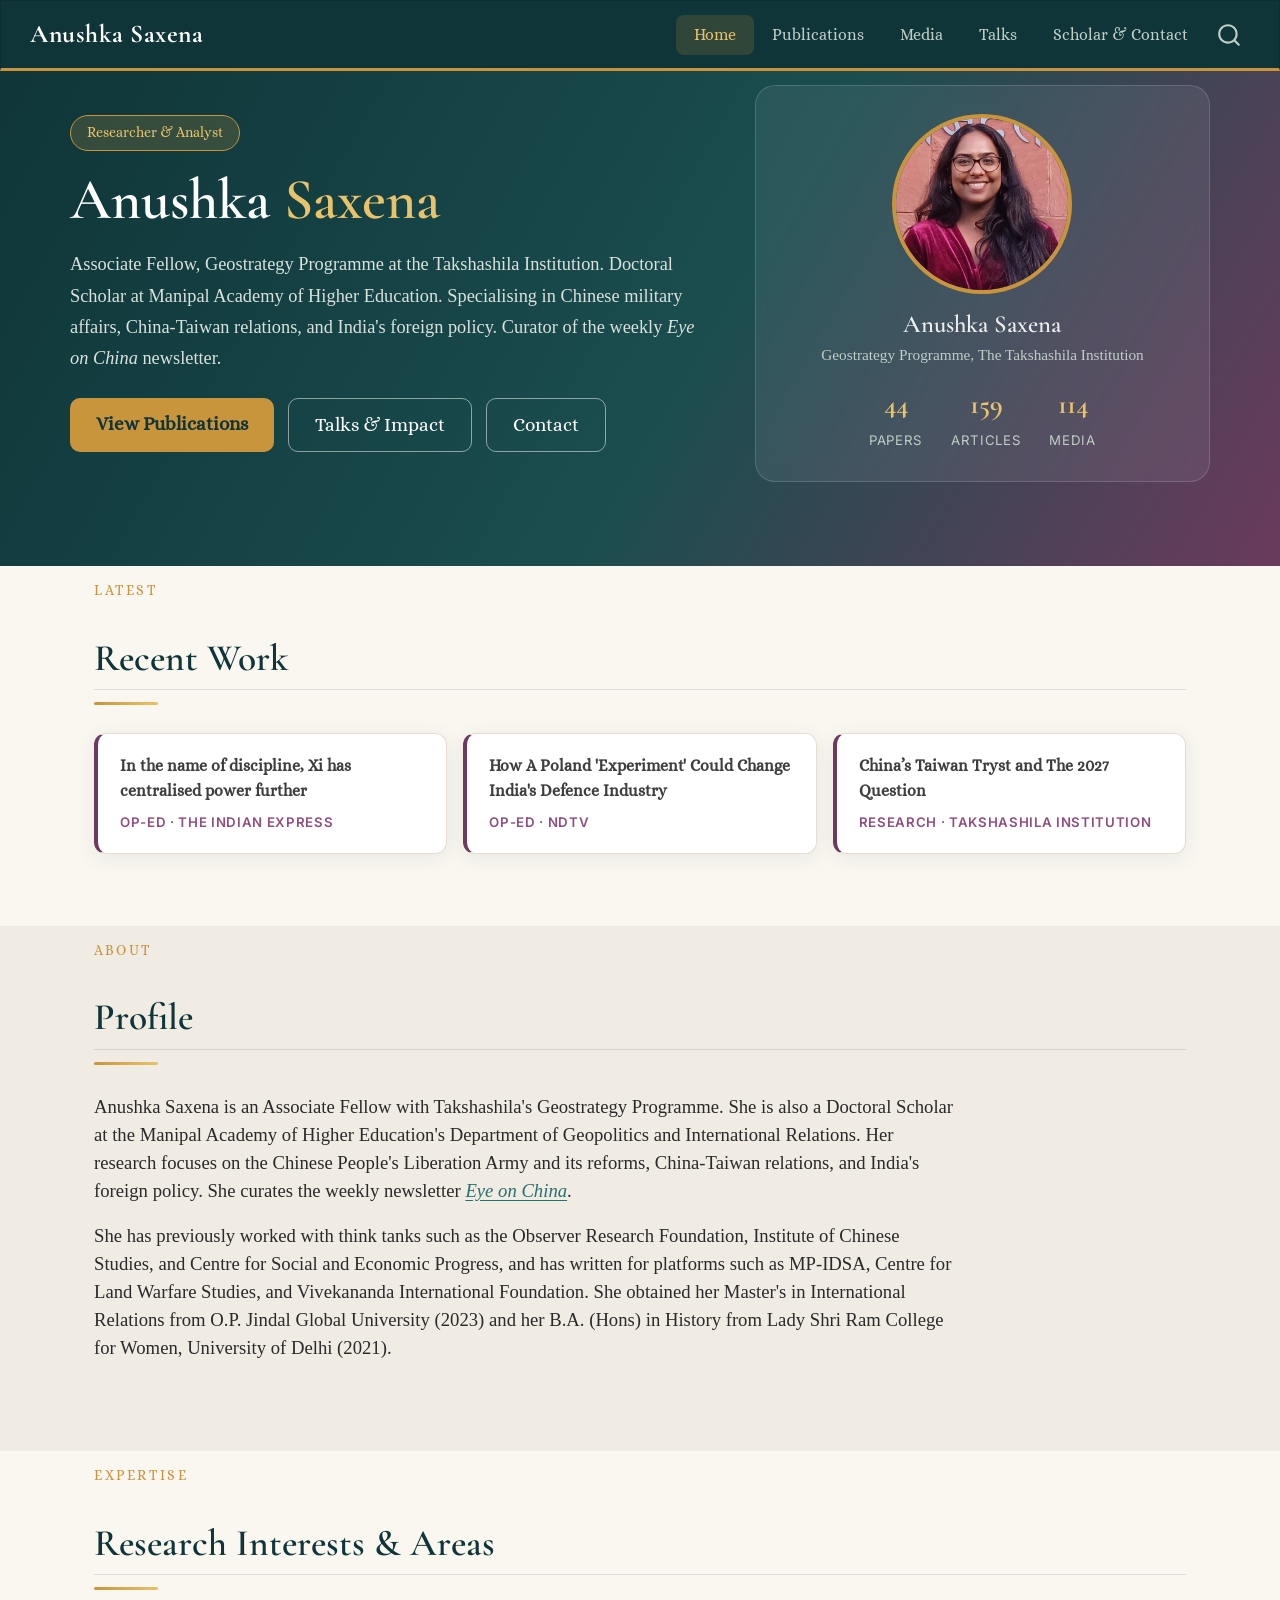
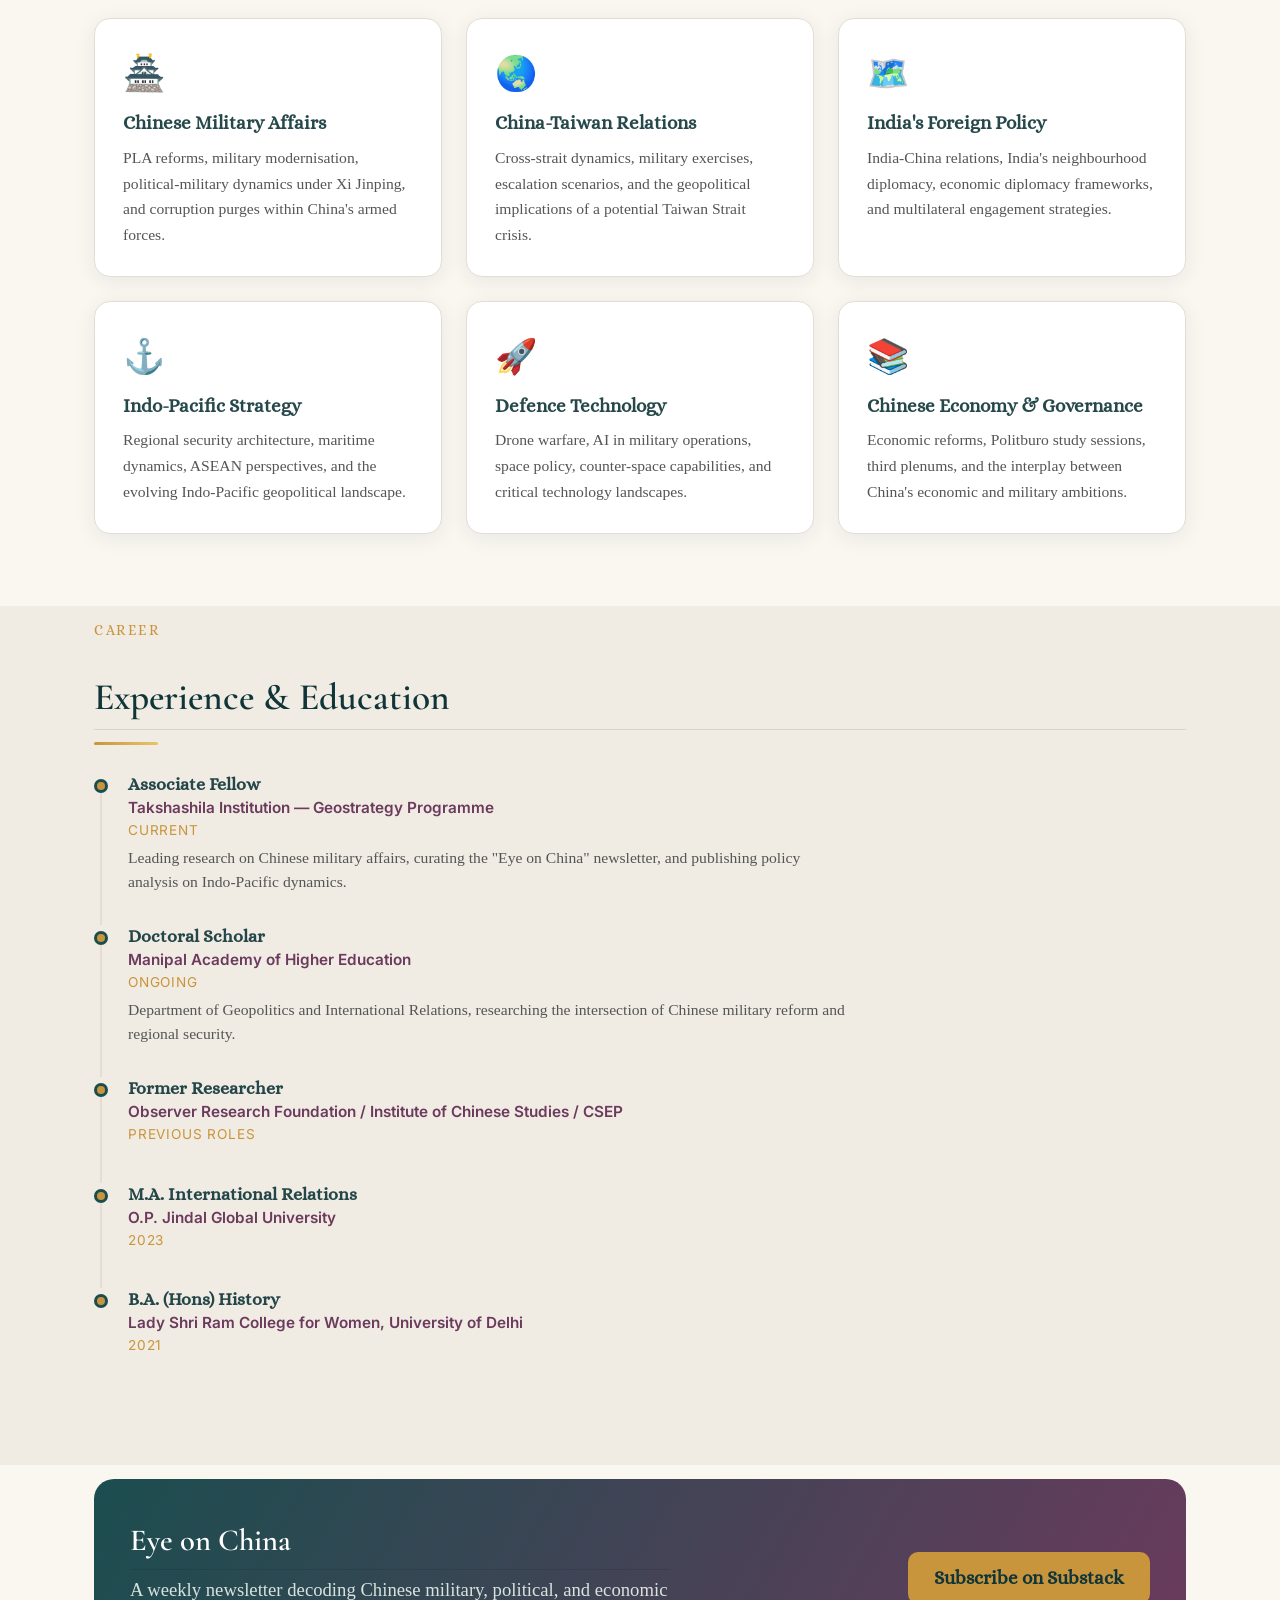
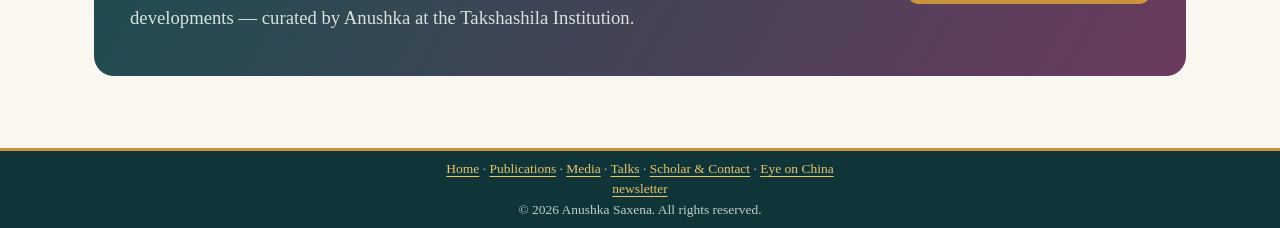
<file: index.html>
<!DOCTYPE html>
<html xmlns="http://www.w3.org/1999/xhtml" lang="en" xml:lang="en"><head>

<meta charset="utf-8">
<meta name="generator" content="quarto-1.11.9">

<meta name="viewport" content="width=device-width, initial-scale=1.0, user-scalable=yes">

<meta name="description" content="Associate Fellow at the Takshashila Institution specialising in Chinese military affairs, China-Taiwan relations, and India’s foreign policy.">

<title>Anushka Saxena | Researcher &amp; Analyst – Anushka Saxena</title>
<style>
/* Default styles provided by pandoc.
** See https://pandoc.org/MANUAL.html#variables-for-html for config info.
*/
span.smallcaps{font-variant: small-caps;}
div.columns{display: flex; gap: 1.5em;}
div.column{flex: auto;}
@media screen {
div.columns{gap: min(4vw, 1.5em);}
div.column{overflow-x: auto;}
}
div.hanging-indent{margin-left: 1.5em; text-indent: -1.5em;}
ul.task-list{list-style: none;}
ul.task-list li input[type="checkbox"] {
  width: 0.8em;
  margin: 0 0.8em 0.2em -1em; /* quarto-specific, see https://github.com/quarto-dev/quarto-cli/issues/4556 */ 
  vertical-align: middle;
}
</style>


<script src="site_libs/quarto-nav/quarto-nav.js"></script>
<script src="site_libs/quarto-nav/headroom.min.js"></script>
<script src="site_libs/clipboard/clipboard.min.js"></script>
<script src="site_libs/quarto-search/autocomplete.umd.js"></script>
<script src="site_libs/quarto-search/fuse.min.js"></script>
<script src="site_libs/quarto-search/quarto-search.js"></script>
<meta name="quarto:offset" content="./">
<link href="./assets/favicon.png" rel="icon" type="image/png">
<script src="site_libs/quarto-html/quarto.js" type="module"></script>
<script src="site_libs/quarto-html/tabsets/tabsets.js" type="module"></script>
<script src="site_libs/quarto-html/scrollable-regions/scrollable-regions.js" type="module"></script>
<script src="site_libs/quarto-html/popper.min.js"></script>
<script src="site_libs/quarto-html/tippy.umd.min.js"></script>
<script src="site_libs/quarto-html/anchor.min.js"></script>
<link href="site_libs/quarto-html/tippy.css" rel="stylesheet">
<link href="site_libs/quarto-html/quarto-syntax-highlighting-63b5708e65d6cd79cd7618c58d0c21e7.css" rel="stylesheet" id="quarto-text-highlighting-styles">
<script src="site_libs/bootstrap/bootstrap.min.js"></script>
<link href="site_libs/bootstrap/bootstrap-icons.css" rel="stylesheet">
<link href="site_libs/bootstrap/bootstrap-dee13b75c9d955c83fed9f02a4a6c469.min.css" rel="stylesheet" append-hash="true" id="quarto-bootstrap" data-mode="light">
<script id="quarto-search-options" type="application/json">{
  "location": "navbar",
  "copy-button": false,
  "collapse-after": 3,
  "panel-placement": "end",
  "type": "overlay",
  "limit": 50,
  "keyboard-shortcut": [
    "f",
    "/",
    "s"
  ],
  "show-item-context": false,
  "language": {
    "search-no-results-text": "No results",
    "search-matching-documents-text": "matching documents",
    "search-copy-link-title": "Copy link to search",
    "search-hide-matches-text": "Hide additional matches",
    "search-more-match-text": "more match in this document",
    "search-more-matches-text": "more matches in this document",
    "search-clear-button-title": "Clear",
    "search-text-placeholder": "",
    "search-detached-cancel-button-title": "Cancel",
    "search-submit-button-title": "Submit",
    "search-label": "Search"
  }
}</script>
<script type="application/ld+json">
{
  "@context": "https://schema.org",
  "@type": "Person",
  "name": "Anushka Saxena",
  "url": "https://anushkasaxena.com",
  "image": "https://anushkasaxena.com/assets/anushka-photo.jpg",
  "jobTitle": "Staff Research Analyst",
  "worksFor": {
    "@type": "Organization",
    "name": "The Takshashila Institution",
    "url": "https://takshashila.org.in"
  },
  "alumniOf": [
    { "@type": "CollegeOrUniversity", "name": "O.P. Jindal Global University" },
    { "@type": "CollegeOrUniversity", "name": "Lady Shri Ram College for Women, University of Delhi" }
  ],
  "knowsAbout": ["Chinese military affairs", "People's Liberation Army", "China-Taiwan relations", "India's foreign policy", "Indo-Pacific security"],
  "sameAs": [
    "https://x.com/SaxenaAnushka_",
    "https://www.linkedin.com/in/anushka-saxena-research-china/",
    "https://scholar.google.com/citations?user=vMQPQUsAAAAJ",
    "https://eyeonchina.substack.com",
    "https://takshashila.org.in/content/team/anushka-saxena.html"
  ]
}
</script>


<link rel="stylesheet" href="custom.css">
<meta property="og:title" content="Anushka Saxena | Researcher &amp; Analyst">
<meta property="og:description" content="Associate Fellow at the Takshashila Institution specialising in Chinese military affairs, China-Taiwan relations, and India’s foreign policy.">
<meta property="og:image" content="https://anushkasaxena.com/assets/anushka-photo.jpg">
<meta property="og:site_name" content="Anushka Saxena">
<meta property="og:image:height" content="566">
<meta property="og:image:width" content="566">
<meta name="twitter:title" content="Anushka Saxena | Researcher &amp; Analyst">
<meta name="twitter:description" content="Associate Fellow at the Takshashila Institution specialising in Chinese military affairs, China-Taiwan relations, and India’s foreign policy.">
<meta name="twitter:image" content="https://anushkasaxena.com/assets/anushka-photo.jpg">
<meta name="twitter:creator" content="@SaxenaAnushka_">
<meta name="twitter:card" content="summary_large_image">
</head>

<body class="nav-fixed fullcontent quarto-light"><a id="quarto-skip-link" class="visually-hidden-focusable" href="#quarto-content">Skip to main content</a>

<div id="quarto-search-results"></div>
  <header id="quarto-header" class="headroom fixed-top">
    <nav class="navbar navbar-expand-lg " data-bs-theme="dark" aria-label="Site">
      <div class="navbar-container container-fluid">
      <div class="navbar-brand-container mx-auto">
    <a class="navbar-brand" href="./index.html">
    <span class="navbar-title">Anushka Saxena</span>
    </a>
  </div>
          <button class="navbar-toggler" type="button" data-bs-toggle="collapse" data-bs-target="#navbarCollapse" aria-controls="navbarCollapse" aria-expanded="false" aria-label="Toggle navigation" onclick="if (window.quartoToggleHeadroom) { window.quartoToggleHeadroom(); }">
  <span class="navbar-toggler-icon"></span>
</button>
          <div class="collapse navbar-collapse" id="navbarCollapse">
            <ul class="navbar-nav navbar-nav-scroll ms-auto">
  <li class="nav-item">
    <a class="nav-link active" href="./index.html" aria-current="page"> 
<span class="menu-text">Home</span></a>
  </li>  
  <li class="nav-item">
    <a class="nav-link" href="./publications.html"> 
<span class="menu-text">Publications</span></a>
  </li>  
  <li class="nav-item">
    <a class="nav-link" href="./media.html"> 
<span class="menu-text">Media</span></a>
  </li>  
  <li class="nav-item">
    <a class="nav-link" href="./talks.html"> 
<span class="menu-text">Talks</span></a>
  </li>  
  <li class="nav-item">
    <a class="nav-link" href="./scholar.html"> 
<span class="menu-text">Scholar &amp; Contact</span></a>
  </li>  
</ul>
          </div> <!-- /navcollapse -->
            <div class="quarto-navbar-tools">
</div>
            <div id="quarto-search" class="" title="Search"></div>
      </div> <!-- /container-fluid -->
    </nav>
</header>
<!-- content -->
<div id="quarto-content" class="quarto-container page-layout-custom page-navbar" tabindex="-1">
<!-- sidebar -->
<!-- margin-sidebar -->
<!-- main -->




<section class="home-hero">
  <div class="home-hero-grid">
    <div>
      <div class="hero-badge">Researcher &amp; Analyst</div>
      <h1>Anushka <span class="highlight">Saxena</span></h1>
      <p class="hero-subtitle">
        Associate Fellow, Geostrategy Programme at the Takshashila Institution.
        Doctoral Scholar at Manipal Academy of Higher Education. Specialising in Chinese
        military affairs, China-Taiwan relations, and India's foreign policy. Curator of
        the weekly <em>Eye on China</em> newsletter.
      </p>
      <div class="hero-cta">
        <a class="btn-gold" href="publications.html">View Publications</a>
        <a class="btn-ghost" href="talks.html">Talks &amp; Impact</a>
        <a class="btn-ghost" href="scholar.html#contact">Contact</a>
      </div>
    </div>
    <div class="hero-photo-card">
      <img src="assets/anushka-photo.jpg" alt="Anushka Saxena">
      <h3>Anushka Saxena</h3>
      <p>Geostrategy Programme, The Takshashila Institution</p>
<div class="hero-stats"><div class="stat"><b>44</b><span>Papers</span></div><div class="stat"><b>159</b><span>Articles</span></div><div class="stat"><b>114</b><span>Media</span></div></div>
    </div>
  </div>
</section>

<section class="as-section">
  <div class="as-container">
    <div class="section-label">Latest</div>
    <h2 class="section-title">Recent Work</h2>
    <div class="gold-divider"></div>
<div class="quotes-grid">
<a class="quote-card" href="https://indianexpress.com/article/opinion/columns/in-the-name-of-discipline-xi-has-centralised-power-further-10943761" target="_blank" rel="noopener"><h3>In the name of discipline, Xi has centralised power further</h3><div class="source">Op-ed · The Indian Express</div></a>
<a class="quote-card" href="http://www.ndtv.com/opinion/how-a-poland-experiment-could-change-indias-defence-industry-12252592" target="_blank" rel="noopener"><h3>How A Poland 'Experiment' Could Change India's Defence Industry</h3><div class="source">Op-ed · NDTV</div></a>
<a class="quote-card" href="https://takshashila.org.in/content/publications/China-Taiwan-2027-20260903.html" target="_blank" rel="noopener"><h3>China’s Taiwan Tryst and The 2027 Question</h3><div class="source">Research · Takshashila Institution</div></a>
</div>
  </div>
</section>

<section class="as-section as-section-alt">
  <div class="as-container">
    <div class="section-label">About</div>
    <h2 class="section-title">Profile</h2>
    <div class="gold-divider"></div>
    <p style="max-width:860px;">Anushka Saxena is an Associate Fellow with Takshashila's Geostrategy Programme. She is also a Doctoral Scholar at the Manipal Academy of Higher Education's Department of Geopolitics and International Relations. Her research focuses on the Chinese People's Liberation Army and its reforms, China-Taiwan relations, and India's foreign policy. She curates the weekly newsletter <a href="https://eyeonchina.substack.com" target="_blank" rel="noopener"><em>Eye on China</em></a>.</p>
    <p style="max-width:860px;">She has previously worked with think tanks such as the Observer Research Foundation, Institute of Chinese Studies, and Centre for Social and Economic Progress, and has written for platforms such as MP-IDSA, Centre for Land Warfare Studies, and Vivekananda International Foundation. She obtained her Master's in International Relations from O.P. Jindal Global University (2023) and her B.A. (Hons) in History from Lady Shri Ram College for Women, University of Delhi (2021).</p>
  </div>
</section>

<section class="as-section">
  <div class="as-container">
    <div class="section-label">Expertise</div>
    <h2 class="section-title">Research Interests &amp; Areas</h2>
    <div class="gold-divider"></div>
    <div class="research-grid">
      <div class="research-card"><div class="research-icon">🏯</div><h3>Chinese Military Affairs</h3><p>PLA reforms, military modernisation, political-military dynamics under Xi Jinping, and corruption purges within China's armed forces.</p></div>
      <div class="research-card"><div class="research-icon">🌏</div><h3>China-Taiwan Relations</h3><p>Cross-strait dynamics, military exercises, escalation scenarios, and the geopolitical implications of a potential Taiwan Strait crisis.</p></div>
      <div class="research-card"><div class="research-icon">🗺️</div><h3>India's Foreign Policy</h3><p>India-China relations, India's neighbourhood diplomacy, economic diplomacy frameworks, and multilateral engagement strategies.</p></div>
      <div class="research-card"><div class="research-icon">⚓</div><h3>Indo-Pacific Strategy</h3><p>Regional security architecture, maritime dynamics, ASEAN perspectives, and the evolving Indo-Pacific geopolitical landscape.</p></div>
      <div class="research-card"><div class="research-icon">🚀</div><h3>Defence Technology</h3><p>Drone warfare, AI in military operations, space policy, counter-space capabilities, and critical technology landscapes.</p></div>
      <div class="research-card"><div class="research-icon">📚</div><h3>Chinese Economy &amp; Governance</h3><p>Economic reforms, Politburo study sessions, third plenums, and the interplay between China's economic and military ambitions.</p></div>
    </div>
  </div>
</section>

<section class="as-section as-section-alt">
  <div class="as-container">
    <div class="section-label">Career</div>
    <h2 class="section-title">Experience &amp; Education</h2>
    <div class="gold-divider"></div>
    <div class="timeline">
      <div class="timeline-item">
        <div class="timeline-marker"><div class="timeline-dot"></div><div class="timeline-line"></div></div>
        <div class="timeline-content">
          <h4>Associate Fellow</h4>
          <div class="org">Takshashila Institution — Geostrategy Programme</div>
          <div class="period">Current</div>
          <p>Leading research on Chinese military affairs, curating the "Eye on China" newsletter, and publishing policy analysis on Indo-Pacific dynamics.</p>
        </div>
      </div>
      <div class="timeline-item">
        <div class="timeline-marker"><div class="timeline-dot"></div><div class="timeline-line"></div></div>
        <div class="timeline-content">
          <h4>Doctoral Scholar</h4>
          <div class="org">Manipal Academy of Higher Education</div>
          <div class="period">Ongoing</div>
          <p>Department of Geopolitics and International Relations, researching the intersection of Chinese military reform and regional security.</p>
        </div>
      </div>
      <div class="timeline-item">
        <div class="timeline-marker"><div class="timeline-dot"></div><div class="timeline-line"></div></div>
        <div class="timeline-content">
          <h4>Former Researcher</h4>
          <div class="org">Observer Research Foundation / Institute of Chinese Studies / CSEP</div>
          <div class="period">Previous roles</div>
        </div>
      </div>
      <div class="timeline-item">
        <div class="timeline-marker"><div class="timeline-dot"></div><div class="timeline-line"></div></div>
        <div class="timeline-content">
          <h4>M.A. International Relations</h4>
          <div class="org">O.P. Jindal Global University</div>
          <div class="period">2023</div>
        </div>
      </div>
      <div class="timeline-item">
        <div class="timeline-marker"><div class="timeline-dot"></div></div>
        <div class="timeline-content">
          <h4>B.A. (Hons) History</h4>
          <div class="org">Lady Shri Ram College for Women, University of Delhi</div>
          <div class="period">2021</div>
        </div>
      </div>
    </div>
  </div>
</section>

<section class="as-section">
  <div class="as-container">
    <div class="cta-band">
      <div>
        <h2>Eye on China</h2>
        <p>A weekly newsletter decoding Chinese military, political, and economic developments — curated by Anushka at the Takshashila Institution.</p>
      </div>
      <a class="btn-gold" href="https://eyeonchina.substack.com" target="_blank" rel="noopener">Subscribe on Substack</a>
    </div>
  </div>
</section>




<script id="quarto-html-after-body" type="application/javascript">
  window.document.addEventListener("DOMContentLoaded", function (event) {
    const icon = "";
    const anchorJS = new window.AnchorJS();
    anchorJS.options = {
      placement: 'right',
      icon: icon
    };
    anchorJS.add('.anchored');
    const isCodeAnnotation = (el) => {
      for (const clz of el.classList) {
        if (clz.startsWith('code-annotation-')) {                     
          return true;
        }
      }
      return false;
    }
    const onCopySuccess = function(e) {
      // button target
      const button = e.trigger;
      // don't keep focus
      button.blur();
      // flash "checked"
      button.classList.add('code-copy-button-checked');
      var currentTitle = button.getAttribute("title");
      button.setAttribute("title", "Copied!");
      let tooltip;
      if (window.bootstrap) {
        button.setAttribute("data-bs-toggle", "tooltip");
        button.setAttribute("data-bs-placement", "left");
        button.setAttribute("data-bs-title", "Copied!");
        tooltip = new bootstrap.Tooltip(button, 
          { trigger: "manual", 
            customClass: "code-copy-button-tooltip",
            offset: [0, -8]});
        tooltip.show();    
      }
      setTimeout(function() {
        if (tooltip) {
          tooltip.hide();
          button.removeAttribute("data-bs-title");
          button.removeAttribute("data-bs-toggle");
          button.removeAttribute("data-bs-placement");
        }
        button.setAttribute("title", currentTitle);
        button.classList.remove('code-copy-button-checked');
      }, 1000);
      // clear code selection
      e.clearSelection();
    }
    const getTextToCopy = function(trigger) {
      const outerScaffold = trigger.parentElement.cloneNode(true);
      const codeEl = outerScaffold.querySelector('code');
      for (const childEl of codeEl.children) {
        if (isCodeAnnotation(childEl)) {
          childEl.remove();
        }
      }
      return codeEl.innerText;
    }
    const clipboard = new window.ClipboardJS('.code-copy-button:not([data-in-quarto-modal])', {
      text: getTextToCopy
    });
    clipboard.on('success', onCopySuccess);
    if (window.document.getElementById('quarto-embedded-source-code-modal')) {
      const clipboardModal = new window.ClipboardJS('.code-copy-button[data-in-quarto-modal]', {
        text: getTextToCopy,
        container: window.document.getElementById('quarto-embedded-source-code-modal')
      });
      clipboardModal.on('success', onCopySuccess);
    }
      var localhostRegex = new RegExp(/^(?:http|https):\/\/localhost\:?[0-9]*\//);
      var mailtoRegex = new RegExp(/^mailto:/);
        var filterRegex = new RegExp("https:\/\/anushkasaxena\.com");
      const newWindowLabel = "(opens in a new tab)";
      const newWindowNoteId = "quarto-ext-newwindow-label";
      // Links reference one hidden label through aria-describedby, so the
      // announcement never changes their accessible name.
      var describeNewWindow = (link) => {
        if (!window.document.getElementById(newWindowNoteId)) {
          var newWindowNote = window.document.createElement("span");
          newWindowNote.id = newWindowNoteId;
          newWindowNote.hidden = true;
          newWindowNote.textContent = newWindowLabel;
          window.document.body.appendChild(newWindowNote);
        }
        var describedBy = (link.getAttribute("aria-describedby") || "").split(/\s+/).filter(Boolean);
        if (!describedBy.includes(newWindowNoteId)) {
          describedBy.push(newWindowNoteId);
          link.setAttribute("aria-describedby", describedBy.join(" "));
        }
      }
      var isInternal = (href) => {
          return filterRegex.test(href) || localhostRegex.test(href) || mailtoRegex.test(href);
      }
      // Inspect non-navigation links and adorn them if external
      window.quartoDecorateExternalLinks = function (root) {
     var links = (root || window.document).querySelectorAll('a[href]:not(.nav-link):not(.navbar-brand):not(.toc-action):not(.sidebar-link):not(.sidebar-item-toggle):not(.pagination-link):not(.no-external):not([aria-hidden]):not(.dropdown-item):not(.quarto-navigation-tool):not(.about-link)');
      for (var i=0; i<links.length; i++) {
        const link = links[i];
        if (!isInternal(link.href)) {
          // undo the damage that might have been done by quarto-nav.js in the case of
          // links that we want to consider external
          if (link.dataset.originalHref !== undefined) {
            link.href = link.dataset.originalHref;
          }
            // target, if specified
            link.setAttribute("target", "_blank");
            if (link.getAttribute("rel") === null) {
              link.setAttribute("rel", "noopener");
            }
            describeNewWindow(link);
          if (!link.classList.contains('no-external-icon')) {
          }
        }
      }
      };
      window.quartoDecorateExternalLinks(window.document);
    // Esc closes the popup (WCAG 1.4.13) and focus leaving both trigger and
    // popup closes it (WCAG 2.4.11); tippy handles neither for interactive popups.
    const hideOnEscAndFocusOut = {
      name: 'hideOnEscAndFocusOut',
      defaultValue: true,
      fn(instance) {
        const dismiss = () => {
          // A show scheduled by the trigger delay would otherwise reopen it
          instance.clearDelayTimeouts();
          instance.hide();
        };
        const onKeyDown = (event) => {
          if (event.key !== 'Escape') {
            return;
          }
          // Keep Esc from also reaching page handlers (e.g. reveal.js overview),
          // except an open reveal.js slide menu, which Esc should close too.
          // The menu handles keys only when its keyboard option is on.
          const menuHandlesEsc = window.Reveal?.getPlugin?.('menu')?.isOpen() &&
            window.Reveal.getConfig().menu?.keyboard !== false;
          if (!menuHandlesEsc) {
            event.stopPropagation();
          }
          if (instance.popper.contains(window.document.activeElement)) {
            // Disabled while refocusing so the focus trigger does not reopen it
            instance.disable();
            instance.reference.focus();
            instance.enable();
          }
          dismiss();
        };
        const onFocusOut = (event) => {
          const target = event.relatedTarget;
          if (target && !instance.reference.contains(target) &&
              !instance.popper.contains(target)) {
            dismiss();
          }
        };
        // On the trigger too: a click trigger (code-annotations: select) has no
        // blur handling. Attached for the instance's lifetime so leaving the
        // trigger also cancels a show still pending on the trigger delay.
        instance.reference.addEventListener('focusout', onFocusOut);
        return {
          onShow() {
            window.document.addEventListener('keydown', onKeyDown, true);
            instance.popper.addEventListener('focusout', onFocusOut);
          },
          onHide() {
            window.document.removeEventListener('keydown', onKeyDown, true);
            instance.popper.removeEventListener('focusout', onFocusOut);
          },
          onDestroy() {
            instance.reference.removeEventListener('focusout', onFocusOut);
          },
        };
      },
    };
    function tippyHover(el, contentFn, onTriggerFn, onUntriggerFn) {
      const config = {
        allowHTML: true,
        maxWidth: 500,
        delay: 100,
        arrow: false,
        appendTo: function(el) {
            return el.parentElement;
        },
        interactive: true,
        interactiveBorder: 10,
        theme: 'quarto',
        placement: 'bottom-start',
        plugins: [hideOnEscAndFocusOut],
      };
      if (contentFn) {
        config.content = contentFn;
      }
      if (onTriggerFn) {
        config.onTrigger = onTriggerFn;
      }
      if (onUntriggerFn) {
        config.onUntrigger = onUntriggerFn;
      }
      window.tippy(el, config); 
    }
    const noterefs = window.document.querySelectorAll('a[role="doc-noteref"]');
    for (var i=0; i<noterefs.length; i++) {
      const ref = noterefs[i];
      tippyHover(ref, function() {
        // use id or data attribute instead here
        let href = ref.getAttribute('data-footnote-href') || ref.getAttribute('href');
        try { href = new URL(href).hash; } catch {}
        const id = href.replace(/^#\/?/, "");
        const note = window.document.getElementById(id);
        if (note) {
          return note.innerHTML;
        } else {
          return "";
        }
      });
    }
    const xrefs = window.document.querySelectorAll('a.quarto-xref');
    const processXRef = (id, note) => {
      // Strip column container classes
      const stripColumnClz = (el) => {
        el.classList.remove("page-full", "page-columns");
        if (el.children) {
          for (const child of el.children) {
            stripColumnClz(child);
          }
        }
      }
      stripColumnClz(note)
      if (id === null || id.startsWith('sec-')) {
        // Special case sections, only their first couple elements
        const container = document.createElement("div");
        if (note.children && note.children.length > 2) {
          container.appendChild(note.children[0].cloneNode(true));
          for (let i = 1; i < note.children.length; i++) {
            const child = note.children[i];
            if (child.tagName === "P" && child.innerText === "") {
              continue;
            } else {
              container.appendChild(child.cloneNode(true));
              break;
            }
          }
          if (window.Quarto?.typesetMath) {
            window.Quarto.typesetMath(container);
          }
          return container.innerHTML
        } else {
          if (window.Quarto?.typesetMath) {
            window.Quarto.typesetMath(note);
          }
          return note.innerHTML;
        }
      } else {
        // Remove any anchor links if they are present
        const anchorLink = note.querySelector('a.anchorjs-link');
        if (anchorLink) {
          anchorLink.remove();
        }
        if (window.Quarto?.typesetMath) {
          window.Quarto.typesetMath(note);
        }
        if (note.classList.contains("callout")) {
          return note.outerHTML;
        } else {
          return note.innerHTML;
        }
      }
    }
    for (var i=0; i<xrefs.length; i++) {
      const xref = xrefs[i];
      tippyHover(xref, undefined, function(instance) {
        instance.disable();
        let url = xref.getAttribute('href');
        let hash = undefined; 
        if (url.startsWith('#')) {
          hash = url;
        } else {
          try { hash = new URL(url).hash; } catch {}
        }
        if (hash) {
          const id = hash.replace(/^#\/?/, "");
          const note = window.document.getElementById(id);
          if (note !== null) {
            try {
              const html = processXRef(id, note.cloneNode(true));
              instance.setContent(html);
            } finally {
              instance.enable();
              instance.show();
            }
          } else {
            // See if we can fetch this
            fetch(url.split('#')[0])
            .then(res => res.text())
            .then(html => {
              const parser = new DOMParser();
              const htmlDoc = parser.parseFromString(html, "text/html");
              const note = htmlDoc.getElementById(id);
              if (note !== null) {
                const html = processXRef(id, note);
                instance.setContent(html);
              } 
            }).finally(() => {
              instance.enable();
              instance.show();
            });
          }
        } else {
          // See if we can fetch a full url (with no hash to target)
          // This is a special case and we should probably do some content thinning / targeting
          fetch(url)
          .then(res => res.text())
          .then(html => {
            const parser = new DOMParser();
            const htmlDoc = parser.parseFromString(html, "text/html");
            const note = htmlDoc.querySelector('main.content');
            if (note !== null) {
              // This should only happen for chapter cross references
              // (since there is no id in the URL)
              // remove the first header
              if (note.children.length > 0 && note.children[0].tagName === "HEADER") {
                note.children[0].remove();
              }
              const html = processXRef(null, note);
              instance.setContent(html);
            } 
          }).finally(() => {
            instance.enable();
            instance.show();
          });
        }
      }, function(instance) {
      });
    }
        let selectedAnnoteEl;
        const selectorForAnnotation = ( cell, annotation) => {
          let cellAttr = 'data-code-cell="' + cell + '"';
          let lineAttr = 'data-code-annotation="' +  annotation + '"';
          const selector = 'span[' + cellAttr + '][' + lineAttr + ']';
          return selector;
        }
        const selectCodeLines = (annoteEl) => {
          const doc = window.document;
          const targetCell = annoteEl.getAttribute("data-target-cell");
          const targetAnnotation = annoteEl.getAttribute("data-target-annotation");
          const annoteSpan = window.document.querySelector(selectorForAnnotation(targetCell, targetAnnotation));
          const lines = annoteSpan.getAttribute("data-code-lines").split(",");
          const lineIds = lines.map((line) => {
            return targetCell + "-" + line;
          })
          // Each band is positioned against its own containing block, which is
          // not the offsetParent of the lines, so place it from client rects.
          const placeBand = (band, firstEl, lastEl, codeBlock) => {
            const container = band.offsetParent;
            if (container === null) {
              return;
            }
            const containerRect = container.getBoundingClientRect();
            // Reveal.js scales slides with a transform, so convert client
            // pixels back to the CSS pixels of the container.
            const scale = containerRect.height / container.offsetHeight || 1;
            const firstRect = firstEl.getBoundingClientRect();
            const lastRect = lastEl.getBoundingClientRect();
            const top = (firstRect.top - containerRect.top) / scale - container.clientTop + container.scrollTop;
            const height = (lastRect.bottom - firstRect.top) / scale;
            band.style.top = top - 2 + "px";
            band.style.height = height + 4 + "px";
            if (codeBlock) {
              // Without the copy button wrapper, the containing block is wider
              // than the code block, so span the code block explicitly.
              const blockRect = codeBlock.getBoundingClientRect();
              band.style.left = (blockRect.left - containerRect.left) / scale - container.clientLeft + container.scrollLeft + "px";
              band.style.width = blockRect.width / scale + "px";
            }
          };
          if (lineIds.length > 0) {
            const el = window.document.getElementById(lineIds[0]);
            const lastEl = window.document.getElementById(lineIds[lineIds.length - 1]);
            const parent = el.parentElement.parentElement;
            // cook up a div (if necessary) and position it
            let div = window.document.getElementById("code-annotation-line-highlight");
            if (div === null) {
              div = window.document.createElement("div");
              div.setAttribute("id", "code-annotation-line-highlight");
              div.style.position = 'absolute';
              parent.appendChild(div);
            }
            placeBand(div, el, lastEl, parent.closest("div.sourceCode") || parent);
            let gutterDiv = window.document.getElementById("code-annotation-line-highlight-gutter");
            if (gutterDiv === null) {
              gutterDiv = window.document.createElement("div");
              gutterDiv.setAttribute("id", "code-annotation-line-highlight-gutter");
              gutterDiv.style.position = 'absolute';
              const codeCell = window.document.getElementById(targetCell);
              const gutter = codeCell.querySelector('.code-annotation-gutter');
              gutter.appendChild(gutterDiv);
            }
            placeBand(gutterDiv, el, lastEl);
            selectedAnnoteEl = annoteEl;
          }
        };
        const unselectCodeLines = () => {
          const elementsIds = ["code-annotation-line-highlight", "code-annotation-line-highlight-gutter"];
          elementsIds.forEach((elId) => {
            const div = window.document.getElementById(elId);
            if (div) {
              div.remove();
            }
          });
          selectedAnnoteEl = undefined;
        };
          // Handle positioning of the toggle
      window.addEventListener(
        "resize",
        throttle(() => {
          elRect = undefined;
          if (selectedAnnoteEl) {
            selectCodeLines(selectedAnnoteEl);
          }
        }, 10)
      );
      function throttle(fn, ms) {
      let throttle = false;
      let timer;
        return (...args) => {
          if(!throttle) { // first call gets through
              fn.apply(this, args);
              throttle = true;
          } else { // all the others get throttled
              if(timer) clearTimeout(timer); // cancel #2
              timer = setTimeout(() => {
                fn.apply(this, args);
                timer = throttle = false;
              }, ms);
          }
        };
      }
        // Attach click handler to the DT
        const annoteDls = window.document.querySelectorAll('dt[data-target-cell]');
        for (const annoteDlNode of annoteDls) {
          annoteDlNode.addEventListener('click', (event) => {
            const clickedEl = event.target;
            if (clickedEl !== selectedAnnoteEl) {
              unselectCodeLines();
              const activeEl = window.document.querySelector('dt[data-target-cell].code-annotation-active');
              if (activeEl) {
                activeEl.classList.remove('code-annotation-active');
              }
              selectCodeLines(clickedEl);
              clickedEl.classList.add('code-annotation-active');
            } else {
              // Unselect the line
              unselectCodeLines();
              clickedEl.classList.remove('code-annotation-active');
            }
          });
        }
    const findCites = (el) => {
      const parentEl = el.parentElement;
      if (parentEl) {
        const cites = parentEl.dataset.cites;
        if (cites) {
          return {
            el,
            cites: cites.split(' ')
          };
        } else {
          return findCites(el.parentElement)
        }
      } else {
        return undefined;
      }
    };
    var bibliorefs = window.document.querySelectorAll('a[role="doc-biblioref"]');
    for (var i=0; i<bibliorefs.length; i++) {
      const ref = bibliorefs[i];
      const citeInfo = findCites(ref);
      if (citeInfo) {
        tippyHover(citeInfo.el, function() {
          var popup = window.document.createElement('div');
          citeInfo.cites.forEach(function(cite) {
            var citeDiv = window.document.createElement('div');
            citeDiv.classList.add('hanging-indent');
            citeDiv.classList.add('csl-entry');
            var biblioDiv = window.document.getElementById('ref-' + cite);
            if (biblioDiv) {
              citeDiv.innerHTML = biblioDiv.innerHTML;
            }
            popup.appendChild(citeDiv);
          });
          return popup.innerHTML;
        });
      }
    }
  });
  </script>
  <script type="application/javascript">
  window.quartoScrollableRegionsLabels = {"code":"Scrollable code","output":"Scrollable output"};
  </script>
</div> <!-- /content -->
<footer class="footer">
  <div class="nav-footer">
    <div class="nav-footer-left">
      &nbsp;
    </div>   
    <div class="nav-footer-center">
<p><a href="index.html">Home</a> · <a href="publications.html">Publications</a> · <a href="media.html">Media</a> · <a href="talks.html">Talks</a> · <a href="scholar.html">Scholar &amp; Contact</a> · <a href="https://eyeonchina.substack.com">Eye on China newsletter</a><br> © 2026 Anushka Saxena. All rights reserved.</p>
</div>
    <div class="nav-footer-right">
      &nbsp;
    </div>
  </div>
</footer>




</body></html>
</file>
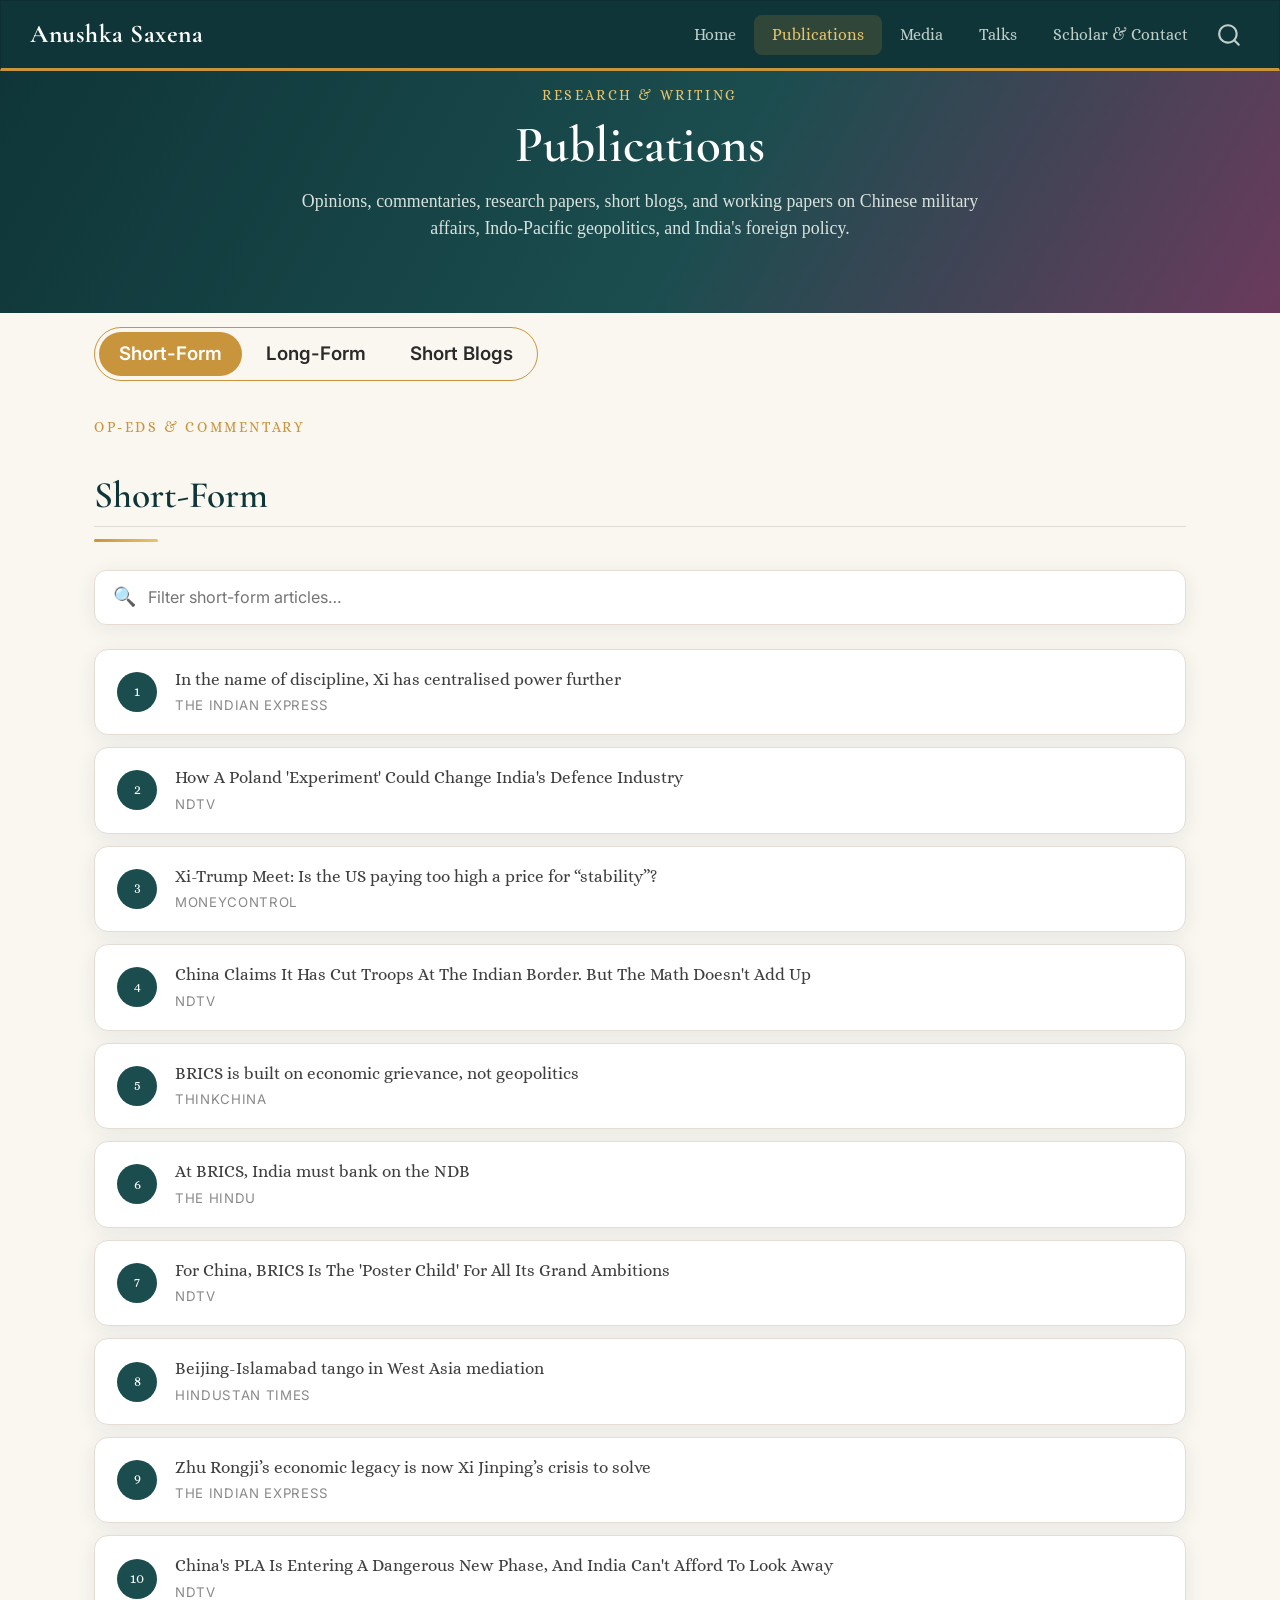
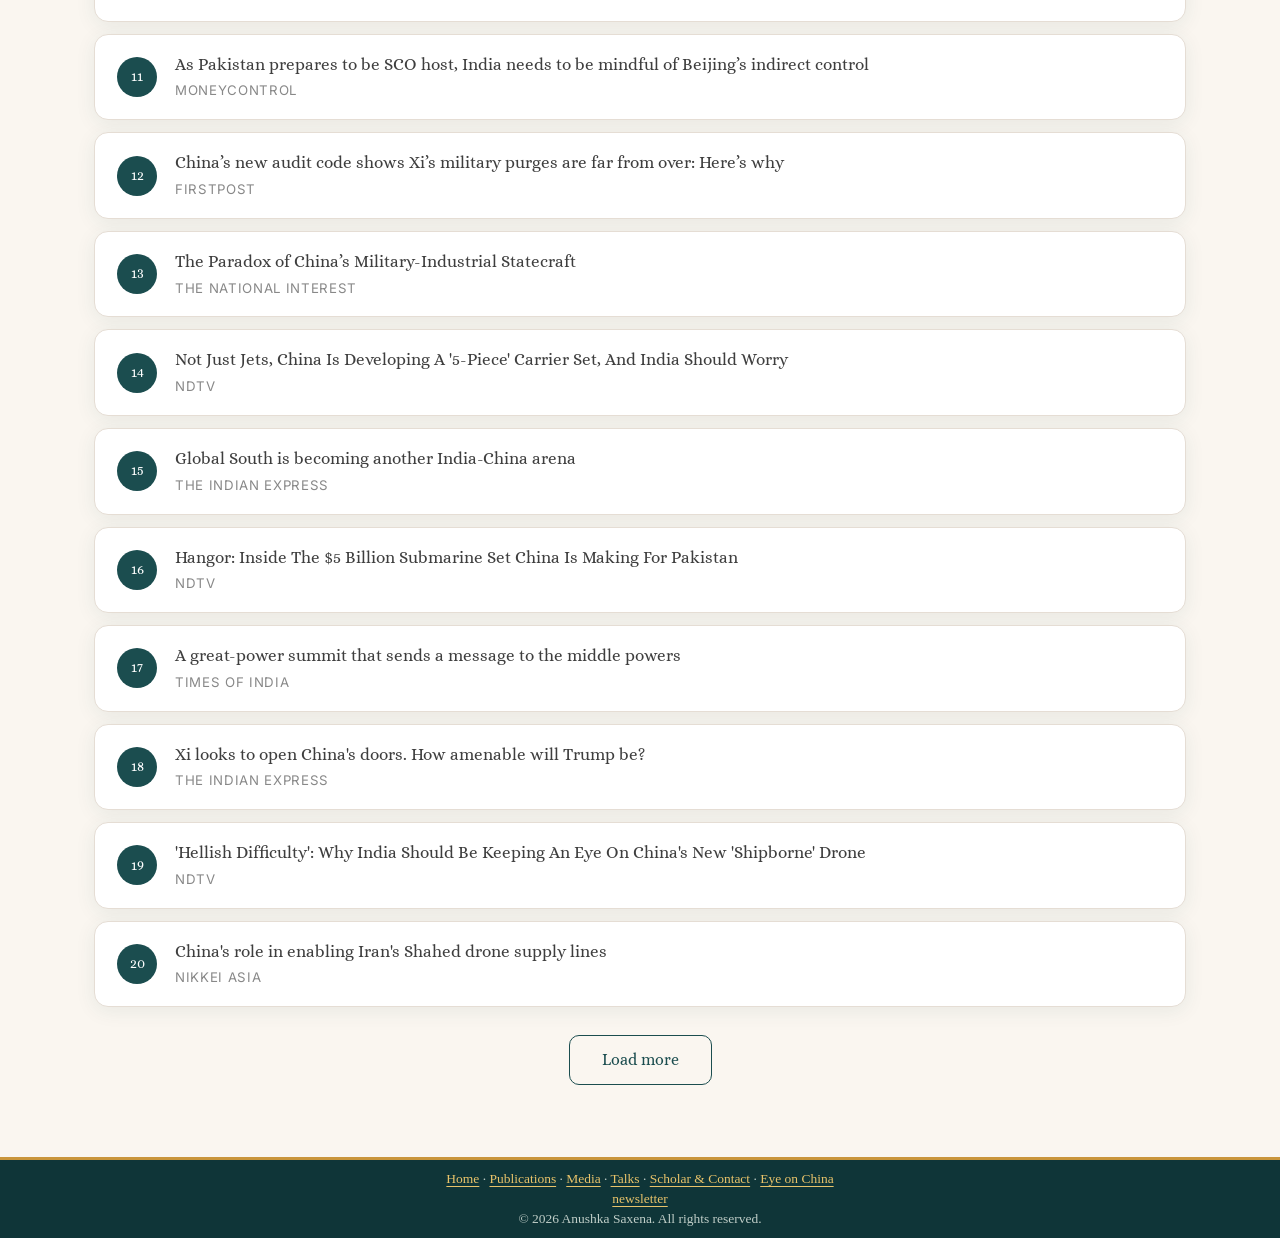
<file: publications.html>
<!DOCTYPE html>
<html xmlns="http://www.w3.org/1999/xhtml" lang="en" xml:lang="en"><head>

<meta charset="utf-8">
<meta name="generator" content="quarto-1.11.9">

<meta name="viewport" content="width=device-width, initial-scale=1.0, user-scalable=yes">

<meta name="description" content="Op-eds, commentaries, research papers, short blogs, and working papers by Anushka Saxena on Chinese military affairs, Indo-Pacific geopolitics, and India’s foreign policy.">

<title>Publications – Anushka Saxena</title>
<style>
/* Default styles provided by pandoc.
** See https://pandoc.org/MANUAL.html#variables-for-html for config info.
*/
span.smallcaps{font-variant: small-caps;}
div.columns{display: flex; gap: 1.5em;}
div.column{flex: auto;}
@media screen {
div.columns{gap: min(4vw, 1.5em);}
div.column{overflow-x: auto;}
}
div.hanging-indent{margin-left: 1.5em; text-indent: -1.5em;}
ul.task-list{list-style: none;}
ul.task-list li input[type="checkbox"] {
  width: 0.8em;
  margin: 0 0.8em 0.2em -1em; /* quarto-specific, see https://github.com/quarto-dev/quarto-cli/issues/4556 */ 
  vertical-align: middle;
}
</style>


<script src="site_libs/quarto-nav/quarto-nav.js"></script>
<script src="site_libs/quarto-nav/headroom.min.js"></script>
<script src="site_libs/clipboard/clipboard.min.js"></script>
<script src="site_libs/quarto-search/autocomplete.umd.js"></script>
<script src="site_libs/quarto-search/fuse.min.js"></script>
<script src="site_libs/quarto-search/quarto-search.js"></script>
<meta name="quarto:offset" content="./">
<link href="./assets/favicon.png" rel="icon" type="image/png">
<script src="site_libs/quarto-html/quarto.js" type="module"></script>
<script src="site_libs/quarto-html/tabsets/tabsets.js" type="module"></script>
<script src="site_libs/quarto-html/scrollable-regions/scrollable-regions.js" type="module"></script>
<script src="site_libs/quarto-html/popper.min.js"></script>
<script src="site_libs/quarto-html/tippy.umd.min.js"></script>
<script src="site_libs/quarto-html/anchor.min.js"></script>
<link href="site_libs/quarto-html/tippy.css" rel="stylesheet">
<link href="site_libs/quarto-html/quarto-syntax-highlighting-63b5708e65d6cd79cd7618c58d0c21e7.css" rel="stylesheet" id="quarto-text-highlighting-styles">
<script src="site_libs/bootstrap/bootstrap.min.js"></script>
<link href="site_libs/bootstrap/bootstrap-icons.css" rel="stylesheet">
<link href="site_libs/bootstrap/bootstrap-dee13b75c9d955c83fed9f02a4a6c469.min.css" rel="stylesheet" append-hash="true" id="quarto-bootstrap" data-mode="light">
<script id="quarto-search-options" type="application/json">{
  "location": "navbar",
  "copy-button": false,
  "collapse-after": 3,
  "panel-placement": "end",
  "type": "overlay",
  "limit": 50,
  "keyboard-shortcut": [
    "f",
    "/",
    "s"
  ],
  "show-item-context": false,
  "language": {
    "search-no-results-text": "No results",
    "search-matching-documents-text": "matching documents",
    "search-copy-link-title": "Copy link to search",
    "search-hide-matches-text": "Hide additional matches",
    "search-more-match-text": "more match in this document",
    "search-more-matches-text": "more matches in this document",
    "search-clear-button-title": "Clear",
    "search-text-placeholder": "",
    "search-detached-cancel-button-title": "Cancel",
    "search-submit-button-title": "Submit",
    "search-label": "Search"
  }
}</script>
<script type="application/ld+json">
{
  "@context": "https://schema.org",
  "@type": "Person",
  "name": "Anushka Saxena",
  "url": "https://anushkasaxena.com",
  "image": "https://anushkasaxena.com/assets/anushka-photo.jpg",
  "jobTitle": "Staff Research Analyst",
  "worksFor": {
    "@type": "Organization",
    "name": "The Takshashila Institution",
    "url": "https://takshashila.org.in"
  },
  "alumniOf": [
    { "@type": "CollegeOrUniversity", "name": "O.P. Jindal Global University" },
    { "@type": "CollegeOrUniversity", "name": "Lady Shri Ram College for Women, University of Delhi" }
  ],
  "knowsAbout": ["Chinese military affairs", "People's Liberation Army", "China-Taiwan relations", "India's foreign policy", "Indo-Pacific security"],
  "sameAs": [
    "https://x.com/SaxenaAnushka_",
    "https://www.linkedin.com/in/anushka-saxena-research-china/",
    "https://scholar.google.com/citations?user=vMQPQUsAAAAJ",
    "https://eyeonchina.substack.com",
    "https://takshashila.org.in/content/team/anushka-saxena.html"
  ]
}
</script>


<link rel="stylesheet" href="custom.css">
<meta property="og:title" content="Publications">
<meta property="og:description" content="Op-eds, commentaries, research papers, short blogs, and working papers by Anushka Saxena on Chinese military affairs, Indo-Pacific geopolitics, and India’s foreign policy.">
<meta property="og:image" content="https://anushkasaxena.com/assets/anushka-photo.jpg">
<meta property="og:site_name" content="Anushka Saxena">
<meta property="og:image:height" content="566">
<meta property="og:image:width" content="566">
<meta name="twitter:title" content="Publications">
<meta name="twitter:description" content="Op-eds, commentaries, research papers, short blogs, and working papers by Anushka Saxena on Chinese military affairs, Indo-Pacific geopolitics, and India’s foreign policy.">
<meta name="twitter:image" content="https://anushkasaxena.com/assets/anushka-photo.jpg">
<meta name="twitter:creator" content="@SaxenaAnushka_">
<meta name="twitter:card" content="summary_large_image">
</head>

<body class="nav-fixed fullcontent quarto-light"><a id="quarto-skip-link" class="visually-hidden-focusable" href="#quarto-content">Skip to main content</a>

<div id="quarto-search-results"></div>
  <header id="quarto-header" class="headroom fixed-top">
    <nav class="navbar navbar-expand-lg " data-bs-theme="dark" aria-label="Site">
      <div class="navbar-container container-fluid">
      <div class="navbar-brand-container mx-auto">
    <a class="navbar-brand" href="./index.html">
    <span class="navbar-title">Anushka Saxena</span>
    </a>
  </div>
          <button class="navbar-toggler" type="button" data-bs-toggle="collapse" data-bs-target="#navbarCollapse" aria-controls="navbarCollapse" aria-expanded="false" aria-label="Toggle navigation" onclick="if (window.quartoToggleHeadroom) { window.quartoToggleHeadroom(); }">
  <span class="navbar-toggler-icon"></span>
</button>
          <div class="collapse navbar-collapse" id="navbarCollapse">
            <ul class="navbar-nav navbar-nav-scroll ms-auto">
  <li class="nav-item">
    <a class="nav-link" href="./index.html"> 
<span class="menu-text">Home</span></a>
  </li>  
  <li class="nav-item">
    <a class="nav-link active" href="./publications.html" aria-current="page"> 
<span class="menu-text">Publications</span></a>
  </li>  
  <li class="nav-item">
    <a class="nav-link" href="./media.html"> 
<span class="menu-text">Media</span></a>
  </li>  
  <li class="nav-item">
    <a class="nav-link" href="./talks.html"> 
<span class="menu-text">Talks</span></a>
  </li>  
  <li class="nav-item">
    <a class="nav-link" href="./scholar.html"> 
<span class="menu-text">Scholar &amp; Contact</span></a>
  </li>  
</ul>
          </div> <!-- /navcollapse -->
            <div class="quarto-navbar-tools">
</div>
            <div id="quarto-search" class="" title="Search"></div>
      </div> <!-- /container-fluid -->
    </nav>
</header>
<!-- content -->
<div id="quarto-content" class="quarto-container page-layout-custom page-navbar" tabindex="-1">
<!-- sidebar -->
<!-- margin-sidebar -->
<!-- main -->




<header class="page-hero">
  <div class="section-label">Research &amp; Writing</div>
  <h1>Publications</h1>
  <p>Opinions, commentaries, research papers, short blogs, and working papers on Chinese military affairs, Indo-Pacific geopolitics, and India's foreign policy.</p>
</header>

<section class="as-section">
  <div class="as-container">
    <div class="pub-toggle" role="tablist" aria-label="Publication type">
      <button type="button" role="tab" class="active" data-panel="panel-short" aria-selected="true">Short-Form</button>
      <button type="button" role="tab" data-panel="panel-long" aria-selected="false">Long-Form</button>
      <button type="button" role="tab" data-panel="panel-blogs" aria-selected="false">Short Blogs</button>
    </div>

    <div class="pub-panel" id="panel-short">
    <div class="section-label">Op-eds &amp; Commentary</div>
    <h2 class="section-title">Short-Form</h2>
    <div class="gold-divider"></div>
    <div class="as-filter">
      <span>🔍</span>
      <input type="text" data-filter="short-form-list" placeholder="Filter short-form articles…">
    </div>
<div class="pub-list" id="short-form-list">
<div class="pub-card"><div class="pub-number">1</div><div class="pub-info"><h3><a href="https://indianexpress.com/article/opinion/columns/in-the-name-of-discipline-xi-has-centralised-power-further-10943761" target="_blank" rel="noopener">In the name of discipline, Xi has centralised power further</a></h3><div class="pub-meta">The Indian Express</div></div></div>
<div class="pub-card"><div class="pub-number">2</div><div class="pub-info"><h3><a href="http://www.ndtv.com/opinion/how-a-poland-experiment-could-change-indias-defence-industry-12252592" target="_blank" rel="noopener">How A Poland 'Experiment' Could Change India's Defence Industry</a></h3><div class="pub-meta">NDTV</div></div></div>
<div class="pub-card"><div class="pub-number">3</div><div class="pub-info"><h3><a href="https://www.moneycontrol.com/news/opinion/xi-trump-meet-is-the-us-paying-too-high-a-price-for-stability-14039387.html" target="_blank" rel="noopener">Xi-Trump Meet: Is the US paying too high a price for “stability”?</a></h3><div class="pub-meta">Moneycontrol</div></div></div>
<div class="pub-card"><div class="pub-number">4</div><div class="pub-info"><h3><a href="https://www.ndtv.com/opinion/china-claims-it-has-cut-troops-at-the-border-but-the-reality-is-more-complex-12086557" target="_blank" rel="noopener">China Claims It Has Cut Troops At The Indian Border. But The Math Doesn't Add Up</a></h3><div class="pub-meta">NDTV</div></div></div>
<div class="pub-card"><div class="pub-number">5</div><div class="pub-info"><h3><a href="https://www.thinkchina.sg/politics/brics-built-economic-grievance-not-geopolitics" target="_blank" rel="noopener">BRICS is built on economic grievance, not geopolitics</a></h3><div class="pub-meta">ThinkChina</div></div></div>
<div class="pub-card"><div class="pub-number">6</div><div class="pub-info"><h3><a href="https://www.thehindu.com/news/national/at-brics-india-must-bank-on-the-ndb/article71451692.ece" target="_blank" rel="noopener">At BRICS, India must bank on the NDB</a></h3><div class="pub-meta">The Hindu</div></div></div>
<div class="pub-card"><div class="pub-number">7</div><div class="pub-info"><h3><a href="https://www.ndtv.com/opinion/for-china-brics-is-the-poster-boy-for-all-its-dreams-12043694" target="_blank" rel="noopener">For China, BRICS Is The 'Poster Child' For All Its Grand Ambitions</a></h3><div class="pub-meta">NDTV</div></div></div>
<div class="pub-card"><div class="pub-number">8</div><div class="pub-info"><h3><a href="https://www.hindustantimes.com/opinion/beijing-islamabad-tango-in-west-asia-mediation-china-pakistan-us-iran-war-donald-trump-xi-jinping-101787675403408.html" target="_blank" rel="noopener">Beijing-Islamabad tango in West Asia mediation</a></h3><div class="pub-meta">Hindustan Times</div></div></div>
<div class="pub-card"><div class="pub-number">9</div><div class="pub-info"><h3><a href="https://indianexpress.com/article/opinion/columns/china-zhu-rongji-economic-legacy-xi-jinping-crisis-to-solve-10832945" target="_blank" rel="noopener">Zhu Rongji’s economic legacy is now Xi Jinping’s crisis to solve</a></h3><div class="pub-meta">The Indian Express</div></div></div>
<div class="pub-card"><div class="pub-number">10</div><div class="pub-info"><h3><a href="https://www.ndtv.com/opinion/chinas-pla-is-entering-a-dangerous-new-phase-and-india-cant-afford-to-look-away-11904635" target="_blank" rel="noopener">China's PLA Is Entering A Dangerous New Phase, And India Can't Afford To Look Away</a></h3><div class="pub-meta">NDTV</div></div></div>
<div class="pub-card"><div class="pub-number">11</div><div class="pub-info"><h3><a href="https://www.moneycontrol.com/news/opinion/as-pakistan-prepares-to-be-sco-host-india-needs-to-be-mindful-of-beijing-s-indirect-control-13989510.html" target="_blank" rel="noopener">As Pakistan prepares to be SCO host, India needs to be mindful of Beijing’s indirect control</a></h3><div class="pub-meta">Moneycontrol</div></div></div>
<div class="pub-card"><div class="pub-number">12</div><div class="pub-info"><h3><a href="https://www.firstpost.com/explainers/chinas-new-audit-code-shows-xis-military-purges-are-far-from-over-heres-why-14033432.html" target="_blank" rel="noopener">China’s new audit code shows Xi’s military purges are far from over: Here’s why</a></h3><div class="pub-meta">Firstpost</div></div></div>
<div class="pub-card"><div class="pub-number">13</div><div class="pub-info"><h3><a href="https://nationalinterest.org/feature/the-paradox-of-chinas-military-industrial-statecraft" target="_blank" rel="noopener">The Paradox of China’s Military-Industrial Statecraft</a></h3><div class="pub-meta">The National Interest</div></div></div>
<div class="pub-card"><div class="pub-number">14</div><div class="pub-info"><h3><a href="https://www.ndtv.com/opinion/the-5-piece-set-chinas-naval-air-power-is-growing-faster-than-india-can-ignore-11796056" target="_blank" rel="noopener">Not Just Jets, China Is Developing A '5-Piece' Carrier Set, And India Should Worry</a></h3><div class="pub-meta">NDTV</div></div></div>
<div class="pub-card"><div class="pub-number">15</div><div class="pub-info"><h3><a href="https://indianexpress.com/article/opinion/columns/global-south-is-becoming-another-india-china-arena-10757821" target="_blank" rel="noopener">Global South is becoming another India-China arena</a></h3><div class="pub-meta">The Indian Express</div></div></div>
<div class="pub-card"><div class="pub-number">16</div><div class="pub-info"><h3><a href="https://www.ndtv.com/opinion/hangor-inside-the-5-billion-submarine-set-china-is-making-for-pakistan-11511860" target="_blank" rel="noopener">Hangor: Inside The $5 Billion Submarine Set China Is Making For Pakistan</a></h3><div class="pub-meta">NDTV</div></div></div>
<div class="pub-card"><div class="pub-number">17</div><div class="pub-info"><h3><a href="https://timesofindia.indiatimes.com/blogs/toi-edit-page/a-great-power-summit-that-sends-a-message-to-the-middle-powers" target="_blank" rel="noopener">A great-power summit that sends a message to the middle powers</a></h3><div class="pub-meta">Times of India</div></div></div>
<div class="pub-card"><div class="pub-number">18</div><div class="pub-info"><h3><a href="https://indianexpress.com/article/opinion/columns/xi-trump-beijing-us-china-summit-tech-ai-ceo-taiwan-iran-tariffs-trade-10692511" target="_blank" rel="noopener">Xi looks to open China's doors. How amenable will Trump be?</a></h3><div class="pub-meta">The Indian Express</div></div></div>
<div class="pub-card"><div class="pub-number">19</div><div class="pub-info"><h3><a href="https://www.ndtv.com/opinion/why-india-should-be-watching-chinas-new-shipborne-drone-closely-11479352" target="_blank" rel="noopener">'Hellish Difficulty': Why India Should Be Keeping An Eye On China's New 'Shipborne' Drone</a></h3><div class="pub-meta">NDTV</div></div></div>
<div class="pub-card"><div class="pub-number">20</div><div class="pub-info"><h3><a href="https://asia.nikkei.com/opinion/china-s-role-in-enabling-iran-s-shahed-drone-supply-lines" target="_blank" rel="noopener">China's role in enabling Iran's Shahed drone supply lines</a></h3><div class="pub-meta">Nikkei Asia</div></div></div>
<div class="pub-card hidden"><div class="pub-number">21</div><div class="pub-info"><h3><a href="https://indiasworld.in/cyber-statesmanship-and-the-governance-vacuum-that-india-must-fill" target="_blank" rel="noopener">Cyber-Statesmanship and The Governance Vacuum That India Must Fill</a></h3><div class="pub-meta">India's World</div></div></div>
<div class="pub-card hidden"><div class="pub-number">22</div><div class="pub-info"><h3><a href="https://www.moneycontrol.com/news/opinion/indian-defence-firms-have-a-big-opportunity-in-europe-s-rearmament-drive-13871157.html" target="_blank" rel="noopener">Indian defence firms have a big opportunity in Europe’s rearmament drive</a></h3><div class="pub-meta">Moneycontrol</div></div></div>
<div class="pub-card hidden"><div class="pub-number">23</div><div class="pub-info"><h3><a href="https://timesofindia.indiatimes.com/blogs/toi-edit-page/chinese-checkers-trumps-iran-war" target="_blank" rel="noopener">Chinese Checkers &amp; Trump’s Iran War</a></h3><div class="pub-meta">Times of India</div></div></div>
<div class="pub-card hidden"><div class="pub-number">24</div><div class="pub-info"><h3><a href="https://www.moneycontrol.com/news/opinion/china-signals-slowing-economic-growth-will-not-hold-back-military-modernisation-13856013.html" target="_blank" rel="noopener">China signals slowing economic growth will not hold back military modernisation</a></h3><div class="pub-meta">Moneycontrol</div></div></div>
<div class="pub-card hidden"><div class="pub-number">25</div><div class="pub-info"><h3><a href="https://www.ndtv.com/opinion/iran-israel-war-inside-chinas-little-known-defence-stakes-in-tehran-11181725" target="_blank" rel="noopener">China's Quiet Military Aid To Iran - And Why Beijing Won't Admit It</a></h3><div class="pub-meta">NDTV</div></div></div>
<div class="pub-card hidden"><div class="pub-number">26</div><div class="pub-info"><h3><a href="https://www.ndtv.com/opinion/the-jf-17-hype-how-pak-may-be-pushing-a-jet-thats-more-noise-than-substance-10993394" target="_blank" rel="noopener">The JF-17 'Hype': How Pak May Be Pushing A Jet That's More Noise Than Substance</a></h3><div class="pub-meta">NDTV</div></div></div>
<div class="pub-card hidden"><div class="pub-number">27</div><div class="pub-info"><h3><a href="https://www.thehindu.com/business/budget/why-the-government-has-increased-capital-spending-for-the-defence-sector/article70587496.ece" target="_blank" rel="noopener">Why the government has increased capital spending for the defence sector</a></h3><div class="pub-meta">The Hindu</div></div></div>
<div class="pub-card hidden"><div class="pub-number">28</div><div class="pub-info"><h3><a href="https://nationalinterest.org/feature/whats-going-on-with-chinas-pla" target="_blank" rel="noopener">What’s Going on with China’s PLA?</a></h3><div class="pub-meta">The National Interest</div></div></div>
<div class="pub-card hidden"><div class="pub-number">29</div><div class="pub-info"><h3><a href="https://indianexpress.com/article/opinion/columns/beijing-purge-shows-risk-of-being-last-man-standing-10496090" target="_blank" rel="noopener">Beijing purge shows risk of being last man standing</a></h3><div class="pub-meta">The Indian Express</div></div></div>
<div class="pub-card hidden"><div class="pub-number">30</div><div class="pub-info"><h3><a href="https://www.ndtv.com/opinion/how-venezuelas-chinese-weapons-failed-to-keep-the-us-away-10335761" target="_blank" rel="noopener">How Venezuela's Chinese Weapons Failed To Keep The US Away</a></h3><div class="pub-meta">NDTV</div></div></div>
<div class="pub-card hidden"><div class="pub-number">31</div><div class="pub-info"><h3><a href="https://economictimes.indiatimes.com/opinion/et-commentary/us-moves-on-venezuela-is-china-next-on-taiwan/articleshow/126337941.cms" target="_blank" rel="noopener">US moves on Venezuela, is China next on Taiwan? - The Economic Times</a></h3><div class="pub-meta">The Economic Times</div></div></div>
<div class="pub-card hidden"><div class="pub-number">32</div><div class="pub-info"><h3><a href="https://nationalinterest.org/feature/the-chinese-militarys-rotten-core" target="_blank" rel="noopener">The Chinese Military’s Rotten Core</a></h3><div class="pub-meta">The National Interest</div></div></div>
<div class="pub-card hidden"><div class="pub-number">33</div><div class="pub-info"><h3><a href="https://www.moneycontrol.com/news/opinion/why-developments-in-east-asia-should-matter-to-india-13721704.html" target="_blank" rel="noopener">Why developments in East Asia should matter to India</a></h3><div class="pub-meta">Moneycontrol</div></div></div>
<div class="pub-card hidden"><div class="pub-number">34</div><div class="pub-info"><h3><a href="https://indianexpress.com/article/opinion/columns/xi-donald-trump-us-china-relations-us-china-trade-10387454" target="_blank" rel="noopener">Xi has made it clear to Trump: The red line is Taiwan</a></h3><div class="pub-meta">The Indian Express</div></div></div>
<div class="pub-card hidden"><div class="pub-number">35</div><div class="pub-info"><h3><a href="https://timesofindia.indiatimes.com/blogs/toi-edit-page/trump-xi-have-pressed-pause-but-great-power-rivalry-is-here-to-stay" target="_blank" rel="noopener">Trump, Xi have pressed pause but great-power rivalry is here to stay</a></h3><div class="pub-meta">Times of India</div></div></div>
<div class="pub-card hidden"><div class="pub-number">36</div><div class="pub-info"><h3><a href="https://indianexpress.com/article/opinion/columns/trump-and-xi-have-talked-but-that-doesnt-mean-all-is-resolved-10336098" target="_blank" rel="noopener">Trump and Xi have talked. But that doesn’t mean all is resolved</a></h3><div class="pub-meta">The Indian Express</div></div></div>
<div class="pub-card hidden"><div class="pub-number">37</div><div class="pub-info"><h3><a href="https://www.thehindu.com/news/international/why-are-chinas-officials-being-expelled-explained/article70209805.ece" target="_blank" rel="noopener">Why are China’s officials being expelled?</a></h3><div class="pub-meta">The Hindu</div></div></div>
<div class="pub-card hidden"><div class="pub-number">38</div><div class="pub-info"><h3><a href="https://www.lifeofsoldiers.com/3d-flip-book/october-2025" target="_blank" rel="noopener">Reckoning with the PLA Air and Rocket Forces (p. 26)</a></h3><div class="pub-meta">Life of Soldiers<span class="year">2025</span></div></div></div>
<div class="pub-card hidden"><div class="pub-number">39</div><div class="pub-info"><h3><a href="https://www.thinkchina.sg/politics/one-china-policy-india-never-wrote-down" target="_blank" rel="noopener">The ‘one China’ policy India never wrote down</a></h3><div class="pub-meta">ThinkChina</div></div></div>
<div class="pub-card hidden"><div class="pub-number">40</div><div class="pub-info"><h3><a href="https://indianexpress.com/article/opinion/columns/sco-india-china-modi-xi-new-delhi-multipolar-asia-beijing-10226220" target="_blank" rel="noopener">New Delhi desires a multipolar Asia — Beijing does not</a></h3><div class="pub-meta">The Indian Express</div></div></div>
<div class="pub-card hidden"><div class="pub-number">41</div><div class="pub-info"><h3><a href="https://indianexpress.com/article/opinion/columns/wang-yi-in-delhi-india-and-china-have-contrasting-approaches-10202587" target="_blank" rel="noopener">Wang Yi in Delhi: India and China have contrasting approaches to resolving tensions</a></h3><div class="pub-meta">The Indian Express</div></div></div>
<div class="pub-card hidden"><div class="pub-number">42</div><div class="pub-info"><h3><a href="https://www.ndtv.com/opinion/why-is-trump-attacking-india-but-growing-soft-towards-china-9061673" target="_blank" rel="noopener">3 Reasons Trump Is Growing Soft Towards China - While He Attacks India</a></h3><div class="pub-meta">NDTV</div></div></div>
<div class="pub-card hidden"><div class="pub-number">43</div><div class="pub-info"><h3><a href="https://www.thehindu.com/news/international/how-is-china-extending-its-policing-network-overseas-explained/article69898737.ece" target="_blank" rel="noopener">How is China extending its policing network overseas?</a></h3><div class="pub-meta">The Hindu</div></div></div>
<div class="pub-card hidden"><div class="pub-number">44</div><div class="pub-info"><h3><a href="https://timesofindia.indiatimes.com/blogs/toi-edit-page/us-china-and-russia-navigating-the-superpower-trilemma/" target="_blank" rel="noopener">US, China and Russia: Navigating the superpower trilemma</a></h3><div class="pub-meta">Times of India</div></div></div>
<div class="pub-card hidden"><div class="pub-number">45</div><div class="pub-info"><h3><a href="https://www.moneycontrol.com/news/opinion/india-shouldn-t-be-unduly-worried-about-a-china-driven-axis-in-south-asia-13246283.html" target="_blank" rel="noopener">India shouldn’t be unduly worried about a China-driven axis in South Asia</a></h3><div class="pub-meta">Moneycontrol</div></div></div>
<div class="pub-card hidden"><div class="pub-number">46</div><div class="pub-info"><h3><a href="https://timesofindia.indiatimes.com/blogs/toi-edit-page/indias-tibet-test/" target="_blank" rel="noopener">India’s Tibet test</a></h3><div class="pub-meta">Times of India</div></div></div>
<div class="pub-card hidden"><div class="pub-number">47</div><div class="pub-info"><h3><a href="https://asia.nikkei.com/Opinion/Why-TSMC-was-never-going-to-build-a-fab-in-India" target="_blank" rel="noopener">Why TSMC was never going to build a fab in India</a></h3><div class="pub-meta">Nikkei Asia</div></div></div>
<div class="pub-card hidden"><div class="pub-number">48</div><div class="pub-info"><h3><a href="https://indianexpress.com/article/opinion/columns/why-china-is-treading-lightly-around-the-israel-iran-conflict-10089574/" target="_blank" rel="noopener">Why China is treading lightly around the Israel-Iran conflict</a></h3><div class="pub-meta">The Indian Express</div></div></div>
<div class="pub-card hidden"><div class="pub-number">49</div><div class="pub-info"><h3><a href="https://www.ndtv.com/opinion/inside-chinas-low-cost-arms-exports-industry-serving-everyone-from-pak-to-west-africa-8687911" target="_blank" rel="noopener">Inside China's 'Low-Cost' Arms Exports, Serving Everyone From Pak To West Africa</a></h3><div class="pub-meta">NDTV</div></div></div>
<div class="pub-card hidden"><div class="pub-number">50</div><div class="pub-info"><h3><a href="https://www.moneycontrol.com/news/opinion/invisibilising-taiwan-13086472.html" target="_blank" rel="noopener">Invisibilising Taiwan</a></h3><div class="pub-meta">Moneycontrol</div></div></div>
<div class="pub-card hidden"><div class="pub-number">51</div><div class="pub-info"><h3><a href="https://www.thehindu.com/news/international/the-political-deadlock-in-taiwan/article69653994.ece" target="_blank" rel="noopener">The political deadlock in Taiwan</a></h3><div class="pub-meta">The Hindu</div></div></div>
<div class="pub-card hidden"><div class="pub-number">52</div><div class="pub-info"><h3><a href="https://indianexpress.com/article/opinion/columns/bris-debt-trap-and-chinas-expanding-footprint-10038978/" target="_blank" rel="noopener">BRI’s debt trap and China’s expanding footprint</a></h3><div class="pub-meta">The Indian Express</div></div></div>
<div class="pub-card hidden"><div class="pub-number">53</div><div class="pub-info"><h3><a href="https://asia.fes.de/news/india-geopolitics-2025.html" target="_blank" rel="noopener">India in the Evolving Geopolitics of Asia: Four Scenarios and Strategic Options</a></h3><div class="pub-meta">Friedrich Ebert Stiftung<span class="year">2025</span></div></div></div>
<div class="pub-card hidden"><div class="pub-number">54</div><div class="pub-info"><h3><a href="https://nationalinterest.org/blog/silk-road-rivalries/indias-two-front-dilemma" target="_blank" rel="noopener">India’s Two-Front Dilemma</a></h3><div class="pub-meta">The National Interest</div></div></div>
<div class="pub-card hidden"><div class="pub-number">55</div><div class="pub-info"><h3><a href="https://www.ndtv.com/opinion/three-reasons-experts-in-china-are-siding-with-pakistan-over-india-8311997" target="_blank" rel="noopener">'Indian Threat', '1962 War': How Chinese 'Experts' Are Batting For Pak Over India</a></h3><div class="pub-meta">NDTV</div></div></div>
<div class="pub-card hidden"><div class="pub-number">56</div><div class="pub-info"><h3><a href="https://www.thinkchina.sg/politics/xis-purge-can-divided-army-fight?ref=top-hero" target="_blank" rel="noopener">Xi’s purge: Can a divided army fight?</a></h3><div class="pub-meta">ThinkChina</div></div></div>
<div class="pub-card hidden"><div class="pub-number">57</div><div class="pub-info"><h3><a href="https://indianexpress.com/article/opinion/columns/china-is-turning-the-heat-on-taiwan-9960848/" target="_blank" rel="noopener">China is turning the heat on Taiwan</a></h3><div class="pub-meta">The Indian Express</div></div></div>
<div class="pub-card hidden"><div class="pub-number">58</div><div class="pub-info"><h3><a href="https://indianexpress.com/article/opinion/columns/black-sea-deal-is-it-the-beginning-of-the-end-for-the-russia-ukraine-war-9908792/" target="_blank" rel="noopener">Black Sea Deal: Is it the beginning of the end for the Russia-Ukraine War?</a></h3><div class="pub-meta">The Indian Express</div></div></div>
<div class="pub-card hidden"><div class="pub-number">59</div><div class="pub-info"><h3><a href="https://www.firstpost.com/opinion/what-trump-2-0-means-for-taiwan-and-its-future-13868023.html" target="_blank" rel="noopener">What Trump 2.0 means for Taiwan and its future</a></h3><div class="pub-meta">Firstpost</div></div></div>
<div class="pub-card hidden"><div class="pub-number">60</div><div class="pub-info"><h3><a href="https://thediplomat.com/2025/02/china-revises-pla-regulations-to-focus-on-conscious-discipline/" target="_blank" rel="noopener">China Revises PLA Regulations to Focus on ‘Conscious Discipline’</a></h3><div class="pub-meta">The Diplomat<span class="year">2025</span></div></div></div>
<div class="pub-card hidden"><div class="pub-number">61</div><div class="pub-info"><h3><a href="https://takshashila.org.in/blogs/its-your-everyday-defence-budget" target="_blank" rel="noopener">It’s Your Everyday Defence Budget</a></h3><div class="pub-meta">Takshashila Institution</div></div></div>
<div class="pub-card hidden"><div class="pub-number">62</div><div class="pub-info"><h3><a href="https://www.moneycontrol.com/news/opinion/a-proposed-dam-on-the-tibetan-plateau-shouldn-t-unleash-panic-in-india-12911096.html" target="_blank" rel="noopener">A proposed dam on the Tibetan plateau shouldn’t unleash panic in India</a></h3><div class="pub-meta">Moneycontrol</div></div></div>
<div class="pub-card hidden"><div class="pub-number">63</div><div class="pub-info"><h3><a href="https://www.lifeofsoldiers.com/2024/12/23/anti-submarine-warfare-doctrine-and-capabilities-of-the-pla-navy/" target="_blank" rel="noopener">Anti-Submarine Warfare: Doctrine and Capabilities of the PLA Navy</a></h3><div class="pub-meta">Life of Soldiers<span class="year">2024</span></div></div></div>
<div class="pub-card hidden"><div class="pub-number">64</div><div class="pub-info"><h3><a href="https://www.hindustantimes.com/opinion/power-shifts-in-china-s-defence-establishment-101734622867549.html" target="_blank" rel="noopener">Power shifts in China’s defence establishment</a></h3><div class="pub-meta">Hindustan Times</div></div></div>
<div class="pub-card hidden"><div class="pub-number">65</div><div class="pub-info"><h3><a href="https://takshashila.org.in/blogs/what-india-should-make-of-chinas-pitch-at-the-rio-g20-summit" target="_blank" rel="noopener">What India Should Make of China’s Pitch at the G20</a></h3><div class="pub-meta">Takshashila Institution</div></div></div>
<div class="pub-card hidden"><div class="pub-number">66</div><div class="pub-info"><h3><a href="https://timesofindia.indiatimes.com/blogs/toi-edit-page/one-story-two-endings-two-countries/" target="_blank" rel="noopener">One story, two endings, two countries</a></h3><div class="pub-meta">Times of India</div></div></div>
<div class="pub-card hidden"><div class="pub-number">67</div><div class="pub-info"><h3><a href="https://www.lifeofsoldiers.com/2024/10/31/integration-in-the-pla-western-theater-command-practices-and-patterns/" target="_blank" rel="noopener">‘Integration’ in the PLA Western Theater Command: Practices and Patterns</a></h3><div class="pub-meta">Life of Soldiers<span class="year">2024</span></div></div></div>
<div class="pub-card hidden"><div class="pub-number">68</div><div class="pub-info"><h3><a href="https://takshashila.org.in/blogs/european-parliament-legislation-un-resolution-2758-taiwan-china" target="_blank" rel="noopener">Creating Diplomatic Space for a Democratic Island</a></h3><div class="pub-meta">Takshashila Institution</div></div></div>
<div class="pub-card hidden"><div class="pub-number">69</div><div class="pub-info"><h3><a href="https://www.thequint.com/opinion/tecc-taiwan-economic-and-culture-centre-india-china-ties#read-more" target="_blank" rel="noopener">A Partner in Taiwan</a></h3><div class="pub-meta">The Quint</div></div></div>
<div class="pub-card hidden"><div class="pub-number">70</div><div class="pub-info"><h3><a href="https://www.moneycontrol.com/news/opinion/china-taiwan-tensions-a-shift-in-cross-strait-policy-language-12847679.html" target="_blank" rel="noopener">China-Taiwan Tensions: A shift in cross-Strait policy language</a></h3><div class="pub-meta">Moneycontrol</div></div></div>
<div class="pub-card hidden"><div class="pub-number">71</div><div class="pub-info"><h3><a href="https://www.aspistrategist.org.au/what-we-can-tell-from-chinas-icbm-test/" target="_blank" rel="noopener">What we can tell from China’s ICBM test</a></h3><div class="pub-meta">ASPI Strategist</div></div></div>
<div class="pub-card hidden"><div class="pub-number">72</div><div class="pub-info"><h3><a href="https://www.thequint.com/opinion/one-year-on-should-india-revisit-its-drone-components-ban#read-more" target="_blank" rel="noopener">One Year On, Should India Revisit its Drone Components Ban?</a></h3><div class="pub-meta">The Quint</div></div></div>
<div class="pub-card hidden"><div class="pub-number">73</div><div class="pub-info"><h3><a href="http://takshashila.org.in/blogs/chinese-military-aircraft-violates-japanese-airspace-potential-explanations" target="_blank" rel="noopener">Chinese Military Aircraft Violates Japanese Airspace: Potential Explanations</a></h3><div class="pub-meta">Takshashila Institution</div></div></div>
<div class="pub-card hidden"><div class="pub-number">74</div><div class="pub-info"><h3><a href="https://www.deccanherald.com/opinion/why-a-china-us-thaw-may-not-be-in-india-s-economic-interests-3177372" target="_blank" rel="noopener">Why a China-US thaw may not be in India’s economic interests</a></h3><div class="pub-meta">Deccan Herald</div></div></div>
<div class="pub-card hidden"><div class="pub-number">75</div><div class="pub-info"><h3><a href="https://www.thehindu.com/opinion/op-ed/the-continuing-churn-in-the-chinese-military/article68573930.ece" target="_blank" rel="noopener">The continuing churn in the Chinese military</a></h3><div class="pub-meta">The Hindu</div></div></div>
<div class="pub-card hidden"><div class="pub-number">76</div><div class="pub-info"><h3><a href="https://www.firstpost.com/opinion/south-china-sea-how-growing-chinese-assertiveness-finds-strong-philippine-response-13806334.html" target="_blank" rel="noopener">South China Sea: How growing Chinese assertiveness finds strong Philippine response</a></h3><div class="pub-meta">Firstpost</div></div></div>
<div class="pub-card hidden"><div class="pub-number">77</div><div class="pub-info"><h3><a href="https://thediplomat.com/2024/08/new-regulations-seek-to-address-chinese-military-veterans-concerns/" target="_blank" rel="noopener">New Regulations Seek to Address Chinese Military Veterans’ Concerns</a></h3><div class="pub-meta">The Diplomat<span class="year">2024</span></div></div></div>
<div class="pub-card hidden"><div class="pub-number">78</div><div class="pub-info"><h3><a href="https://thediplomat.com/2024/07/chinas-show-of-force-with-belarus-amid-nato-concerns/" target="_blank" rel="noopener">China’s Show of Force With Belarus Amid NATO Concerns</a></h3><div class="pub-meta">The Diplomat<span class="year">2024</span></div></div></div>
<div class="pub-card hidden"><div class="pub-number">79</div><div class="pub-info"><h3><a href="https://takshashila.org.in/blogs/why-a-russia-north-korea-treaty-is-not-in-indias-interest" target="_blank" rel="noopener">Why the Russia-North Korea Treaty may not be in India’s Interests</a></h3><div class="pub-meta">Takshashila Institution</div></div></div>
<div class="pub-card hidden"><div class="pub-number">80</div><div class="pub-info"><h3><a href="https://www.aspistrategist.org.au/chinese-soldiers-gear-up-for-winter-warfare/" target="_blank" rel="noopener">Chinese soldiers gear up for winter warfare</a></h3><div class="pub-meta">ASPI Strategist</div></div></div>
<div class="pub-card hidden"><div class="pub-number">81</div><div class="pub-info"><h3><a href="https://www.thehindu.com/news/international/chinas-grey-zone-warfare-tactics-against-taiwan-explained/article68286636.ece/amp/" target="_blank" rel="noopener">China’s ‘grey-zone’ warfare tactics against Taiwan</a></h3><div class="pub-meta">The Hindu</div></div></div>
<div class="pub-card hidden"><div class="pub-number">82</div><div class="pub-info"><h3><a href="https://indianexpress.com/article/opinion/columns/chinese-armed-forces-have-been-upgrading-india-must-keep-up-9386658/" target="_blank" rel="noopener">Chinese armed forces have been upgrading. India must keep up</a></h3><div class="pub-meta">The Indian Express</div></div></div>
<div class="pub-card hidden"><div class="pub-number">83</div><div class="pub-info"><h3><a href="https://takshashila.org.in/blogs/chinas-vision-for-global-security-shangri-la-dialogue-2024" target="_blank" rel="noopener">China’s Vision for Global Security: Sentiments from Shangri-La Dialogue 2024</a></h3><div class="pub-meta">Takshashila Institution<span class="year">2024</span></div></div></div>
<div class="pub-card hidden"><div class="pub-number">84</div><div class="pub-info"><h3><a href="https://www.isdp.eu/75-years-of-china-russia-relations-indeed-a-no-limits-partnership/" target="_blank" rel="noopener">75 Years of China-Russia Relations: Indeed a 'No Limits' Partnership</a></h3><div class="pub-meta">ISDP</div></div></div>
<div class="pub-card hidden"><div class="pub-number">85</div><div class="pub-info"><h3><a href="https://timesofindia.indiatimes.com/blogs/toi-edit-page/in-the-hot-seat-under-beijings-glare/" target="_blank" rel="noopener">In the hot seat, under Beijing’s glare</a></h3><div class="pub-meta">Times of India</div></div></div>
<div class="pub-card hidden"><div class="pub-number">86</div><div class="pub-info"><h3><a href="https://www.firstpost.com/opinion/with-taiwanese-president-lai-ching-te-set-to-assume-office-chinas-woes-will-only-exacerbate-13767589.html" target="_blank" rel="noopener">With Taiwanese President Lai Ching-te set to assume office, China's woes will only exacerbate</a></h3><div class="pub-meta">Firstpost</div></div></div>
<div class="pub-card hidden"><div class="pub-number">87</div><div class="pub-info"><h3><a href="https://asia.nikkei.com/Opinion/Xi-Jinping-s-vision-of-war-seen-in-creation-of-Information-Force" target="_blank" rel="noopener">Xi Jinping's vision of war seen in creation of 'Information Force'</a></h3><div class="pub-meta">Nikkei Asia</div></div></div>
<div class="pub-card hidden"><div class="pub-number">88</div><div class="pub-info"><h3><a href="https://thediplomat.com/2024/04/blinkens-china-visit-has-rapprochement-run-its-course/" target="_blank" rel="noopener">Blinken’s China Visit: Has Rapprochement Run Its Course?</a></h3><div class="pub-meta">The Diplomat<span class="year">2024</span></div></div></div>
<div class="pub-card hidden"><div class="pub-number">89</div><div class="pub-info"><h3><a href="https://www.thequint.com/opinion/xi-jinping-meets-ma-ying-jeou-for-second-time-china-taiwan-ties-kmt-beijing-cross-strait-ties#read-more" target="_blank" rel="noopener">How Ma-Xi's Meeting Serves the Chinese Supremo More Than the Cross-Straits Ties</a></h3><div class="pub-meta">The Quint</div></div></div>
<div class="pub-card hidden"><div class="pub-number">90</div><div class="pub-info"><h3><a href="https://www.ndtv.com/opinion/iran-israel-faceoff-why-india-may-find-it-hard-to-navigate-emerging-russia-china-iran-axis-5494559" target="_blank" rel="noopener">A Shaky World Order: Can India Navigate A Russia-China-Iran Axis?</a></h3><div class="pub-meta">NDTV</div></div></div>
<div class="pub-card hidden"><div class="pub-number">91</div><div class="pub-info"><h3><a href="https://southasianvoices.org/geo-f-in-n-india-taiwan-partnership-04-02-2024/" target="_blank" rel="noopener">Contemporary Dynamics of an India-Taiwan Partnership</a></h3><div class="pub-meta">South Asian Voices<span class="year">2024</span></div></div></div>
<div class="pub-card hidden"><div class="pub-number">92</div><div class="pub-info"><h3><a href="https://moderndiplomacy.eu/2024/03/13/cross-straits-relations-have-become-more-dynamic-and-volatile-here-are-four-reasons-why/" target="_blank" rel="noopener">Cross-Straits Relations have become more Dynamic and Volatile – Here are Four Reasons Why</a></h3><div class="pub-meta">Modern Diplomacy<span class="year">2024</span></div></div></div>
<div class="pub-card hidden"><div class="pub-number">93</div><div class="pub-info"><h3><a href="https://www.moneycontrol.com/news/opinion/thinking-through-a-taiwan-conflict-how-can-countries-like-india-respond-12411171.html" target="_blank" rel="noopener">Thinking through a Taiwan conflict – How can countries like India respond?</a></h3><div class="pub-meta">Moneycontrol</div></div></div>
<div class="pub-card hidden"><div class="pub-number">94</div><div class="pub-info"><h3><a href="https://www.firstpost.com/opinion/implications-of-chinese-fishing-boats-in-taiwans-prohibited-waters-13743307.html" target="_blank" rel="noopener">Implications of Chinese fishing boats in Taiwan’s ‘prohibited’ waters</a></h3><div class="pub-meta">Firstpost</div></div></div>
<div class="pub-card hidden"><div class="pub-number">95</div><div class="pub-info"><h3><a href="https://www.thequint.com/opinion/taiwan-polls-2024-china-challenge-tensions-with-us-impact-on-cross-straits-relations-foreign-policy-geopolitics#read-more" target="_blank" rel="noopener">Taiwan Polls 2024: Amid Cross-Strait Jigsaw, the Impact of US-China Tensions</a></h3><div class="pub-meta">The Quint<span class="year">2024</span></div></div></div>
<div class="pub-card hidden"><div class="pub-number">96</div><div class="pub-info"><h3><a href="https://www.thehindu.com/business/Economy/what-does-chinas-2024-economic-policy-look-like/article67676471.ece" target="_blank" rel="noopener">What does China’s 2024 economic policy look like?</a></h3><div class="pub-meta">The Hindu<span class="year">2024</span></div></div></div>
<div class="pub-card hidden"><div class="pub-number">97</div><div class="pub-info"><h3><a href="https://bharatshakti.in/drones-unleashed-chinas-pla-masters-swarming-techniques-for-military-dominance/" target="_blank" rel="noopener">Drones Unleashed: China’s PLA Masters Swarming Techniques For Military Dominance</a></h3><div class="pub-meta">Bharat Shakti</div></div></div>
<div class="pub-card hidden"><div class="pub-number">98</div><div class="pub-info"><h3><a href="https://thediplomat.com/2023/11/whats-in-the-new-amendments-to-chinas-state-secrets-law/" target="_blank" rel="noopener">What’s in the New Amendments to China’s State Secrets Law?</a></h3><div class="pub-meta">The Diplomat<span class="year">2023</span></div></div></div>
<div class="pub-card hidden"><div class="pub-number">99</div><div class="pub-info"><h3><a href="https://www.moneycontrol.com/news/opinion/chinas-expanding-military-drone-ecosystem-is-a-menace-for-the-likes-of-taiwan-and-india-11544611.html" target="_blank" rel="noopener">China’s expanding military drone ecosystem is a menace for the likes of Taiwan and India</a></h3><div class="pub-meta">Moneycontrol</div></div></div>
<div class="pub-card hidden"><div class="pub-number">100</div><div class="pub-info"><h3><a href="https://www.moneycontrol.com/news/opinion/what-chinas-missing-officials-tell-us-about-its-politics-11473511.html" target="_blank" rel="noopener">What China’s missing officials tell us about its politics</a></h3><div class="pub-meta">Moneycontrol</div></div></div>
<div class="pub-card hidden"><div class="pub-number">101</div><div class="pub-info"><h3><a href="https://thediplomat.com/2023/09/restricting-foreign-state-immunity-chinas-new-law-and-what-it-means/" target="_blank" rel="noopener">Restricting Foreign State Immunity: China’s New Law and What It Means</a></h3><div class="pub-meta">The Diplomat<span class="year">2023</span></div></div></div>
<div class="pub-card hidden"><div class="pub-number">102</div><div class="pub-info"><h3><a href="https://www.deccanherald.com/opinion/why-are-nations-interested-in-joining-brics-2657422" target="_blank" rel="noopener">Why are nations interested in joining BRICS?</a></h3><div class="pub-meta">Deccan Herald</div></div></div>
<div class="pub-card hidden"><div class="pub-number">103</div><div class="pub-info"><h3><a href="https://thediplomat.com/2023/08/chinas-draft-criminal-law-amendment-eyes-corruption-in-private-firms/" target="_blank" rel="noopener">China’s Draft Criminal Law Amendment Eyes Corruption in Private Firms</a></h3><div class="pub-meta">The Diplomat<span class="year">2023</span></div></div></div>
<div class="pub-card hidden"><div class="pub-number">104</div><div class="pub-info"><h3><a href="https://stratnewsglobal.com/articles/limelight-on-nobody-qin-gangs-removal/" target="_blank" rel="noopener">Limelight On Nobody: Qin Gang’s Removal</a></h3><div class="pub-meta">StratNews Global</div></div></div>
<div class="pub-card hidden"><div class="pub-number">105</div><div class="pub-info"><h3><a href="https://ippr.in/index.php/ippr/article/view/229" target="_blank" rel="noopener">Book Review: The Quest for Supremacy and Sagacity in AI</a></h3><div class="pub-meta">Indian Public Policy Review</div></div></div>
<div class="pub-card hidden"><div class="pub-number">106</div><div class="pub-info"><h3><a href="https://www.wionews.com/opinions-blogs/the-aseans-tryst-with-us-china-contestation-620384" target="_blank" rel="noopener">The ASEAN's tryst with US-China contestation</a></h3><div class="pub-meta">WION</div></div></div>
<div class="pub-card hidden"><div class="pub-number">107</div><div class="pub-info"><h3><a href="https://takshashila.org.in/blogs/assessing-chinese-narratives-at-the-2023-shangri-la-dialogue-how-did-countries-respond" target="_blank" rel="noopener">Assessing Chinese Narratives at the 2023 Shangri-La Dialogue: How did countries respond?</a></h3><div class="pub-meta">Takshashila Institution<span class="year">2023</span></div></div></div>
<div class="pub-card hidden"><div class="pub-number">108</div><div class="pub-info"><h3><a href="https://www.wionews.com/opinions-blogs/china-challenge-comparative-capabilities-of-the-pla-western-theatre-command-604346" target="_blank" rel="noopener">Remembering Galwan and the China Challenge: Capabilities of the PLA Western Theatre Command</a></h3><div class="pub-meta">WION</div></div></div>
<div class="pub-card hidden"><div class="pub-number">109</div><div class="pub-info"><h3><a href="https://www.thehindu.com/opinion/op-ed/explained-chinas-military-diplomacy-in-southeast-asia/article66915433.ece" target="_blank" rel="noopener">Explained: China's military diplomacy in Southeast Asia</a></h3><div class="pub-meta">The Hindu</div></div></div>
<div class="pub-card hidden"><div class="pub-number">110</div><div class="pub-info"><h3><a href="https://www.news18.com/opinion/opinion-china-taiwan-saga-recent-developments-and-the-use-of-force-7990903.html" target="_blank" rel="noopener">China-Taiwan Saga: Recent Developments and the Use of Force</a></h3><div class="pub-meta">News18</div></div></div>
<div class="pub-card hidden"><div class="pub-number">111</div><div class="pub-info"><h3><a href="https://www.firstpost.com/opinion/analysing-chinas-threat-perception-of-india-united-states-relations-12427052.html" target="_blank" rel="noopener">Analysing China’s threat perception of India-United States relations</a></h3><div class="pub-meta">Firstpost</div></div></div>
<div class="pub-card hidden"><div class="pub-number">112</div><div class="pub-info"><h3><a href="https://www.orfonline.org/expert-speak/cpcs-tryst-with-private-regulatory-interventionism/" target="_blank" rel="noopener">CPC’s tryst with private regulatory interventionism</a></h3><div class="pub-meta">ORF</div></div></div>
<div class="pub-card hidden"><div class="pub-number">113</div><div class="pub-info"><h3><a href="https://www.thequint.com/voices/opinion/china-is-eager-to-change-its-diplomatic-tone-to-launch-a-charm-offensive#read-more" target="_blank" rel="noopener">China Is Eager To Change Its Diplomatic Tone To Launch A Charm Offensive</a></h3><div class="pub-meta">The Quint</div></div></div>
<div class="pub-card hidden"><div class="pub-number">114</div><div class="pub-info"><h3><a href="https://www.firstpost.com/opinion/taiwan-strait-are-us-china-gambling-or-guardrailing-12061212.html" target="_blank" rel="noopener">Taiwan Strait: Are US-China gambling or guardrailing?</a></h3><div class="pub-meta">Firstpost</div></div></div>
<div class="pub-card hidden"><div class="pub-number">115</div><div class="pub-info"><h3><a href="https://www.idsa.in/idsacomments/A-Decade-of-US-Pivot-to-Asia-asaxena-271022" target="_blank" rel="noopener">A Decade of US ‘Pivot to Asia’</a></h3><div class="pub-meta">IDSA</div></div></div>
<div class="pub-card hidden"><div class="pub-number">116</div><div class="pub-info"><h3><a href="https://www.vifindia.org/article/2022/october/21/The-Changing-Nature-of-Collective-Leadership-in-Xi-s-China-Part-II" target="_blank" rel="noopener">The Changing Nature of ‘Collective Leadership’ in Xi’s China : Part II</a></h3><div class="pub-meta">VIF India<span class="year">2022</span></div></div></div>
<div class="pub-card hidden"><div class="pub-number">117</div><div class="pub-info"><h3><a href="https://www.vifindia.org/article/2022/october/19/the-changing-nature-of-collective-leadership-in-xi-s-china" target="_blank" rel="noopener">The Changing Nature of ‘Collective Leadership’ in Xi’s China : Part I</a></h3><div class="pub-meta">VIF India<span class="year">2022</span></div></div></div>
<div class="pub-card hidden"><div class="pub-number">118</div><div class="pub-info"><h3><a href="https://csep.org/blog/fresh-perspectives-on-border-studies-a-regional-account/" target="_blank" rel="noopener">Fresh Perspectives on Border Studies: A Regional Account</a></h3><div class="pub-meta">CSEP</div></div></div>
<div class="pub-card hidden"><div class="pub-number">119</div><div class="pub-info"><h3><a href="https://www.vifindia.org/2022/august/09/how-china-s-past-actively-shapes-its-foreign-policy" target="_blank" rel="noopener">How China's Past Actively Shapes its Foreign Policy</a></h3><div class="pub-meta">VIF India<span class="year">2022</span></div></div></div>
<div class="pub-card hidden"><div class="pub-number">120</div><div class="pub-info"><h3><a href="https://orcasia.org/2022/08/01/can-china-emulate-russian-aggression-in-taiwan/" target="_blank" rel="noopener">Can China Emulate Russian Aggression in Taiwan?</a></h3><div class="pub-meta">Organisation for Research on China and Asia<span class="year">2022</span></div></div></div>
<div class="pub-card hidden"><div class="pub-number">121</div><div class="pub-info"><h3><a href="https://www.claws.in/assessing-potential-india-taiwan-security-partnership-in-the-indo-pacific/" target="_blank" rel="noopener">Assessing Potential India-Taiwan Security Partnership in the Indo-Pacific</a></h3><div class="pub-meta">CLAWS</div></div></div>
<div class="pub-card hidden"><div class="pub-number">122</div><div class="pub-info"><h3><a href="https://www.orfonline.org/expert-speak/technological-perspectives-on-a-third-aircraft-carrier-for-india/" target="_blank" rel="noopener">Technological perspectives on a third aircraft carrier for India</a></h3><div class="pub-meta">ORF</div></div></div>
<div class="pub-card hidden"><div class="pub-number">123</div><div class="pub-info"><h3><a href="https://www.claws.in/book-review-strait-talk-united-states-taiwan-relations-and-the-crisis-with-china/" target="_blank" rel="noopener">Book Review : "Strait Talk: United States-Taiwan Relations and the Crisis with China" by Nancy Bernkopf Tucker</a></h3><div class="pub-meta">CLAWS</div></div></div>
<div class="pub-card hidden"><div class="pub-number">124</div><div class="pub-info"><h3><a href="https://www.claws.in/book-review-taiwan-and-china-fitful-embrace/" target="_blank" rel="noopener">Book Review : "Taiwan and China: Fitful Embrace" by Lowell Dittmer (ed.)</a></h3><div class="pub-meta">CLAWS</div></div></div>
<div class="pub-card hidden"><div class="pub-number">125</div><div class="pub-info"><h3><a href="https://globalsouthseries.in/book-review-inside-terrorism/" target="_blank" rel="noopener">Book Review : “Inside Terrorism” by Bruce Hoffman</a></h3><div class="pub-meta">Global South Series</div></div></div>
<div class="pub-card hidden"><div class="pub-number">126</div><div class="pub-info"><h3><a href="https://www.orfonline.org/expert-speak/the-near-future-of-international-law-in-cyberspace-contentions-and-realities/" target="_blank" rel="noopener">The near future of international law in cyberspace: Contentions and realities</a></h3><div class="pub-meta">ORF</div></div></div>
<div class="pub-card hidden"><div class="pub-number">127</div><div class="pub-info"><h3><a href="https://www.vifindia.org/article/2021/november/25/maritime-security-in-the-ior-counterpiracy-and-the-india-australia-maritime-cooperation" target="_blank" rel="noopener">Maritime Security in the IOR : Counterpiracy and the India-Australia Maritime Cooperation</a></h3><div class="pub-meta">VIF India<span class="year">2021</span></div></div></div>
<div class="pub-card hidden"><div class="pub-number">128</div><div class="pub-info"><h3><a href="https://globalsouthseries.in/2021/09/09/access-to-justice-and-the-rohingyas-from-a-court-case-to-a-coup-crisis/" target="_blank" rel="noopener">Access to Justice and the Rohingyas: From a Court Case to a Coup Crisis</a></h3><div class="pub-meta">Global South Series<span class="year">2021</span></div></div></div>
<div class="pub-card hidden"><div class="pub-number">129</div><div class="pub-info"><h3><a href="https://moderndiplomacy.eu/2021/09/02/competing-for-resource-india-china-rivalry-in-central-asia/" target="_blank" rel="noopener">Competing for Resource : India-China Rivalry in Central Asia</a></h3><div class="pub-meta">Modern Diplomacy<span class="year">2021</span></div></div></div>
<div class="pub-card hidden"><div class="pub-number">130</div><div class="pub-info"><h3><a href="https://www.thejsiabulletin.com/post/red-tourism-and-ccp-centennial-what-they-show-and-what-we-see" target="_blank" rel="noopener">Red Tourism and CCP : What they show and What we see</a></h3><div class="pub-meta">JSIA Bulletin</div></div></div>
<div class="pub-card hidden"><div class="pub-number">131</div><div class="pub-info"><h3><a href="https://issuu.com/indiannewsqueensland/docs/ready_to_publish/s/13097233" target="_blank" rel="noopener">Sri Lanka's Bid for a BIMSTEC Summit</a></h3><div class="pub-meta">Issuu</div></div></div>
<div class="pub-card hidden"><div class="pub-number">132</div><div class="pub-info"><h3><a href="https://issuu.com/indiannewsqueensland/docs/in_aug_1-15_2021/s/12987367" target="_blank" rel="noopener">New Quad, new stakes: The US-Pak-Uzbek-Afghan era</a></h3><div class="pub-meta">Issuu<span class="year">2021</span></div></div></div>
<div class="pub-card hidden"><div class="pub-number">133</div><div class="pub-info"><h3><a href="https://issuu.com/indiannewsqueensland/docs/in_july_16-30_2021_1_/s/12860759" target="_blank" rel="noopener">India-Australia on Israel-Palestine and the Two-State Solution</a></h3><div class="pub-meta">Issuu<span class="year">2021</span></div></div></div>
<div class="pub-card hidden"><div class="pub-number">134</div><div class="pub-info"><h3><a href="https://issuu.com/indiannewsqueensland/docs/india_news/s/12742109" target="_blank" rel="noopener">India-Australia JWG on CyberSecurity</a></h3><div class="pub-meta">Issuu</div></div></div>
<div class="pub-card hidden"><div class="pub-number">135</div><div class="pub-info"><h3><a href="https://www.idsa.in/idsacomments/chernobyl-disaster-asaxena-100621" target="_blank" rel="noopener">History through a Fissionable Lens: 35 Years of the Chernobyl Disaster</a></h3><div class="pub-meta">IDSA</div></div></div>
<div class="pub-card hidden"><div class="pub-number">136</div><div class="pub-info"><h3><a href="https://www.southasiamonitor.org/open-forum/indias-rural-self-government-institutions-issues-funds-federalism-and-functionalities" target="_blank" rel="noopener">India's rural self-government institutions : Issues of funds, federalism and functionalities</a></h3><div class="pub-meta">South Asia Monitor</div></div></div>
<div class="pub-card hidden"><div class="pub-number">137</div><div class="pub-info"><h3><a href="https://www.younginflux.com/sustainable-development-shortcomings-and-solutions/" target="_blank" rel="noopener">Sustainable Development : Shortcomings and Solutions</a></h3><div class="pub-meta">Young Influx</div></div></div>
<div class="pub-card hidden"><div class="pub-number">138</div><div class="pub-info"><h3><a href="http://www.kiips.in/research/legalities-and-technicalities-of-unmanned-marine-systems/" target="_blank" rel="noopener">Legalities and Technicalities of Unmanned Marine Systems</a></h3><div class="pub-meta">KIIPS</div></div></div>
<div class="pub-card hidden"><div class="pub-number">139</div><div class="pub-info"><h3><a href="https://diplomatist.com/2020/12/04/biden-presidency-and-southeast-asia-policy/" target="_blank" rel="noopener">Biden Presidency and Southeast Asia Policy</a></h3><div class="pub-meta">Diplomatist<span class="year">2020</span></div></div></div>
<div class="pub-card hidden"><div class="pub-number">140</div><div class="pub-info"><h3><a href="https://lsrhistory.wordpress.com/2021/02/13/print-write-paint-revolutionising-18th-century-france/" target="_blank" rel="noopener">Print, Write, Paint : Revolutionising the 18th-Century France</a></h3><div class="pub-meta">Lsrhistory<span class="year">2021</span></div></div></div>
<div class="pub-card hidden"><div class="pub-number">141</div><div class="pub-info"><h3><a href="https://www.youthkiawaaz.com/2020/12/un75-empowering-women-in-conflict-zones/" target="_blank" rel="noopener">UN@75 : Empowering Women in Conflict Zones</a></h3><div class="pub-meta">Youth Ki Awaaz<span class="year">2020</span></div></div></div>
<div class="pub-card hidden"><div class="pub-number">142</div><div class="pub-info"><h3><a href="https://niice.org.np/archives/6037" target="_blank" rel="noopener">UN@75 : Reviewing the Biological Weapons Convention</a></h3><div class="pub-meta">NIICE</div></div></div>
<div class="pub-card hidden"><div class="pub-number">143</div><div class="pub-info"><h3><a href="https://therise.co.in/4665/understanding-libyan-humanitarian-situation/" target="_blank" rel="noopener">UN@75: Libya’s Humanitarian Situation and UN Support</a></h3><div class="pub-meta">The Rise</div></div></div>
<div class="pub-card hidden"><div class="pub-number">144</div><div class="pub-info"><h3><a href="https://diplomatist.com/2020/09/16/brexit-deal-and-trade-talks-with-the-european-union/" target="_blank" rel="noopener">Brexit Deal and Trade Talks with the European Union</a></h3><div class="pub-meta">Diplomatist<span class="year">2020</span></div></div></div>
<div class="pub-card hidden"><div class="pub-number">145</div><div class="pub-info"><h3><a href="https://diplomatist.com/2020/05/26/escalating-u-s-china-tensions-amidst-covid-19-decoding-the-china-sanctions-bill/" target="_blank" rel="noopener">Escalating U.S-China Tensions amidst COVID-19: Decoding the China Sanctions Bill</a></h3><div class="pub-meta">Diplomatist<span class="year">2020</span></div></div></div>
<div class="pub-card hidden"><div class="pub-number">146</div><div class="pub-info"><h3><a href="https://diplomatist.com/2020/05/13/chinas-nationalist-propaganda-a-tool-to-strengthen-mass-support/" target="_blank" rel="noopener">China’s Nationalist Propaganda: A Tool to Strengthen Mass Support</a></h3><div class="pub-meta">Diplomatist<span class="year">2020</span></div></div></div>
<div class="pub-card hidden"><div class="pub-number">147</div><div class="pub-info"><h3><a href="https://diplomatist.com/2020/04/27/the-scope-for-instc-in-the-evolving-india-baltic-relations/" target="_blank" rel="noopener">The Scope for INSTC in the Evolving India-Baltic Relations</a></h3><div class="pub-meta">Diplomatist<span class="year">2020</span></div></div></div>
<div class="pub-card hidden"><div class="pub-number">148</div><div class="pub-info"><h3><a href="https://diplomatist.com/2020/04/22/covid-19-repercussions-for-bri-and-china/" target="_blank" rel="noopener">COVID-19: Repercussions for BRI and China</a></h3><div class="pub-meta">Diplomatist<span class="year">2020</span></div></div></div>
<div class="pub-card hidden"><div class="pub-number">149</div><div class="pub-info"><h3><a href="https://khushvardhandembla.wixsite.com/website-2/post/make-in-india-an-overview" target="_blank" rel="noopener">Make in India : An Overview</a></h3><div class="pub-meta">Khushvardhandembla</div></div></div>
<div class="pub-card hidden"><div class="pub-number">150</div><div class="pub-info"><h3><a href="https://niice.org.np/archives/4471" target="_blank" rel="noopener">ASEAN Outlook on the Indo-Pacific Narrative: Prospects for Regional Hegemony</a></h3><div class="pub-meta">NIICE</div></div></div>
<div class="pub-card hidden"><div class="pub-number">151</div><div class="pub-info"><h3><a href="http://www.kiips.in/research/india-australia-partnership-game-changer-for-regional-security/" target="_blank" rel="noopener">India-Australia Partnership: Game-Changer for Regional Security?</a></h3><div class="pub-meta">KIIPS</div></div></div>
<div class="pub-card hidden"><div class="pub-number">152</div><div class="pub-info"><h3><a href="http://www.kiips.in/research/looking-far-east-prospects-for-india-fiji-pacific-partnership/" target="_blank" rel="noopener">Looking Far East: Prospects for India-Fiji Pacific Partnership</a></h3><div class="pub-meta">KIIPS</div></div></div>
<div class="pub-card hidden"><div class="pub-number">153</div><div class="pub-info"><h3><a href="https://thekootneeti.in/2020/05/14/role-bri-shaping-chinese-foreign-policy/" target="_blank" rel="noopener">The Role of the Belt and Road Initiative in Shaping Chinese Foreign Policy</a></h3><div class="pub-meta">The Kootneeti<span class="year">2020</span></div></div></div>
<div class="pub-card hidden"><div class="pub-number">154</div><div class="pub-info"><h3><a href="https://www.youthkiawaaz.com/2019/11/analysing-the-us-china-trade-war/" target="_blank" rel="noopener">The US-China Trade War: A Financial Adversity Of The 21st Century</a></h3><div class="pub-meta">Youth Ki Awaaz<span class="year">2019</span></div></div></div>
<div class="pub-card hidden"><div class="pub-number">155</div><div class="pub-info"><h3><a href="https://www.statecraft.co.in/article/mapping-india-s-pan-africa-e-network-project-pae-np" target="_blank" rel="noopener">Mapping India's Pan Africa e-Network Project (PAe-NP)</a></h3><div class="pub-meta">Statecraft</div></div></div>
<div class="pub-card hidden"><div class="pub-number">156</div><div class="pub-info"><h3><a href="https://www.statecraft.co.in/article/revitalizing-africa-s-healthcare-industry-an-analysis-of-india-africa-relations" target="_blank" rel="noopener">Revitalizing Africa's Healthcare Industry : An Analysis of India-Africa Relations</a></h3><div class="pub-meta">Statecraft</div></div></div>
<div class="pub-card hidden"><div class="pub-number">157</div><div class="pub-info"><h3><a href="https://myvoice.opindia.com/2019/02/looking-beyond-the-document-the-sdgs/" target="_blank" rel="noopener">Vision 2030 : The Sustainable Development Goals</a></h3><div class="pub-meta">OpIndia<span class="year">2019</span></div></div></div>
<div class="pub-card hidden"><div class="pub-number">158</div><div class="pub-info"><h3><a href="https://myvoice.opindia.com/2019/07/changing-geo-strategic-imperatives-in-the-indian-ocean-region/" target="_blank" rel="noopener">Changing geo-strategic imperatives in the Indian Ocean region</a></h3><div class="pub-meta">OpIndia<span class="year">2019</span></div></div></div>
<div class="pub-card hidden"><div class="pub-number">159</div><div class="pub-info"><h3><a href="https://myvoice.opindia.com/2019/03/freedom-of-the-press/" target="_blank" rel="noopener">“Freedom" of the Press?</a></h3><div class="pub-meta">OpIndia<span class="year">2019</span></div></div></div>
</div>
<div class="load-more-wrap"><button class="load-more" type="button">Load more</button></div>
    </div>

    <div class="pub-panel" id="panel-long" hidden="">
    <div class="section-label">Papers &amp; Chapters</div>
    <h2 class="section-title">Long-Form</h2>
    <div class="gold-divider"></div>
    <div class="as-filter">
      <span>🔍</span>
      <input type="text" data-filter="long-form-list" placeholder="Filter research papers…">
    </div>
<div class="pub-list" id="long-form-list">
<div class="pub-card"><div class="pub-number">1</div><div class="pub-info"><h3><a href="https://takshashila.org.in/content/publications/China-Taiwan-2027-20260903.html" target="_blank" rel="noopener">China’s Taiwan Tryst and The 2027 Question</a></h3><div class="pub-meta">Takshashila Institution<span class="year">2026</span></div></div></div>
<div class="pub-card"><div class="pub-number">2</div><div class="pub-info"><h3><a href="https://takshashila.org.in/content/publications/ChinaArms-20062026.html" target="_blank" rel="noopener">Weapons 'Made in China': Foolproof or in Muddy Waters?</a></h3><div class="pub-meta">Takshashila Institution<span class="year">2026</span></div></div></div>
<div class="pub-card"><div class="pub-number">3</div><div class="pub-info"><h3><a href="https://takshashila.org.in/content/publications/Shahed-Iran-Drone-Strategy-14042026.html" target="_blank" rel="noopener">The Shahed Drone: Life Cycle, Supply Chain, and Lessons</a></h3><div class="pub-meta">Takshashila Institution<span class="year">2026</span></div></div></div>
<div class="pub-card"><div class="pub-number">4</div><div class="pub-info"><h3><a href="https://www.orfonline.org/public/uploads/upload/20260326100414.pdf" target="_blank" rel="noopener">Operation Sindoor: Military Performance and Effectiveness</a></h3><div class="pub-meta">ORF<span class="year">2026</span></div></div></div>
<div class="pub-card"><div class="pub-number">5</div><div class="pub-info"><h3><a href="https://www.tandfonline.com/doi/full/10.1080/03068374.2026.2638434" target="_blank" rel="noopener">China's Quest for Military Supremacy; The PLA's Long March toward a World-Class Military: Progress, Obstacles, and Ambitions; Modernising the People's Liberation Army</a></h3><div class="pub-meta">Strategic Analysis Journal</div></div></div>
<div class="pub-card"><div class="pub-number">6</div><div class="pub-info"><h3><a href="https://takshashila.org.in/content/publications/EU-Rearm-India-09032026.html" target="_blank" rel="noopener">European Rearmament: Precursors, Policies, and Possibilities for India</a></h3><div class="pub-meta">Takshashila Institution<span class="year">2026</span></div></div></div>
<div class="pub-card"><div class="pub-number">7</div><div class="pub-info"><h3><a href="https://www.amazon.in/dp/9376463676?ref=ppx_yo2ov_dt_b_fed_asin_title" target="_blank" rel="noopener">Taming The Dragon: A Manifesto for a New Modus Vivendi with China</a></h3><div class="pub-meta">Amazon</div></div></div>
<div class="pub-card"><div class="pub-number">8</div><div class="pub-info"><h3><a href="https://takshashila.org.in/content/publications/20260105-China-Military-Exercises.html" target="_blank" rel="noopener">Sounding the Bugle: An Account of China’s Military Exercises Against Taiwan</a></h3><div class="pub-meta">Takshashila Institution<span class="year">2026</span></div></div></div>
<div class="pub-card"><div class="pub-number">9</div><div class="pub-info"><h3><a href="https://takshashila.org.in/content/publications/20251223-China-Views-K-Visa.html" target="_blank" rel="noopener">The Talent Pill, Red or Blue?</a></h3><div class="pub-meta">Takshashila Institution<span class="year">2025</span></div></div></div>
<div class="pub-card"><div class="pub-number">10</div><div class="pub-info"><h3><a href="https://takshashila.org.in/content/publications/assets/20251219-Taiwan-Workshop-Report.pdf" target="_blank" rel="noopener">Faultlines &amp; Fallouts: Impacts of a Taiwan Strait Crisis on the Indian Economy</a></h3><div class="pub-meta">Takshashila Institution<span class="year">2025</span></div></div></div>
<div class="pub-card"><div class="pub-number">11</div><div class="pub-info"><h3><a href="https://www.amazon.in/Reconstructing-Indias-Worldview-Strategic-Realignment/dp/B0G44D61KL" target="_blank" rel="noopener">Book Chapter: India's Strategic Thought on 'Responsible State Behaviour' in Cyberspace</a></h3><div class="pub-meta">Amazon</div></div></div>
<div class="pub-card"><div class="pub-number">12</div><div class="pub-info"><h3><a href="https://takshashila.org.in/content/publications/20251028-china-new-military-forces.html" target="_blank" rel="noopener">New Frontiers in China’s Military Organisation</a></h3><div class="pub-meta">Takshashila Institution<span class="year">2025</span></div></div></div>
<div class="pub-card"><div class="pub-number">13</div><div class="pub-info"><h3><a href="https://takshashila.org.in/research/dalai-lama-turn-90-succession-scenarios" target="_blank" rel="noopener">The Dalai Lama Turns 90: Scenarios-Based Thinking on the Succession Issue</a></h3><div class="pub-meta">Takshashila Institution</div></div></div>
<div class="pub-card"><div class="pub-number">14</div><div class="pub-info"><h3><a href="https://takshashila.org.in/research/a-framework-to-assess-indias-economic-diplomacy-in-its-neighbourhood" target="_blank" rel="noopener">A Framework to Assess India’s Economic Diplomacy in its Neighbourhood</a></h3><div class="pub-meta">Takshashila Institution</div></div></div>
<div class="pub-card"><div class="pub-number">15</div><div class="pub-info"><h3><a href="https://takshashila.org.in/research/mediation-and-interference-assessing-chinese-views-on-the-latest-india-pakistan-tensions" target="_blank" rel="noopener">Mediation and Interference: Assessing Chinese Views &amp; Analyses on the Latest India-Pakistan Tensions</a></h3><div class="pub-meta">Takshashila Institution</div></div></div>
<div class="pub-card"><div class="pub-number">16</div><div class="pub-info"><h3><a href="https://ad-aspi.s3.ap-southeast-2.amazonaws.com/2025-01/Responsible%20cyber%20behaviour%20in%20the%20Indo-Pacific_0_0.pdf?VersionId=5Noxr7J2VEUgL84qEW.Xx4pXa2CR7HPF" target="_blank" rel="noopener">Responsible cyber behaviour in the Indo-Pacific</a></h3><div class="pub-meta">ASPI</div></div></div>
<div class="pub-card"><div class="pub-number">17</div><div class="pub-info"><h3><a href="https://takshashila.org.in/research/decoding-chinas-approach-to-escalation-de-escalation-in-the-south-china-sea" target="_blank" rel="noopener">Decoding China’s Approach to Escalation &amp; De-Escalation in the South China Sea</a></h3><div class="pub-meta">Takshashila Institution</div></div></div>
<div class="pub-card"><div class="pub-number">18</div><div class="pub-info"><h3><a href="https://takshashila.org.in/research/state-of-india-china-relations-takshashila-survey-report-2024" target="_blank" rel="noopener">India's China Challenge – Takshashila Survey Report 2024</a></h3><div class="pub-meta">Takshashila Institution<span class="year">2024</span></div></div></div>
<div class="pub-card"><div class="pub-number">19</div><div class="pub-info"><h3><a href="https://puneinternationalcentre.org/publications/three-political-reforms-of-the-chinese-peoples-liberation-army-under-xi-jinping-an-explanation/" target="_blank" rel="noopener">Three Political Reforms of the Chinese People’s Liberation Army under Xi Jinping: An Explanation</a></h3><div class="pub-meta">Pune International Centre</div></div></div>
<div class="pub-card"><div class="pub-number">20</div><div class="pub-info"><h3><a href="https://takshashila.org.in/research/indias-island-neighbours-assessing-relations-with-maldives-and-sri-lanka-working-paper" target="_blank" rel="noopener">India’s Island Neighbours: Assessing Ties with Maldives and Sri Lanka</a></h3><div class="pub-meta">Takshashila Institution</div></div></div>
<div class="pub-card hidden"><div class="pub-number">21</div><div class="pub-info"><h3><a href="https://takshashila.org.in/research/drones-in-modern-warfare-takshashila-working-paper" target="_blank" rel="noopener">Traffic in the Air: Drones in Modern Warfare (Takshashila Working Paper)</a></h3><div class="pub-meta">Takshashila Institution</div></div></div>
<div class="pub-card hidden"><div class="pub-number">22</div><div class="pub-info"><h3><a href="https://takshashila.org.in/research/what-chinese-analysts-think-of-indias-global-south-leadership" target="_blank" rel="noopener">Cooperate or Compete?: What Chinese Analysts Think of India’s ‘Global South’ Leadership</a></h3><div class="pub-meta">Takshashila Institution</div></div></div>
<div class="pub-card hidden"><div class="pub-number">23</div><div class="pub-info"><h3><a href="https://takshashila.org.in/research/what-do-chinese-analysts-think-of-india-taiwan-relations" target="_blank" rel="noopener">What do Chinese Analysts think of India-Taiwan Relations?</a></h3><div class="pub-meta">Takshashila Institution</div></div></div>
<div class="pub-card hidden"><div class="pub-number">24</div><div class="pub-info"><h3><a href="https://www.orfonline.org/public/uploads/posts/pdf/20240714162241.pdf" target="_blank" rel="noopener">A Decade of Defence Reforms Under Modi (Chapter 4)</a></h3><div class="pub-meta">ORF<span class="year">2024</span></div></div></div>
<div class="pub-card hidden"><div class="pub-number">25</div><div class="pub-info"><h3><a href="https://takshashila.org.in/research/third-plenum-chinese-economy-2024" target="_blank" rel="noopener">Looking Ahead to China's 2024 Third Plenum</a></h3><div class="pub-meta">Takshashila Institution<span class="year">2024</span></div></div></div>
<div class="pub-card hidden"><div class="pub-number">26</div><div class="pub-info"><h3><a href="https://takshashila.org.in/research/operations-jointness-pla-wtc-anushka-saxena" target="_blank" rel="noopener">Assessing Operations and ‘Jointness’ in the PLA Western Theater Command</a></h3><div class="pub-meta">Takshashila Institution</div></div></div>
<div class="pub-card hidden"><div class="pub-number">27</div><div class="pub-info"><h3><a href="https://takshashila.org.in/research/a-politico-legal-toolkit-to-respond-to-a-taiwan-straits-conflict-under-a-un-framework" target="_blank" rel="noopener">A Politico-Legal Toolkit to Respond to a Taiwan Straits Conflict under a UN Framework</a></h3><div class="pub-meta">Takshashila Institution</div></div></div>
<div class="pub-card hidden"><div class="pub-number">28</div><div class="pub-info"><h3><a href="https://takshashila.org.in/research/assessing-the-global-and-local-landscape-of-critical-technologies" target="_blank" rel="noopener">Assessing the Global and Local Landscape of ‘Critical Technologies’</a></h3><div class="pub-meta">Takshashila Institution</div></div></div>
<div class="pub-card hidden"><div class="pub-number">29</div><div class="pub-info"><h3><a href="https://takshashila.org.in/research/takshashila-discussion-document-assessing-the-latest-developments-in-the-chinese-economy" target="_blank" rel="noopener">Assessing the Latest Developments in the Chinese Economy</a></h3><div class="pub-meta">Takshashila Institution</div></div></div>
<div class="pub-card hidden"><div class="pub-number">30</div><div class="pub-info"><h3><a href="https://takshashila.org.in/research/think20-policy-brief-reducing-data-asymmetry-to-strengthen-supply-chains" target="_blank" rel="noopener">Think20 Policy Brief - Reducing Data Asymmetry to Strengthen Supply Chains</a></h3><div class="pub-meta">Takshashila Institution</div></div></div>
<div class="pub-card hidden"><div class="pub-number">31</div><div class="pub-info"><h3><a href="https://takshashila.org.in/research/takshashila-position-paper-the-china-taiwan-saga" target="_blank" rel="noopener">The China-Taiwan Saga</a></h3><div class="pub-meta">Takshashila Institution</div></div></div>
<div class="pub-card hidden"><div class="pub-number">32</div><div class="pub-info"><h3><a href="https://takshashila.org.in/research/takshashila-position-paper-chinas-economy-a-birds-eye-view" target="_blank" rel="noopener">Chinese Economy: A Bird’s Eye View</a></h3><div class="pub-meta">Takshashila Institution</div></div></div>
<div class="pub-card hidden"><div class="pub-number">33</div><div class="pub-info"><h3><a href="https://takshashila.org.in/research/takshashila-position-paper-india-china-border-tactics-talks-and-transgressions" target="_blank" rel="noopener">India-China Border: Tactics, Talks and Transgressions</a></h3><div class="pub-meta">Takshashila Institution</div></div></div>
<div class="pub-card hidden"><div class="pub-number">34</div><div class="pub-info"><h3><a href="https://www.tandfonline.com/doi/full/10.1080/09700161.2023.2191238" target="_blank" rel="noopener">India’s Space Policy and Counter-Space Capabilities</a></h3><div class="pub-meta">Strategic Analysis Journal</div></div></div>
<div class="pub-card hidden"><div class="pub-number">35</div><div class="pub-info"><h3><a href="https://www.icsin.org/publications/nancy-pelosis-visit-to-taipei-implications-for-the-us-china-taiwan-equation" target="_blank" rel="noopener">Nancy Pelosi's visit to Taipei: Implications for the US-China-Taiwan Equation</a></h3><div class="pub-meta">Institute of Chinese Studies</div></div></div>
<div class="pub-card hidden"><div class="pub-number">36</div><div class="pub-info"><h3><a href="https://amzn.in/d/20HF47N" target="_blank" rel="noopener">ASEAN Outlook on the Indo-Pacific Narrative: Prospects for Regional Hegemony</a></h3><div class="pub-meta">Amazon</div></div></div>
<div class="pub-card hidden"><div class="pub-number">37</div><div class="pub-info"><h3><a href="https://drhebatallahadam.files.wordpress.com/2022/06/policy-brief-1_anushka-saxena_jcgs-2.pdf" target="_blank" rel="noopener">Under-5 Mortality and Malnutrition in India: Intertwining SDGs 2 and 3</a></h3><div class="pub-meta">JCGS<span class="year">2022</span></div></div></div>
<div class="pub-card hidden"><div class="pub-number">38</div><div class="pub-info"><h3><a href="https://www.orfonline.org/research/swiping-right-on-tech-policy-an-assessment-of-young-indias-aspirations/" target="_blank" rel="noopener">Swiping Right on Tech Policy: An Assessment of Young India’s Aspirations</a></h3><div class="pub-meta">ORF</div></div></div>
<div class="pub-card hidden"><div class="pub-number">39</div><div class="pub-info"><h3><a href="https://www.iaie.org.au/wp-content/uploads/2021/07/SMART-NEWSLETTER-DRAFT-3-1.pdf" target="_blank" rel="noopener">IAIE - SMART Newsletter</a></h3><div class="pub-meta">IAIE<span class="year">2021</span></div></div></div>
<div class="pub-card hidden"><div class="pub-number">40</div><div class="pub-info"><h3><a href="https://drive.google.com/file/d/1HJxLtUCnTqrBgKvw1c2Ur_1LkGahOZ3m/view" target="_blank" rel="noopener">NAZARIYA 2021 (VOLUME 6, ISSUE 1) - DEPARTMENT OF HISTORY, LSR, DU.pdf</a></h3><div class="pub-meta">Google Drive</div></div></div>
<div class="pub-card hidden"><div class="pub-number">41</div><div class="pub-info"><h3><a href="https://issuu.com/ecosoc.ssc/docs/towards_equilibrium_2021" target="_blank" rel="noopener">Towards Equilibrium 2021 - St. Stephen's</a></h3><div class="pub-meta">Issuu<span class="year">2021</span></div></div></div>
<div class="pub-card hidden"><div class="pub-number">42</div><div class="pub-info"><h3><a href="https://issuu.com/analytica_iimr/docs/analytica_january__1_?fbclid=IwAR0T1ZKVGWFby7Qd33Q9bvUrmA2s2ufusDD8avImnHcOGmSW2vVq3ScV3ec" target="_blank" rel="noopener">Technical Tensions: Huawei and 5G</a></h3><div class="pub-meta">Issuu</div></div></div>
<div class="pub-card hidden"><div class="pub-number">43</div><div class="pub-info"><h3><a href="https://drive.google.com/file/d/1FM3Jch1c6deRbjbsf8qMseVCNysFIMmR/view" target="_blank" rel="noopener">A Financial Adversity of the 21st Century: The US-China Trade War</a></h3><div class="pub-meta">Google Drive</div></div></div>
<div class="pub-card hidden"><div class="pub-number">44</div><div class="pub-info"><h3><a href="https://drive.google.com/file/d/1fnbps_U4PlZpJoY90VSRz40x5yrY_-VQ/view?usp=sharing" target="_blank" rel="noopener">The Scope for INSTC in the Evolving India-Baltic Relations</a></h3><div class="pub-meta">Google Drive</div></div></div>
</div>
<div class="load-more-wrap"><button class="load-more" type="button">Load more</button></div>
    </div>

    <div class="pub-panel" id="panel-blogs" hidden="">
    <div class="section-label">Takshashila Blogs</div>
    <h2 class="section-title">Short Blogs</h2>
    <div class="gold-divider"></div>
    <div class="as-filter">
      <span>🔍</span>
      <input type="text" data-filter="blog-list" placeholder="Filter short blogs…">
    </div>
<div class="pub-list" id="blog-list">
<div class="pub-card"><div class="pub-number">1</div><div class="pub-info"><h3><a href="https://takshashila.org.in/content/blogs/PLA-Unending-Rectification-20261106.html" target="_blank" rel="noopener">The Chinese Military’s Unending Rectification in the Run-Up to 2027</a></h3><div class="pub-meta">Takshashila Institution<span class="year">Nov 6, 2026</span></div></div></div>
<div class="pub-card"><div class="pub-number">2</div><div class="pub-info"><h3><a href="https://takshashila.org.in/content/blogs/5th-Plenum-20261026.html" target="_blank" rel="noopener">The Fifth Plenum Before a New ‘New Era’</a></h3><div class="pub-meta">Takshashila Institution<span class="year">Oct 26, 2026</span></div></div></div>
<div class="pub-card"><div class="pub-number">3</div><div class="pub-info"><h3><a href="https://takshashila.org.in/content/blogs/Double-Ten-Speech-20261012.html" target="_blank" rel="noopener">Double Ten, Double Trouble</a></h3><div class="pub-meta">Takshashila Institution<span class="year">Oct 12, 2026</span></div></div></div>
<div class="pub-card"><div class="pub-number">4</div><div class="pub-info"><h3><a href="https://takshashila.org.in/content/blogs/WTC-Information-Islands-20261005.html" target="_blank" rel="noopener">Can the PLA Get Rid of Information Islands?</a></h3><div class="pub-meta">Takshashila Institution<span class="year">Oct 5, 2026</span></div></div></div>
<div class="pub-card"><div class="pub-number">5</div><div class="pub-info"><h3><a href="https://takshashila.org.in/content/blogs/Modi-Xi-Bilateral-BRICS-20260914.html" target="_blank" rel="noopener">Modi-Xi Meet Again, But Not Much Changes</a></h3><div class="pub-meta">Takshashila Institution<span class="year">Sep 14, 2026</span></div></div></div>
<div class="pub-card"><div class="pub-number">6</div><div class="pub-info"><h3><a href="https://takshashila.org.in/content/blogs/Sierra-Madre-China-Philippines-20260831.html" target="_blank" rel="noopener">You’re Grounded Forever!</a></h3><div class="pub-meta">Takshashila Institution<span class="year">Aug 31, 2026</span></div></div></div>
<div class="pub-card"><div class="pub-number">7</div><div class="pub-info"><h3><a href="https://takshashila.org.in/content/blogs/China-Joint-Exercises-Eagle-20260824.html" target="_blank" rel="noopener">Eagles in the Air</a></h3><div class="pub-meta">Takshashila Institution<span class="year">Aug 24, 2026</span></div></div></div>
<div class="pub-card"><div class="pub-number">8</div><div class="pub-info"><h3><a href="https://takshashila.org.in/content/blogs/Beidahe-Scientists-20260810.html" target="_blank" rel="noopener">A Scientific Retreat</a></h3><div class="pub-meta">Takshashila Institution<span class="year">Aug 10, 2026</span></div></div></div>
<div class="pub-card"><div class="pub-number">9</div><div class="pub-info"><h3><a href="https://takshashila.org.in/content/blogs/PLA-At-99-20260803.html" target="_blank" rel="noopener">The Chinese PLA @ 99…</a></h3><div class="pub-meta">Takshashila Institution<span class="year">Aug 3, 2026</span></div></div></div>
<div class="pub-card"><div class="pub-number">10</div><div class="pub-info"><h3><a href="https://takshashila.org.in/content/blogs/China-Philippines-SCS-20270727.html" target="_blank" rel="noopener">The Sea Heats Up</a></h3><div class="pub-meta">Takshashila Institution<span class="year">Jul 27, 2026</span></div></div></div>
<div class="pub-card"><div class="pub-number">11</div><div class="pub-info"><h3><a href="https://takshashila.org.in/content/blogs/PLA-China-Zeigarnik-20260720.html" target="_blank" rel="noopener">The PLA’s Burden of Finished Tasks</a></h3><div class="pub-meta">Takshashila Institution<span class="year">Jul 20, 2026</span></div></div></div>
<div class="pub-card"><div class="pub-number">12</div><div class="pub-info"><h3><a href="https://takshashila.org.in/content/blogs/China-Russia-Joint-Sea-20260713.html" target="_blank" rel="noopener">China and Russia, Joint At Sea</a></h3><div class="pub-meta">Takshashila Institution<span class="year">Jul 13, 2026</span></div></div></div>
<div class="pub-card"><div class="pub-number">13</div><div class="pub-info"><h3><a href="https://takshashila.org.in/content/blogs/PLA-Interest-Groups-Combat-Units-22062026.html" target="_blank" rel="noopener">Interest Groups as Iterative Units</a></h3><div class="pub-meta">Takshashila Institution<span class="year">Jun 22, 2026</span></div></div></div>
<div class="pub-card"><div class="pub-number">14</div><div class="pub-info"><h3><a href="https://takshashila.org.in/content/blogs/1260H-US-China-15062026.html" target="_blank" rel="noopener">An Updated 1260H List</a></h3><div class="pub-meta">Takshashila Institution<span class="year">Jun 15, 2026</span></div></div></div>
<div class="pub-card"><div class="pub-number">15</div><div class="pub-info"><h3><a href="https://takshashila.org.in/content/blogs/Shangri-La-20260601.html" target="_blank" rel="noopener">Making Shao-Lin out of Shangri-La</a></h3><div class="pub-meta">Takshashila Institution<span class="year">Jun 1, 2026</span></div></div></div>
<div class="pub-card"><div class="pub-number">16</div><div class="pub-info"><h3><a href="https://takshashila.org.in/content/blogs/US-Taiwan-Arms-Sales-25052026.html" target="_blank" rel="noopener">New Arms and A Leg To Stand On</a></h3><div class="pub-meta">Takshashila Institution<span class="year">May 25, 2026</span></div></div></div>
<div class="pub-card"><div class="pub-number">17</div><div class="pub-info"><h3><a href="https://takshashila.org.in/content/blogs/Taiwan-WHAmmy-13052026.html" target="_blank" rel="noopener">Taiwan’s WHAmmy</a></h3><div class="pub-meta">Takshashila Institution<span class="year">May 13, 2026</span></div></div></div>
<div class="pub-card"><div class="pub-number">18</div><div class="pub-info"><h3><a href="https://takshashila.org.in/content/blogs/China-Five-Carrier-Components-11052026.html" target="_blank" rel="noopener">China Hits 5/5</a></h3><div class="pub-meta">Takshashila Institution<span class="year">May 11, 2026</span></div></div></div>
<div class="pub-card"><div class="pub-number">19</div><div class="pub-info"><h3><a href="https://takshashila.org.in/content/blogs/82-New-Equipment-20042026.html" target="_blank" rel="noopener">Clean, Intelligent and Information-Based</a></h3><div class="pub-meta">Takshashila Institution<span class="year">Apr 20, 2026</span></div></div></div>
<div class="pub-card"><div class="pub-number">20</div><div class="pub-info"><h3><a href="https://takshashila.org.in/content/blogs/Xi-Address-Senior-PLA-Training.html" target="_blank" rel="noopener">The Corps Talk Ideology</a></h3><div class="pub-meta">Takshashila Institution<span class="year">Apr 13, 2026</span></div></div></div>
<div class="pub-card hidden"><div class="pub-number">21</div><div class="pub-info"><h3><a href="https://takshashila.org.in/content/blogs/Guochao-China-06042026.html" target="_blank" rel="noopener">The Party-State Embraces The Guochao Craze</a></h3><div class="pub-meta">Takshashila Institution<span class="year">Apr 6, 2026</span></div></div></div>
<div class="pub-card hidden"><div class="pub-number">22</div><div class="pub-info"><h3><a href="https://takshashila.org.in/content/blogs/Iran-War-5-Takeaways-Day-30.html" target="_blank" rel="noopener">New Realities Take Shape in Both War and West Asia</a></h3><div class="pub-meta">Takshashila Institution<span class="year">Mar 29, 2026</span></div></div></div>
<div class="pub-card hidden"><div class="pub-number">23</div><div class="pub-info"><h3><a href="https://takshashila.org.in/content/blogs/Colby-India-28032026.html" target="_blank" rel="noopener">Honesty, Respect, and Strategic Clarity</a></h3><div class="pub-meta">Takshashila Institution<span class="year">Mar 28, 2026</span></div></div></div>
<div class="pub-card hidden"><div class="pub-number">24</div><div class="pub-info"><h3><a href="https://takshashila.org.in/content/blogs/Defence-PSC-Mar-2026.html" target="_blank" rel="noopener">New Tech, New Tenacity, Old Tensions?</a></h3><div class="pub-meta">Takshashila Institution<span class="year">Mar 23, 2026</span></div></div></div>
<div class="pub-card hidden"><div class="pub-number">25</div><div class="pub-info"><h3><a href="https://takshashila.org.in/content/blogs/Digitised-Logistics-PLA-20260316.html" target="_blank" rel="noopener">A ‘New Era’ of Smart Logistics</a></h3><div class="pub-meta">Takshashila Institution<span class="year">Mar 16, 2026</span></div></div></div>
<div class="pub-card hidden"><div class="pub-number">26</div><div class="pub-info"><h3><a href="https://takshashila.org.in/content/blogs/SIPRI-China-2026.html" target="_blank" rel="noopener">New Trends in Arms Transfers</a></h3><div class="pub-meta">Takshashila Institution<span class="year">Mar 9, 2026</span></div></div></div>
<div class="pub-card hidden"><div class="pub-number">27</div><div class="pub-info"><h3><a href="https://takshashila.org.in/content/blogs/China-Iran-02-03-2026.html" target="_blank" rel="noopener">China is Just A Salesperson, Not Iran’s Defender</a></h3><div class="pub-meta">Takshashila Institution<span class="year">Mar 2, 2026</span></div></div></div>
<div class="pub-card hidden"><div class="pub-number">28</div><div class="pub-info"><h3><a href="https://takshashila.org.in/content/blogs/2026-02-23-Warsaw-and-Berlin-EU-Rearm.html" target="_blank" rel="noopener">EU ReArm’s Arms, Legs and Nerves</a></h3><div class="pub-meta">Takshashila Institution<span class="year">Feb 23, 2026</span></div></div></div>
<div class="pub-card hidden"><div class="pub-number">29</div><div class="pub-info"><h3><a href="https://takshashila.org.in/content/blogs/2026-02-16-PLA-Training-Theory.html" target="_blank" rel="noopener">Train For A Fight</a></h3><div class="pub-meta">Takshashila Institution<span class="year">Feb 16, 2026</span></div></div></div>
<div class="pub-card hidden"><div class="pub-number">30</div><div class="pub-info"><h3><a href="https://takshashila.org.in/content/blogs/2026-02-01-Defence-Budget.html" target="_blank" rel="noopener">The Long Jump of the FY27 Defence Budget</a></h3><div class="pub-meta">Takshashila Institution<span class="year">Feb 1, 2026</span></div></div></div>
<div class="pub-card hidden"><div class="pub-number">31</div><div class="pub-info"><h3><a href="https://takshashila.org.in/content/blogs/31-01-2026-Defence-Budget-Preview.html" target="_blank" rel="noopener">The FY 2027 Defence Budget Must Bridge the Gap Between ‘Aatmanirbharta’ and Reality</a></h3><div class="pub-meta">Takshashila Institution<span class="year">Jan 31, 2026</span></div></div></div>
<div class="pub-card hidden"><div class="pub-number">32</div><div class="pub-info"><h3><a href="https://takshashila.org.in/content/blogs/2026-01-26-Russia-India-China-Lavrov.html" target="_blank" rel="noopener">The RIC Brick of BRICS Lacks Strength</a></h3><div class="pub-meta">Takshashila Institution<span class="year">Jan 26, 2026</span></div></div></div>
<div class="pub-card hidden"><div class="pub-number">33</div><div class="pub-info"><h3><a href="https://takshashila.org.in/content/blogs/20260119-China-Discipline-Inspection-Plenary.html" target="_blank" rel="noopener">Swatting Flies &amp; Caging Tigers</a></h3><div class="pub-meta">Takshashila Institution<span class="year">Jan 19, 2026</span></div></div></div>
<div class="pub-card hidden"><div class="pub-number">34</div><div class="pub-info"><h3><a href="https://takshashila.org.in/content/blogs/20260115-Venezuela-China-Radars-BWQuote.html" target="_blank" rel="noopener">On or Off?</a></h3><div class="pub-meta">Takshashila Institution<span class="year">Jan 16, 2026</span></div></div></div>
<div class="pub-card hidden"><div class="pub-number">35</div><div class="pub-info"><h3><a href="https://takshashila.org.in/content/blogs/20260112-PLA-Intelligentization.html" target="_blank" rel="noopener">What’s so Intelligent About China’s Warfare?</a></h3><div class="pub-meta">Takshashila Institution<span class="year">Jan 12, 2026</span></div></div></div>
<div class="pub-card hidden"><div class="pub-number">36</div><div class="pub-info"><h3><a href="https://takshashila.org.in/content/blogs/20251222-US-NDAA-Taiwan.html" target="_blank" rel="noopener">What the US’s New Defense Authorisation Act Says About Taiwan</a></h3><div class="pub-meta">Takshashila Institution<span class="year">Dec 22, 2025</span></div></div></div>
<div class="pub-card hidden"><div class="pub-number">37</div><div class="pub-info"><h3><a href="https://takshashila.org.in/content/blogs/2025-12-01-China-New-White-Paper.html" target="_blank" rel="noopener">Disarmament with Chinese Characteristics</a></h3><div class="pub-meta">Takshashila Institution<span class="year">Dec 1, 2025</span></div></div></div>
<div class="pub-card hidden"><div class="pub-number">38</div><div class="pub-info"><h3><a href="https://takshashila.org.in/content/blogs/2025-11-10-Commissioned-Fujian-Carrier-China.html" target="_blank" rel="noopener">A Carrier in the Navy</a></h3><div class="pub-meta">Takshashila Institution<span class="year">Nov 10, 2025</span></div></div></div>
<div class="pub-card hidden"><div class="pub-number">39</div><div class="pub-info"><h3><a href="https://takshashila.org.in/content/blogs/20251022-China-K-Visa.html" target="_blank" rel="noopener">More Letters, Low Bars, and Lesser Opportunities</a></h3><div class="pub-meta">Takshashila Institution<span class="year">Oct 22, 2025</span></div></div></div>
<div class="pub-card hidden"><div class="pub-number">40</div><div class="pub-info"><h3><a href="https://takshashila.org.in/content/blogs/2025-10-13-China-Export-Restrictions.html" target="_blank" rel="noopener">Lawfare, Leverage, and Lex Talionis</a></h3><div class="pub-meta">Takshashila Institution<span class="year">Oct 13, 2025</span></div></div></div>
<div class="pub-card hidden"><div class="pub-number">41</div><div class="pub-info"><h3><a href="https://takshashila.org.in/content/blogs/2025-09-17-Xiangshan-Anushka%20Saxena.html" target="_blank" rel="noopener">The Worldview from Xiangshan</a></h3><div class="pub-meta">Takshashila Institution<span class="year">Sep 17, 2025</span></div></div></div>
<div class="pub-card hidden"><div class="pub-number">42</div><div class="pub-info"><h3><a href="https://takshashila.org.in/content/blogs/2025-07-22-tech-by-theater.html" target="_blank" rel="noopener">Tech By Theater</a></h3><div class="pub-meta">Takshashila Institution<span class="year">Jun 3, 2025</span></div></div></div>
<div class="pub-card hidden"><div class="pub-number">43</div><div class="pub-info"><h3><a href="https://takshashila.org.in/content/blogs/chinas-pitch-g20.html" target="_blank" rel="noopener">Lessons for India from China’s pitch at the G20 summit in Rio</a></h3><div class="pub-meta">Takshashila Institution<span class="year">Nov 29, 2024</span></div></div></div>
</div>
<div class="load-more-wrap"><button class="load-more" type="button">Load more</button></div>
    </div>
  </div>
</section>
<script src="site.js"></script>




<script id="quarto-html-after-body" type="application/javascript">
  window.document.addEventListener("DOMContentLoaded", function (event) {
    const icon = "";
    const anchorJS = new window.AnchorJS();
    anchorJS.options = {
      placement: 'right',
      icon: icon
    };
    anchorJS.add('.anchored');
    const isCodeAnnotation = (el) => {
      for (const clz of el.classList) {
        if (clz.startsWith('code-annotation-')) {                     
          return true;
        }
      }
      return false;
    }
    const onCopySuccess = function(e) {
      // button target
      const button = e.trigger;
      // don't keep focus
      button.blur();
      // flash "checked"
      button.classList.add('code-copy-button-checked');
      var currentTitle = button.getAttribute("title");
      button.setAttribute("title", "Copied!");
      let tooltip;
      if (window.bootstrap) {
        button.setAttribute("data-bs-toggle", "tooltip");
        button.setAttribute("data-bs-placement", "left");
        button.setAttribute("data-bs-title", "Copied!");
        tooltip = new bootstrap.Tooltip(button, 
          { trigger: "manual", 
            customClass: "code-copy-button-tooltip",
            offset: [0, -8]});
        tooltip.show();    
      }
      setTimeout(function() {
        if (tooltip) {
          tooltip.hide();
          button.removeAttribute("data-bs-title");
          button.removeAttribute("data-bs-toggle");
          button.removeAttribute("data-bs-placement");
        }
        button.setAttribute("title", currentTitle);
        button.classList.remove('code-copy-button-checked');
      }, 1000);
      // clear code selection
      e.clearSelection();
    }
    const getTextToCopy = function(trigger) {
      const outerScaffold = trigger.parentElement.cloneNode(true);
      const codeEl = outerScaffold.querySelector('code');
      for (const childEl of codeEl.children) {
        if (isCodeAnnotation(childEl)) {
          childEl.remove();
        }
      }
      return codeEl.innerText;
    }
    const clipboard = new window.ClipboardJS('.code-copy-button:not([data-in-quarto-modal])', {
      text: getTextToCopy
    });
    clipboard.on('success', onCopySuccess);
    if (window.document.getElementById('quarto-embedded-source-code-modal')) {
      const clipboardModal = new window.ClipboardJS('.code-copy-button[data-in-quarto-modal]', {
        text: getTextToCopy,
        container: window.document.getElementById('quarto-embedded-source-code-modal')
      });
      clipboardModal.on('success', onCopySuccess);
    }
      var localhostRegex = new RegExp(/^(?:http|https):\/\/localhost\:?[0-9]*\//);
      var mailtoRegex = new RegExp(/^mailto:/);
        var filterRegex = new RegExp("https:\/\/anushkasaxena\.com");
      const newWindowLabel = "(opens in a new tab)";
      const newWindowNoteId = "quarto-ext-newwindow-label";
      // Links reference one hidden label through aria-describedby, so the
      // announcement never changes their accessible name.
      var describeNewWindow = (link) => {
        if (!window.document.getElementById(newWindowNoteId)) {
          var newWindowNote = window.document.createElement("span");
          newWindowNote.id = newWindowNoteId;
          newWindowNote.hidden = true;
          newWindowNote.textContent = newWindowLabel;
          window.document.body.appendChild(newWindowNote);
        }
        var describedBy = (link.getAttribute("aria-describedby") || "").split(/\s+/).filter(Boolean);
        if (!describedBy.includes(newWindowNoteId)) {
          describedBy.push(newWindowNoteId);
          link.setAttribute("aria-describedby", describedBy.join(" "));
        }
      }
      var isInternal = (href) => {
          return filterRegex.test(href) || localhostRegex.test(href) || mailtoRegex.test(href);
      }
      // Inspect non-navigation links and adorn them if external
      window.quartoDecorateExternalLinks = function (root) {
     var links = (root || window.document).querySelectorAll('a[href]:not(.nav-link):not(.navbar-brand):not(.toc-action):not(.sidebar-link):not(.sidebar-item-toggle):not(.pagination-link):not(.no-external):not([aria-hidden]):not(.dropdown-item):not(.quarto-navigation-tool):not(.about-link)');
      for (var i=0; i<links.length; i++) {
        const link = links[i];
        if (!isInternal(link.href)) {
          // undo the damage that might have been done by quarto-nav.js in the case of
          // links that we want to consider external
          if (link.dataset.originalHref !== undefined) {
            link.href = link.dataset.originalHref;
          }
            // target, if specified
            link.setAttribute("target", "_blank");
            if (link.getAttribute("rel") === null) {
              link.setAttribute("rel", "noopener");
            }
            describeNewWindow(link);
          if (!link.classList.contains('no-external-icon')) {
          }
        }
      }
      };
      window.quartoDecorateExternalLinks(window.document);
    // Esc closes the popup (WCAG 1.4.13) and focus leaving both trigger and
    // popup closes it (WCAG 2.4.11); tippy handles neither for interactive popups.
    const hideOnEscAndFocusOut = {
      name: 'hideOnEscAndFocusOut',
      defaultValue: true,
      fn(instance) {
        const dismiss = () => {
          // A show scheduled by the trigger delay would otherwise reopen it
          instance.clearDelayTimeouts();
          instance.hide();
        };
        const onKeyDown = (event) => {
          if (event.key !== 'Escape') {
            return;
          }
          // Keep Esc from also reaching page handlers (e.g. reveal.js overview),
          // except an open reveal.js slide menu, which Esc should close too.
          // The menu handles keys only when its keyboard option is on.
          const menuHandlesEsc = window.Reveal?.getPlugin?.('menu')?.isOpen() &&
            window.Reveal.getConfig().menu?.keyboard !== false;
          if (!menuHandlesEsc) {
            event.stopPropagation();
          }
          if (instance.popper.contains(window.document.activeElement)) {
            // Disabled while refocusing so the focus trigger does not reopen it
            instance.disable();
            instance.reference.focus();
            instance.enable();
          }
          dismiss();
        };
        const onFocusOut = (event) => {
          const target = event.relatedTarget;
          if (target && !instance.reference.contains(target) &&
              !instance.popper.contains(target)) {
            dismiss();
          }
        };
        // On the trigger too: a click trigger (code-annotations: select) has no
        // blur handling. Attached for the instance's lifetime so leaving the
        // trigger also cancels a show still pending on the trigger delay.
        instance.reference.addEventListener('focusout', onFocusOut);
        return {
          onShow() {
            window.document.addEventListener('keydown', onKeyDown, true);
            instance.popper.addEventListener('focusout', onFocusOut);
          },
          onHide() {
            window.document.removeEventListener('keydown', onKeyDown, true);
            instance.popper.removeEventListener('focusout', onFocusOut);
          },
          onDestroy() {
            instance.reference.removeEventListener('focusout', onFocusOut);
          },
        };
      },
    };
    function tippyHover(el, contentFn, onTriggerFn, onUntriggerFn) {
      const config = {
        allowHTML: true,
        maxWidth: 500,
        delay: 100,
        arrow: false,
        appendTo: function(el) {
            return el.parentElement;
        },
        interactive: true,
        interactiveBorder: 10,
        theme: 'quarto',
        placement: 'bottom-start',
        plugins: [hideOnEscAndFocusOut],
      };
      if (contentFn) {
        config.content = contentFn;
      }
      if (onTriggerFn) {
        config.onTrigger = onTriggerFn;
      }
      if (onUntriggerFn) {
        config.onUntrigger = onUntriggerFn;
      }
      window.tippy(el, config); 
    }
    const noterefs = window.document.querySelectorAll('a[role="doc-noteref"]');
    for (var i=0; i<noterefs.length; i++) {
      const ref = noterefs[i];
      tippyHover(ref, function() {
        // use id or data attribute instead here
        let href = ref.getAttribute('data-footnote-href') || ref.getAttribute('href');
        try { href = new URL(href).hash; } catch {}
        const id = href.replace(/^#\/?/, "");
        const note = window.document.getElementById(id);
        if (note) {
          return note.innerHTML;
        } else {
          return "";
        }
      });
    }
    const xrefs = window.document.querySelectorAll('a.quarto-xref');
    const processXRef = (id, note) => {
      // Strip column container classes
      const stripColumnClz = (el) => {
        el.classList.remove("page-full", "page-columns");
        if (el.children) {
          for (const child of el.children) {
            stripColumnClz(child);
          }
        }
      }
      stripColumnClz(note)
      if (id === null || id.startsWith('sec-')) {
        // Special case sections, only their first couple elements
        const container = document.createElement("div");
        if (note.children && note.children.length > 2) {
          container.appendChild(note.children[0].cloneNode(true));
          for (let i = 1; i < note.children.length; i++) {
            const child = note.children[i];
            if (child.tagName === "P" && child.innerText === "") {
              continue;
            } else {
              container.appendChild(child.cloneNode(true));
              break;
            }
          }
          if (window.Quarto?.typesetMath) {
            window.Quarto.typesetMath(container);
          }
          return container.innerHTML
        } else {
          if (window.Quarto?.typesetMath) {
            window.Quarto.typesetMath(note);
          }
          return note.innerHTML;
        }
      } else {
        // Remove any anchor links if they are present
        const anchorLink = note.querySelector('a.anchorjs-link');
        if (anchorLink) {
          anchorLink.remove();
        }
        if (window.Quarto?.typesetMath) {
          window.Quarto.typesetMath(note);
        }
        if (note.classList.contains("callout")) {
          return note.outerHTML;
        } else {
          return note.innerHTML;
        }
      }
    }
    for (var i=0; i<xrefs.length; i++) {
      const xref = xrefs[i];
      tippyHover(xref, undefined, function(instance) {
        instance.disable();
        let url = xref.getAttribute('href');
        let hash = undefined; 
        if (url.startsWith('#')) {
          hash = url;
        } else {
          try { hash = new URL(url).hash; } catch {}
        }
        if (hash) {
          const id = hash.replace(/^#\/?/, "");
          const note = window.document.getElementById(id);
          if (note !== null) {
            try {
              const html = processXRef(id, note.cloneNode(true));
              instance.setContent(html);
            } finally {
              instance.enable();
              instance.show();
            }
          } else {
            // See if we can fetch this
            fetch(url.split('#')[0])
            .then(res => res.text())
            .then(html => {
              const parser = new DOMParser();
              const htmlDoc = parser.parseFromString(html, "text/html");
              const note = htmlDoc.getElementById(id);
              if (note !== null) {
                const html = processXRef(id, note);
                instance.setContent(html);
              } 
            }).finally(() => {
              instance.enable();
              instance.show();
            });
          }
        } else {
          // See if we can fetch a full url (with no hash to target)
          // This is a special case and we should probably do some content thinning / targeting
          fetch(url)
          .then(res => res.text())
          .then(html => {
            const parser = new DOMParser();
            const htmlDoc = parser.parseFromString(html, "text/html");
            const note = htmlDoc.querySelector('main.content');
            if (note !== null) {
              // This should only happen for chapter cross references
              // (since there is no id in the URL)
              // remove the first header
              if (note.children.length > 0 && note.children[0].tagName === "HEADER") {
                note.children[0].remove();
              }
              const html = processXRef(null, note);
              instance.setContent(html);
            } 
          }).finally(() => {
            instance.enable();
            instance.show();
          });
        }
      }, function(instance) {
      });
    }
        let selectedAnnoteEl;
        const selectorForAnnotation = ( cell, annotation) => {
          let cellAttr = 'data-code-cell="' + cell + '"';
          let lineAttr = 'data-code-annotation="' +  annotation + '"';
          const selector = 'span[' + cellAttr + '][' + lineAttr + ']';
          return selector;
        }
        const selectCodeLines = (annoteEl) => {
          const doc = window.document;
          const targetCell = annoteEl.getAttribute("data-target-cell");
          const targetAnnotation = annoteEl.getAttribute("data-target-annotation");
          const annoteSpan = window.document.querySelector(selectorForAnnotation(targetCell, targetAnnotation));
          const lines = annoteSpan.getAttribute("data-code-lines").split(",");
          const lineIds = lines.map((line) => {
            return targetCell + "-" + line;
          })
          // Each band is positioned against its own containing block, which is
          // not the offsetParent of the lines, so place it from client rects.
          const placeBand = (band, firstEl, lastEl, codeBlock) => {
            const container = band.offsetParent;
            if (container === null) {
              return;
            }
            const containerRect = container.getBoundingClientRect();
            // Reveal.js scales slides with a transform, so convert client
            // pixels back to the CSS pixels of the container.
            const scale = containerRect.height / container.offsetHeight || 1;
            const firstRect = firstEl.getBoundingClientRect();
            const lastRect = lastEl.getBoundingClientRect();
            const top = (firstRect.top - containerRect.top) / scale - container.clientTop + container.scrollTop;
            const height = (lastRect.bottom - firstRect.top) / scale;
            band.style.top = top - 2 + "px";
            band.style.height = height + 4 + "px";
            if (codeBlock) {
              // Without the copy button wrapper, the containing block is wider
              // than the code block, so span the code block explicitly.
              const blockRect = codeBlock.getBoundingClientRect();
              band.style.left = (blockRect.left - containerRect.left) / scale - container.clientLeft + container.scrollLeft + "px";
              band.style.width = blockRect.width / scale + "px";
            }
          };
          if (lineIds.length > 0) {
            const el = window.document.getElementById(lineIds[0]);
            const lastEl = window.document.getElementById(lineIds[lineIds.length - 1]);
            const parent = el.parentElement.parentElement;
            // cook up a div (if necessary) and position it
            let div = window.document.getElementById("code-annotation-line-highlight");
            if (div === null) {
              div = window.document.createElement("div");
              div.setAttribute("id", "code-annotation-line-highlight");
              div.style.position = 'absolute';
              parent.appendChild(div);
            }
            placeBand(div, el, lastEl, parent.closest("div.sourceCode") || parent);
            let gutterDiv = window.document.getElementById("code-annotation-line-highlight-gutter");
            if (gutterDiv === null) {
              gutterDiv = window.document.createElement("div");
              gutterDiv.setAttribute("id", "code-annotation-line-highlight-gutter");
              gutterDiv.style.position = 'absolute';
              const codeCell = window.document.getElementById(targetCell);
              const gutter = codeCell.querySelector('.code-annotation-gutter');
              gutter.appendChild(gutterDiv);
            }
            placeBand(gutterDiv, el, lastEl);
            selectedAnnoteEl = annoteEl;
          }
        };
        const unselectCodeLines = () => {
          const elementsIds = ["code-annotation-line-highlight", "code-annotation-line-highlight-gutter"];
          elementsIds.forEach((elId) => {
            const div = window.document.getElementById(elId);
            if (div) {
              div.remove();
            }
          });
          selectedAnnoteEl = undefined;
        };
          // Handle positioning of the toggle
      window.addEventListener(
        "resize",
        throttle(() => {
          elRect = undefined;
          if (selectedAnnoteEl) {
            selectCodeLines(selectedAnnoteEl);
          }
        }, 10)
      );
      function throttle(fn, ms) {
      let throttle = false;
      let timer;
        return (...args) => {
          if(!throttle) { // first call gets through
              fn.apply(this, args);
              throttle = true;
          } else { // all the others get throttled
              if(timer) clearTimeout(timer); // cancel #2
              timer = setTimeout(() => {
                fn.apply(this, args);
                timer = throttle = false;
              }, ms);
          }
        };
      }
        // Attach click handler to the DT
        const annoteDls = window.document.querySelectorAll('dt[data-target-cell]');
        for (const annoteDlNode of annoteDls) {
          annoteDlNode.addEventListener('click', (event) => {
            const clickedEl = event.target;
            if (clickedEl !== selectedAnnoteEl) {
              unselectCodeLines();
              const activeEl = window.document.querySelector('dt[data-target-cell].code-annotation-active');
              if (activeEl) {
                activeEl.classList.remove('code-annotation-active');
              }
              selectCodeLines(clickedEl);
              clickedEl.classList.add('code-annotation-active');
            } else {
              // Unselect the line
              unselectCodeLines();
              clickedEl.classList.remove('code-annotation-active');
            }
          });
        }
    const findCites = (el) => {
      const parentEl = el.parentElement;
      if (parentEl) {
        const cites = parentEl.dataset.cites;
        if (cites) {
          return {
            el,
            cites: cites.split(' ')
          };
        } else {
          return findCites(el.parentElement)
        }
      } else {
        return undefined;
      }
    };
    var bibliorefs = window.document.querySelectorAll('a[role="doc-biblioref"]');
    for (var i=0; i<bibliorefs.length; i++) {
      const ref = bibliorefs[i];
      const citeInfo = findCites(ref);
      if (citeInfo) {
        tippyHover(citeInfo.el, function() {
          var popup = window.document.createElement('div');
          citeInfo.cites.forEach(function(cite) {
            var citeDiv = window.document.createElement('div');
            citeDiv.classList.add('hanging-indent');
            citeDiv.classList.add('csl-entry');
            var biblioDiv = window.document.getElementById('ref-' + cite);
            if (biblioDiv) {
              citeDiv.innerHTML = biblioDiv.innerHTML;
            }
            popup.appendChild(citeDiv);
          });
          return popup.innerHTML;
        });
      }
    }
  });
  </script>
  <script type="application/javascript">
  window.quartoScrollableRegionsLabels = {"code":"Scrollable code","output":"Scrollable output"};
  </script>
</div> <!-- /content -->
<footer class="footer">
  <div class="nav-footer">
    <div class="nav-footer-left">
      &nbsp;
    </div>   
    <div class="nav-footer-center">
<p><a href="index.html">Home</a> · <a href="publications.html">Publications</a> · <a href="media.html">Media</a> · <a href="talks.html">Talks</a> · <a href="scholar.html">Scholar &amp; Contact</a> · <a href="https://eyeonchina.substack.com">Eye on China newsletter</a><br> © 2026 Anushka Saxena. All rights reserved.</p>
</div>
    <div class="nav-footer-right">
      &nbsp;
    </div>
  </div>
</footer>




</body></html>
</file>
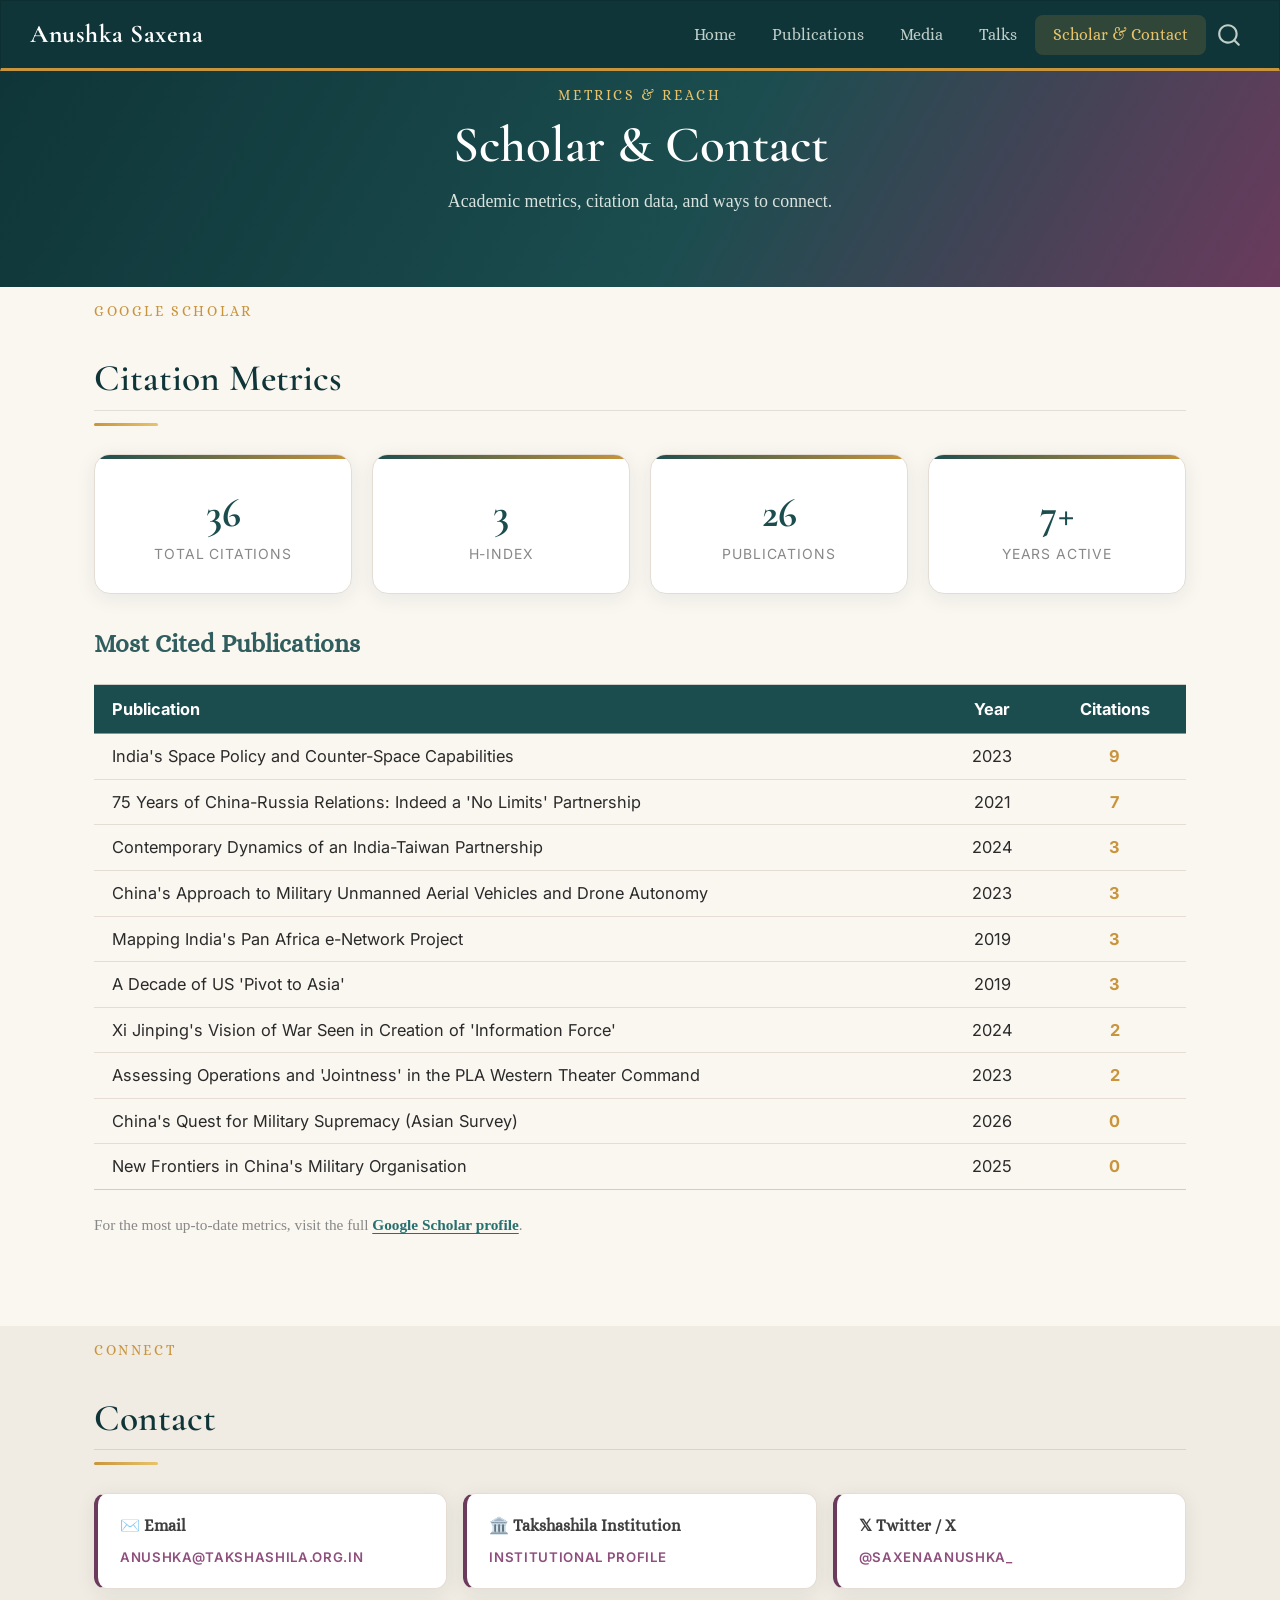
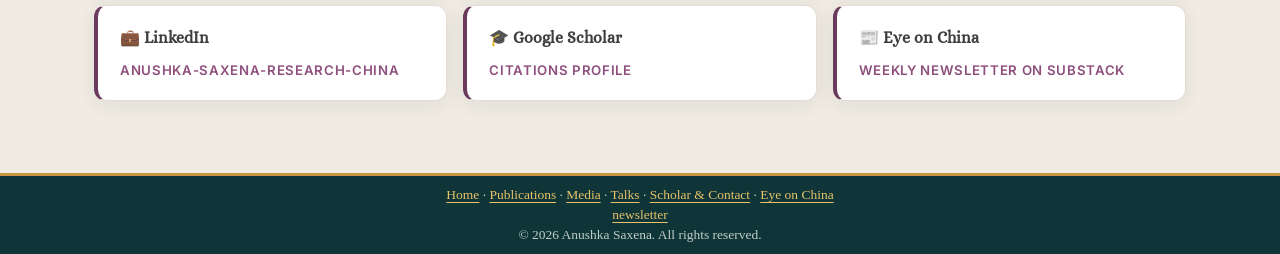
<file: scholar.html>
<!DOCTYPE html>
<html xmlns="http://www.w3.org/1999/xhtml" lang="en" xml:lang="en"><head>

<meta charset="utf-8">
<meta name="generator" content="quarto-1.11.9">

<meta name="viewport" content="width=device-width, initial-scale=1.0, user-scalable=yes">

<meta name="description" content="Google Scholar citation metrics and contact information for Anushka Saxena.">

<title>Scholar &amp; Contact – Anushka Saxena</title>
<style>
/* Default styles provided by pandoc.
** See https://pandoc.org/MANUAL.html#variables-for-html for config info.
*/
span.smallcaps{font-variant: small-caps;}
div.columns{display: flex; gap: 1.5em;}
div.column{flex: auto;}
@media screen {
div.columns{gap: min(4vw, 1.5em);}
div.column{overflow-x: auto;}
}
div.hanging-indent{margin-left: 1.5em; text-indent: -1.5em;}
ul.task-list{list-style: none;}
ul.task-list li input[type="checkbox"] {
  width: 0.8em;
  margin: 0 0.8em 0.2em -1em; /* quarto-specific, see https://github.com/quarto-dev/quarto-cli/issues/4556 */ 
  vertical-align: middle;
}
</style>


<script src="site_libs/quarto-nav/quarto-nav.js"></script>
<script src="site_libs/quarto-nav/headroom.min.js"></script>
<script src="site_libs/clipboard/clipboard.min.js"></script>
<script src="site_libs/quarto-search/autocomplete.umd.js"></script>
<script src="site_libs/quarto-search/fuse.min.js"></script>
<script src="site_libs/quarto-search/quarto-search.js"></script>
<meta name="quarto:offset" content="./">
<link href="./assets/favicon.png" rel="icon" type="image/png">
<script src="site_libs/quarto-html/quarto.js" type="module"></script>
<script src="site_libs/quarto-html/tabsets/tabsets.js" type="module"></script>
<script src="site_libs/quarto-html/scrollable-regions/scrollable-regions.js" type="module"></script>
<script src="site_libs/quarto-html/popper.min.js"></script>
<script src="site_libs/quarto-html/tippy.umd.min.js"></script>
<script src="site_libs/quarto-html/anchor.min.js"></script>
<link href="site_libs/quarto-html/tippy.css" rel="stylesheet">
<link href="site_libs/quarto-html/quarto-syntax-highlighting-63b5708e65d6cd79cd7618c58d0c21e7.css" rel="stylesheet" id="quarto-text-highlighting-styles">
<script src="site_libs/bootstrap/bootstrap.min.js"></script>
<link href="site_libs/bootstrap/bootstrap-icons.css" rel="stylesheet">
<link href="site_libs/bootstrap/bootstrap-dee13b75c9d955c83fed9f02a4a6c469.min.css" rel="stylesheet" append-hash="true" id="quarto-bootstrap" data-mode="light">
<script id="quarto-search-options" type="application/json">{
  "location": "navbar",
  "copy-button": false,
  "collapse-after": 3,
  "panel-placement": "end",
  "type": "overlay",
  "limit": 50,
  "keyboard-shortcut": [
    "f",
    "/",
    "s"
  ],
  "show-item-context": false,
  "language": {
    "search-no-results-text": "No results",
    "search-matching-documents-text": "matching documents",
    "search-copy-link-title": "Copy link to search",
    "search-hide-matches-text": "Hide additional matches",
    "search-more-match-text": "more match in this document",
    "search-more-matches-text": "more matches in this document",
    "search-clear-button-title": "Clear",
    "search-text-placeholder": "",
    "search-detached-cancel-button-title": "Cancel",
    "search-submit-button-title": "Submit",
    "search-label": "Search"
  }
}</script>
<script type="application/ld+json">
{
  "@context": "https://schema.org",
  "@type": "Person",
  "name": "Anushka Saxena",
  "url": "https://anushkasaxena.com",
  "image": "https://anushkasaxena.com/assets/anushka-photo.jpg",
  "jobTitle": "Staff Research Analyst",
  "worksFor": {
    "@type": "Organization",
    "name": "The Takshashila Institution",
    "url": "https://takshashila.org.in"
  },
  "alumniOf": [
    { "@type": "CollegeOrUniversity", "name": "O.P. Jindal Global University" },
    { "@type": "CollegeOrUniversity", "name": "Lady Shri Ram College for Women, University of Delhi" }
  ],
  "knowsAbout": ["Chinese military affairs", "People's Liberation Army", "China-Taiwan relations", "India's foreign policy", "Indo-Pacific security"],
  "sameAs": [
    "https://x.com/SaxenaAnushka_",
    "https://www.linkedin.com/in/anushka-saxena-research-china/",
    "https://scholar.google.com/citations?user=vMQPQUsAAAAJ",
    "https://eyeonchina.substack.com",
    "https://takshashila.org.in/content/team/anushka-saxena.html"
  ]
}
</script>


<link rel="stylesheet" href="custom.css">
<meta property="og:title" content="Scholar &amp; Contact">
<meta property="og:description" content="Google Scholar citation metrics and contact information for Anushka Saxena.">
<meta property="og:image" content="https://anushkasaxena.com/assets/anushka-photo.jpg">
<meta property="og:site_name" content="Anushka Saxena">
<meta property="og:image:height" content="566">
<meta property="og:image:width" content="566">
<meta name="twitter:title" content="Scholar &amp; Contact">
<meta name="twitter:description" content="Google Scholar citation metrics and contact information for Anushka Saxena.">
<meta name="twitter:image" content="https://anushkasaxena.com/assets/anushka-photo.jpg">
<meta name="twitter:creator" content="@SaxenaAnushka_">
<meta name="twitter:card" content="summary_large_image">
</head>

<body class="nav-fixed fullcontent quarto-light"><a id="quarto-skip-link" class="visually-hidden-focusable" href="#quarto-content">Skip to main content</a>

<div id="quarto-search-results"></div>
  <header id="quarto-header" class="headroom fixed-top">
    <nav class="navbar navbar-expand-lg " data-bs-theme="dark" aria-label="Site">
      <div class="navbar-container container-fluid">
      <div class="navbar-brand-container mx-auto">
    <a class="navbar-brand" href="./index.html">
    <span class="navbar-title">Anushka Saxena</span>
    </a>
  </div>
          <button class="navbar-toggler" type="button" data-bs-toggle="collapse" data-bs-target="#navbarCollapse" aria-controls="navbarCollapse" aria-expanded="false" aria-label="Toggle navigation" onclick="if (window.quartoToggleHeadroom) { window.quartoToggleHeadroom(); }">
  <span class="navbar-toggler-icon"></span>
</button>
          <div class="collapse navbar-collapse" id="navbarCollapse">
            <ul class="navbar-nav navbar-nav-scroll ms-auto">
  <li class="nav-item">
    <a class="nav-link" href="./index.html"> 
<span class="menu-text">Home</span></a>
  </li>  
  <li class="nav-item">
    <a class="nav-link" href="./publications.html"> 
<span class="menu-text">Publications</span></a>
  </li>  
  <li class="nav-item">
    <a class="nav-link" href="./media.html"> 
<span class="menu-text">Media</span></a>
  </li>  
  <li class="nav-item">
    <a class="nav-link" href="./talks.html"> 
<span class="menu-text">Talks</span></a>
  </li>  
  <li class="nav-item">
    <a class="nav-link active" href="./scholar.html" aria-current="page"> 
<span class="menu-text">Scholar &amp; Contact</span></a>
  </li>  
</ul>
          </div> <!-- /navcollapse -->
            <div class="quarto-navbar-tools">
</div>
            <div id="quarto-search" class="" title="Search"></div>
      </div> <!-- /container-fluid -->
    </nav>
</header>
<!-- content -->
<div id="quarto-content" class="quarto-container page-layout-custom page-navbar" tabindex="-1">
<!-- sidebar -->
<!-- margin-sidebar -->
<!-- main -->




<header class="page-hero">
  <div class="section-label">Metrics &amp; Reach</div>
  <h1>Scholar &amp; Contact</h1>
  <p>Academic metrics, citation data, and ways to connect.</p>
</header>

<section class="as-section">
  <div class="as-container">
    <div class="section-label">Google Scholar</div>
    <h2 class="section-title">Citation Metrics</h2>
    <div class="gold-divider"></div>
    <div class="stats-grid">
      <div class="stat-card"><div class="stat-number">36</div><div class="stat-label">Total Citations</div></div>
      <div class="stat-card"><div class="stat-number">3</div><div class="stat-label">h-index</div></div>
      <div class="stat-card"><div class="stat-number">26</div><div class="stat-label">Publications</div></div>
      <div class="stat-card"><div class="stat-number">7+</div><div class="stat-label">Years Active</div></div>
    </div>

    <h3 style="font-family:var(--font-accent); color:var(--teal); margin:36px 0 16px;">Most Cited Publications</h3>
    <div style="overflow-x:auto;">
      
<table class="caption-top table">
<thead>
<tr class="header" style="background:var(--teal); color:#fff; text-align:left;">
<th data-quarto-table-cell-role="th" style="padding: 12px 18px">Publication</th>
<th data-quarto-table-cell-role="th" style="text-align: center; padding: 12px 18px;">Year</th>
<th data-quarto-table-cell-role="th" style="text-align: center; padding: 12px 18px;">Citations</th>
</tr>
</thead>
<tbody>
<tr class="odd">
<td style="padding: 10px 18px; border-bottom: 1px solid var(--border)">India's Space Policy and Counter-Space Capabilities</td>
<td style="text-align: center; padding: 10px 18px; border-bottom: 1px solid var(--border);">2023</td>
<td style="text-align: center; padding: 10px 18px; border-bottom: 1px solid var(--border); color: var(--gold); font-weight: 700;">9</td>
</tr>
<tr class="even">
<td style="padding: 10px 18px; border-bottom: 1px solid var(--border)">75 Years of China-Russia Relations: Indeed a 'No Limits' Partnership</td>
<td style="text-align: center; padding: 10px 18px; border-bottom: 1px solid var(--border);">2021</td>
<td style="text-align: center; padding: 10px 18px; border-bottom: 1px solid var(--border); color: var(--gold); font-weight: 700;">7</td>
</tr>
<tr class="odd">
<td style="padding: 10px 18px; border-bottom: 1px solid var(--border)">Contemporary Dynamics of an India-Taiwan Partnership</td>
<td style="text-align: center; padding: 10px 18px; border-bottom: 1px solid var(--border);">2024</td>
<td style="text-align: center; padding: 10px 18px; border-bottom: 1px solid var(--border); color: var(--gold); font-weight: 700;">3</td>
</tr>
<tr class="even">
<td style="padding: 10px 18px; border-bottom: 1px solid var(--border)">China's Approach to Military Unmanned Aerial Vehicles and Drone Autonomy</td>
<td style="text-align: center; padding: 10px 18px; border-bottom: 1px solid var(--border);">2023</td>
<td style="text-align: center; padding: 10px 18px; border-bottom: 1px solid var(--border); color: var(--gold); font-weight: 700;">3</td>
</tr>
<tr class="odd">
<td style="padding: 10px 18px; border-bottom: 1px solid var(--border)">Mapping India's Pan Africa e-Network Project</td>
<td style="text-align: center; padding: 10px 18px; border-bottom: 1px solid var(--border);">2019</td>
<td style="text-align: center; padding: 10px 18px; border-bottom: 1px solid var(--border); color: var(--gold); font-weight: 700;">3</td>
</tr>
<tr class="even">
<td style="padding: 10px 18px; border-bottom: 1px solid var(--border)">A Decade of US 'Pivot to Asia'</td>
<td style="text-align: center; padding: 10px 18px; border-bottom: 1px solid var(--border);">2019</td>
<td style="text-align: center; padding: 10px 18px; border-bottom: 1px solid var(--border); color: var(--gold); font-weight: 700;">3</td>
</tr>
<tr class="odd">
<td style="padding: 10px 18px; border-bottom: 1px solid var(--border)">Xi Jinping's Vision of War Seen in Creation of 'Information Force'</td>
<td style="text-align: center; padding: 10px 18px; border-bottom: 1px solid var(--border);">2024</td>
<td style="text-align: center; padding: 10px 18px; border-bottom: 1px solid var(--border); color: var(--gold); font-weight: 700;">2</td>
</tr>
<tr class="even">
<td style="padding: 10px 18px; border-bottom: 1px solid var(--border)">Assessing Operations and 'Jointness' in the PLA Western Theater Command</td>
<td style="text-align: center; padding: 10px 18px; border-bottom: 1px solid var(--border);">2023</td>
<td style="text-align: center; padding: 10px 18px; border-bottom: 1px solid var(--border); color: var(--gold); font-weight: 700;">2</td>
</tr>
<tr class="odd">
<td style="padding: 10px 18px; border-bottom: 1px solid var(--border)">China's Quest for Military Supremacy (Asian Survey)</td>
<td style="text-align: center; padding: 10px 18px; border-bottom: 1px solid var(--border);">2026</td>
<td style="text-align: center; padding: 10px 18px; border-bottom: 1px solid var(--border); color: var(--gold); font-weight: 700;">0</td>
</tr>
<tr class="even">
<td style="padding: 10px 18px">New Frontiers in China's Military Organisation</td>
<td style="text-align: center; padding: 10px 18px;">2025</td>
<td style="text-align: center; padding: 10px 18px; color: var(--gold); font-weight: 700;">0</td>
</tr>
</tbody>
</table>

    </div>
    <p style="margin-top:16px; color:var(--text-muted); font-size:0.9rem;">For the most up-to-date metrics, visit the full <a href="https://scholar.google.com/citations?hl=en&amp;user=vMQPQUsAAAAJ" target="_blank" rel="noopener"><strong>Google Scholar profile</strong></a>.</p>
  </div>
</section>

<section class="as-section as-section-alt" id="contact">
  <div class="as-container">
    <div class="section-label">Connect</div>
    <h2 class="section-title">Contact</h2>
    <div class="gold-divider"></div>
    <div class="quotes-grid">
      <a class="quote-card" href="mailto:anushka@takshashila.org.in">
        <h3>✉️ Email</h3>
        <div class="source">anushka@takshashila.org.in</div>
      </a>
      <a class="quote-card" href="https://takshashila.org.in/content/team/anushka-saxena.html" target="_blank" rel="noopener">
        <h3>🏛️ Takshashila Institution</h3>
        <div class="source">Institutional profile</div>
      </a>
      <a class="quote-card" href="https://x.com/saxenaanushka_" target="_blank" rel="noopener">
        <h3>𝕏 Twitter / X</h3>
        <div class="source">@SaxenaAnushka_</div>
      </a>
      <a class="quote-card" href="https://www.linkedin.com/in/anushka-saxena-research-china/" target="_blank" rel="noopener">
        <h3>💼 LinkedIn</h3>
        <div class="source">anushka-saxena-research-china</div>
      </a>
      <a class="quote-card" href="https://scholar.google.com/citations?hl=en&amp;user=vMQPQUsAAAAJ" target="_blank" rel="noopener">
        <h3>🎓 Google Scholar</h3>
        <div class="source">Citations profile</div>
      </a>
      <a class="quote-card" href="https://eyeonchina.substack.com" target="_blank" rel="noopener">
        <h3>📰 Eye on China</h3>
        <div class="source">Weekly newsletter on Substack</div>
      </a>
    </div>
  </div>
</section>




<script id="quarto-html-after-body" type="application/javascript">
  window.document.addEventListener("DOMContentLoaded", function (event) {
    const icon = "";
    const anchorJS = new window.AnchorJS();
    anchorJS.options = {
      placement: 'right',
      icon: icon
    };
    anchorJS.add('.anchored');
    const isCodeAnnotation = (el) => {
      for (const clz of el.classList) {
        if (clz.startsWith('code-annotation-')) {                     
          return true;
        }
      }
      return false;
    }
    const onCopySuccess = function(e) {
      // button target
      const button = e.trigger;
      // don't keep focus
      button.blur();
      // flash "checked"
      button.classList.add('code-copy-button-checked');
      var currentTitle = button.getAttribute("title");
      button.setAttribute("title", "Copied!");
      let tooltip;
      if (window.bootstrap) {
        button.setAttribute("data-bs-toggle", "tooltip");
        button.setAttribute("data-bs-placement", "left");
        button.setAttribute("data-bs-title", "Copied!");
        tooltip = new bootstrap.Tooltip(button, 
          { trigger: "manual", 
            customClass: "code-copy-button-tooltip",
            offset: [0, -8]});
        tooltip.show();    
      }
      setTimeout(function() {
        if (tooltip) {
          tooltip.hide();
          button.removeAttribute("data-bs-title");
          button.removeAttribute("data-bs-toggle");
          button.removeAttribute("data-bs-placement");
        }
        button.setAttribute("title", currentTitle);
        button.classList.remove('code-copy-button-checked');
      }, 1000);
      // clear code selection
      e.clearSelection();
    }
    const getTextToCopy = function(trigger) {
      const outerScaffold = trigger.parentElement.cloneNode(true);
      const codeEl = outerScaffold.querySelector('code');
      for (const childEl of codeEl.children) {
        if (isCodeAnnotation(childEl)) {
          childEl.remove();
        }
      }
      return codeEl.innerText;
    }
    const clipboard = new window.ClipboardJS('.code-copy-button:not([data-in-quarto-modal])', {
      text: getTextToCopy
    });
    clipboard.on('success', onCopySuccess);
    if (window.document.getElementById('quarto-embedded-source-code-modal')) {
      const clipboardModal = new window.ClipboardJS('.code-copy-button[data-in-quarto-modal]', {
        text: getTextToCopy,
        container: window.document.getElementById('quarto-embedded-source-code-modal')
      });
      clipboardModal.on('success', onCopySuccess);
    }
      var localhostRegex = new RegExp(/^(?:http|https):\/\/localhost\:?[0-9]*\//);
      var mailtoRegex = new RegExp(/^mailto:/);
        var filterRegex = new RegExp("https:\/\/anushkasaxena\.com");
      const newWindowLabel = "(opens in a new tab)";
      const newWindowNoteId = "quarto-ext-newwindow-label";
      // Links reference one hidden label through aria-describedby, so the
      // announcement never changes their accessible name.
      var describeNewWindow = (link) => {
        if (!window.document.getElementById(newWindowNoteId)) {
          var newWindowNote = window.document.createElement("span");
          newWindowNote.id = newWindowNoteId;
          newWindowNote.hidden = true;
          newWindowNote.textContent = newWindowLabel;
          window.document.body.appendChild(newWindowNote);
        }
        var describedBy = (link.getAttribute("aria-describedby") || "").split(/\s+/).filter(Boolean);
        if (!describedBy.includes(newWindowNoteId)) {
          describedBy.push(newWindowNoteId);
          link.setAttribute("aria-describedby", describedBy.join(" "));
        }
      }
      var isInternal = (href) => {
          return filterRegex.test(href) || localhostRegex.test(href) || mailtoRegex.test(href);
      }
      // Inspect non-navigation links and adorn them if external
      window.quartoDecorateExternalLinks = function (root) {
     var links = (root || window.document).querySelectorAll('a[href]:not(.nav-link):not(.navbar-brand):not(.toc-action):not(.sidebar-link):not(.sidebar-item-toggle):not(.pagination-link):not(.no-external):not([aria-hidden]):not(.dropdown-item):not(.quarto-navigation-tool):not(.about-link)');
      for (var i=0; i<links.length; i++) {
        const link = links[i];
        if (!isInternal(link.href)) {
          // undo the damage that might have been done by quarto-nav.js in the case of
          // links that we want to consider external
          if (link.dataset.originalHref !== undefined) {
            link.href = link.dataset.originalHref;
          }
            // target, if specified
            link.setAttribute("target", "_blank");
            if (link.getAttribute("rel") === null) {
              link.setAttribute("rel", "noopener");
            }
            describeNewWindow(link);
          if (!link.classList.contains('no-external-icon')) {
          }
        }
      }
      };
      window.quartoDecorateExternalLinks(window.document);
    // Esc closes the popup (WCAG 1.4.13) and focus leaving both trigger and
    // popup closes it (WCAG 2.4.11); tippy handles neither for interactive popups.
    const hideOnEscAndFocusOut = {
      name: 'hideOnEscAndFocusOut',
      defaultValue: true,
      fn(instance) {
        const dismiss = () => {
          // A show scheduled by the trigger delay would otherwise reopen it
          instance.clearDelayTimeouts();
          instance.hide();
        };
        const onKeyDown = (event) => {
          if (event.key !== 'Escape') {
            return;
          }
          // Keep Esc from also reaching page handlers (e.g. reveal.js overview),
          // except an open reveal.js slide menu, which Esc should close too.
          // The menu handles keys only when its keyboard option is on.
          const menuHandlesEsc = window.Reveal?.getPlugin?.('menu')?.isOpen() &&
            window.Reveal.getConfig().menu?.keyboard !== false;
          if (!menuHandlesEsc) {
            event.stopPropagation();
          }
          if (instance.popper.contains(window.document.activeElement)) {
            // Disabled while refocusing so the focus trigger does not reopen it
            instance.disable();
            instance.reference.focus();
            instance.enable();
          }
          dismiss();
        };
        const onFocusOut = (event) => {
          const target = event.relatedTarget;
          if (target && !instance.reference.contains(target) &&
              !instance.popper.contains(target)) {
            dismiss();
          }
        };
        // On the trigger too: a click trigger (code-annotations: select) has no
        // blur handling. Attached for the instance's lifetime so leaving the
        // trigger also cancels a show still pending on the trigger delay.
        instance.reference.addEventListener('focusout', onFocusOut);
        return {
          onShow() {
            window.document.addEventListener('keydown', onKeyDown, true);
            instance.popper.addEventListener('focusout', onFocusOut);
          },
          onHide() {
            window.document.removeEventListener('keydown', onKeyDown, true);
            instance.popper.removeEventListener('focusout', onFocusOut);
          },
          onDestroy() {
            instance.reference.removeEventListener('focusout', onFocusOut);
          },
        };
      },
    };
    function tippyHover(el, contentFn, onTriggerFn, onUntriggerFn) {
      const config = {
        allowHTML: true,
        maxWidth: 500,
        delay: 100,
        arrow: false,
        appendTo: function(el) {
            return el.parentElement;
        },
        interactive: true,
        interactiveBorder: 10,
        theme: 'quarto',
        placement: 'bottom-start',
        plugins: [hideOnEscAndFocusOut],
      };
      if (contentFn) {
        config.content = contentFn;
      }
      if (onTriggerFn) {
        config.onTrigger = onTriggerFn;
      }
      if (onUntriggerFn) {
        config.onUntrigger = onUntriggerFn;
      }
      window.tippy(el, config); 
    }
    const noterefs = window.document.querySelectorAll('a[role="doc-noteref"]');
    for (var i=0; i<noterefs.length; i++) {
      const ref = noterefs[i];
      tippyHover(ref, function() {
        // use id or data attribute instead here
        let href = ref.getAttribute('data-footnote-href') || ref.getAttribute('href');
        try { href = new URL(href).hash; } catch {}
        const id = href.replace(/^#\/?/, "");
        const note = window.document.getElementById(id);
        if (note) {
          return note.innerHTML;
        } else {
          return "";
        }
      });
    }
    const xrefs = window.document.querySelectorAll('a.quarto-xref');
    const processXRef = (id, note) => {
      // Strip column container classes
      const stripColumnClz = (el) => {
        el.classList.remove("page-full", "page-columns");
        if (el.children) {
          for (const child of el.children) {
            stripColumnClz(child);
          }
        }
      }
      stripColumnClz(note)
      if (id === null || id.startsWith('sec-')) {
        // Special case sections, only their first couple elements
        const container = document.createElement("div");
        if (note.children && note.children.length > 2) {
          container.appendChild(note.children[0].cloneNode(true));
          for (let i = 1; i < note.children.length; i++) {
            const child = note.children[i];
            if (child.tagName === "P" && child.innerText === "") {
              continue;
            } else {
              container.appendChild(child.cloneNode(true));
              break;
            }
          }
          if (window.Quarto?.typesetMath) {
            window.Quarto.typesetMath(container);
          }
          return container.innerHTML
        } else {
          if (window.Quarto?.typesetMath) {
            window.Quarto.typesetMath(note);
          }
          return note.innerHTML;
        }
      } else {
        // Remove any anchor links if they are present
        const anchorLink = note.querySelector('a.anchorjs-link');
        if (anchorLink) {
          anchorLink.remove();
        }
        if (window.Quarto?.typesetMath) {
          window.Quarto.typesetMath(note);
        }
        if (note.classList.contains("callout")) {
          return note.outerHTML;
        } else {
          return note.innerHTML;
        }
      }
    }
    for (var i=0; i<xrefs.length; i++) {
      const xref = xrefs[i];
      tippyHover(xref, undefined, function(instance) {
        instance.disable();
        let url = xref.getAttribute('href');
        let hash = undefined; 
        if (url.startsWith('#')) {
          hash = url;
        } else {
          try { hash = new URL(url).hash; } catch {}
        }
        if (hash) {
          const id = hash.replace(/^#\/?/, "");
          const note = window.document.getElementById(id);
          if (note !== null) {
            try {
              const html = processXRef(id, note.cloneNode(true));
              instance.setContent(html);
            } finally {
              instance.enable();
              instance.show();
            }
          } else {
            // See if we can fetch this
            fetch(url.split('#')[0])
            .then(res => res.text())
            .then(html => {
              const parser = new DOMParser();
              const htmlDoc = parser.parseFromString(html, "text/html");
              const note = htmlDoc.getElementById(id);
              if (note !== null) {
                const html = processXRef(id, note);
                instance.setContent(html);
              } 
            }).finally(() => {
              instance.enable();
              instance.show();
            });
          }
        } else {
          // See if we can fetch a full url (with no hash to target)
          // This is a special case and we should probably do some content thinning / targeting
          fetch(url)
          .then(res => res.text())
          .then(html => {
            const parser = new DOMParser();
            const htmlDoc = parser.parseFromString(html, "text/html");
            const note = htmlDoc.querySelector('main.content');
            if (note !== null) {
              // This should only happen for chapter cross references
              // (since there is no id in the URL)
              // remove the first header
              if (note.children.length > 0 && note.children[0].tagName === "HEADER") {
                note.children[0].remove();
              }
              const html = processXRef(null, note);
              instance.setContent(html);
            } 
          }).finally(() => {
            instance.enable();
            instance.show();
          });
        }
      }, function(instance) {
      });
    }
        let selectedAnnoteEl;
        const selectorForAnnotation = ( cell, annotation) => {
          let cellAttr = 'data-code-cell="' + cell + '"';
          let lineAttr = 'data-code-annotation="' +  annotation + '"';
          const selector = 'span[' + cellAttr + '][' + lineAttr + ']';
          return selector;
        }
        const selectCodeLines = (annoteEl) => {
          const doc = window.document;
          const targetCell = annoteEl.getAttribute("data-target-cell");
          const targetAnnotation = annoteEl.getAttribute("data-target-annotation");
          const annoteSpan = window.document.querySelector(selectorForAnnotation(targetCell, targetAnnotation));
          const lines = annoteSpan.getAttribute("data-code-lines").split(",");
          const lineIds = lines.map((line) => {
            return targetCell + "-" + line;
          })
          // Each band is positioned against its own containing block, which is
          // not the offsetParent of the lines, so place it from client rects.
          const placeBand = (band, firstEl, lastEl, codeBlock) => {
            const container = band.offsetParent;
            if (container === null) {
              return;
            }
            const containerRect = container.getBoundingClientRect();
            // Reveal.js scales slides with a transform, so convert client
            // pixels back to the CSS pixels of the container.
            const scale = containerRect.height / container.offsetHeight || 1;
            const firstRect = firstEl.getBoundingClientRect();
            const lastRect = lastEl.getBoundingClientRect();
            const top = (firstRect.top - containerRect.top) / scale - container.clientTop + container.scrollTop;
            const height = (lastRect.bottom - firstRect.top) / scale;
            band.style.top = top - 2 + "px";
            band.style.height = height + 4 + "px";
            if (codeBlock) {
              // Without the copy button wrapper, the containing block is wider
              // than the code block, so span the code block explicitly.
              const blockRect = codeBlock.getBoundingClientRect();
              band.style.left = (blockRect.left - containerRect.left) / scale - container.clientLeft + container.scrollLeft + "px";
              band.style.width = blockRect.width / scale + "px";
            }
          };
          if (lineIds.length > 0) {
            const el = window.document.getElementById(lineIds[0]);
            const lastEl = window.document.getElementById(lineIds[lineIds.length - 1]);
            const parent = el.parentElement.parentElement;
            // cook up a div (if necessary) and position it
            let div = window.document.getElementById("code-annotation-line-highlight");
            if (div === null) {
              div = window.document.createElement("div");
              div.setAttribute("id", "code-annotation-line-highlight");
              div.style.position = 'absolute';
              parent.appendChild(div);
            }
            placeBand(div, el, lastEl, parent.closest("div.sourceCode") || parent);
            let gutterDiv = window.document.getElementById("code-annotation-line-highlight-gutter");
            if (gutterDiv === null) {
              gutterDiv = window.document.createElement("div");
              gutterDiv.setAttribute("id", "code-annotation-line-highlight-gutter");
              gutterDiv.style.position = 'absolute';
              const codeCell = window.document.getElementById(targetCell);
              const gutter = codeCell.querySelector('.code-annotation-gutter');
              gutter.appendChild(gutterDiv);
            }
            placeBand(gutterDiv, el, lastEl);
            selectedAnnoteEl = annoteEl;
          }
        };
        const unselectCodeLines = () => {
          const elementsIds = ["code-annotation-line-highlight", "code-annotation-line-highlight-gutter"];
          elementsIds.forEach((elId) => {
            const div = window.document.getElementById(elId);
            if (div) {
              div.remove();
            }
          });
          selectedAnnoteEl = undefined;
        };
          // Handle positioning of the toggle
      window.addEventListener(
        "resize",
        throttle(() => {
          elRect = undefined;
          if (selectedAnnoteEl) {
            selectCodeLines(selectedAnnoteEl);
          }
        }, 10)
      );
      function throttle(fn, ms) {
      let throttle = false;
      let timer;
        return (...args) => {
          if(!throttle) { // first call gets through
              fn.apply(this, args);
              throttle = true;
          } else { // all the others get throttled
              if(timer) clearTimeout(timer); // cancel #2
              timer = setTimeout(() => {
                fn.apply(this, args);
                timer = throttle = false;
              }, ms);
          }
        };
      }
        // Attach click handler to the DT
        const annoteDls = window.document.querySelectorAll('dt[data-target-cell]');
        for (const annoteDlNode of annoteDls) {
          annoteDlNode.addEventListener('click', (event) => {
            const clickedEl = event.target;
            if (clickedEl !== selectedAnnoteEl) {
              unselectCodeLines();
              const activeEl = window.document.querySelector('dt[data-target-cell].code-annotation-active');
              if (activeEl) {
                activeEl.classList.remove('code-annotation-active');
              }
              selectCodeLines(clickedEl);
              clickedEl.classList.add('code-annotation-active');
            } else {
              // Unselect the line
              unselectCodeLines();
              clickedEl.classList.remove('code-annotation-active');
            }
          });
        }
    const findCites = (el) => {
      const parentEl = el.parentElement;
      if (parentEl) {
        const cites = parentEl.dataset.cites;
        if (cites) {
          return {
            el,
            cites: cites.split(' ')
          };
        } else {
          return findCites(el.parentElement)
        }
      } else {
        return undefined;
      }
    };
    var bibliorefs = window.document.querySelectorAll('a[role="doc-biblioref"]');
    for (var i=0; i<bibliorefs.length; i++) {
      const ref = bibliorefs[i];
      const citeInfo = findCites(ref);
      if (citeInfo) {
        tippyHover(citeInfo.el, function() {
          var popup = window.document.createElement('div');
          citeInfo.cites.forEach(function(cite) {
            var citeDiv = window.document.createElement('div');
            citeDiv.classList.add('hanging-indent');
            citeDiv.classList.add('csl-entry');
            var biblioDiv = window.document.getElementById('ref-' + cite);
            if (biblioDiv) {
              citeDiv.innerHTML = biblioDiv.innerHTML;
            }
            popup.appendChild(citeDiv);
          });
          return popup.innerHTML;
        });
      }
    }
  });
  </script>
  <script type="application/javascript">
  window.quartoScrollableRegionsLabels = {"code":"Scrollable code","output":"Scrollable output"};
  </script>
</div> <!-- /content -->
<footer class="footer">
  <div class="nav-footer">
    <div class="nav-footer-left">
      &nbsp;
    </div>   
    <div class="nav-footer-center">
<p><a href="index.html">Home</a> · <a href="publications.html">Publications</a> · <a href="media.html">Media</a> · <a href="talks.html">Talks</a> · <a href="scholar.html">Scholar &amp; Contact</a> · <a href="https://eyeonchina.substack.com">Eye on China newsletter</a><br> © 2026 Anushka Saxena. All rights reserved.</p>
</div>
    <div class="nav-footer-right">
      &nbsp;
    </div>
  </div>
</footer>




</body></html>
</file>
<file: site_libs/quarto-html/tippy.css>
.tippy-box[data-animation=fade][data-state=hidden]{opacity:0}[data-tippy-root]{max-width:calc(100vw - 10px)}.tippy-box{position:relative;background-color:#333;color:#fff;border-radius:4px;font-size:14px;line-height:1.4;white-space:normal;outline:0;transition-property:transform,visibility,opacity}.tippy-box[data-placement^=top]>.tippy-arrow{bottom:0}.tippy-box[data-placement^=top]>.tippy-arrow:before{bottom:-7px;left:0;border-width:8px 8px 0;border-top-color:initial;transform-origin:center top}.tippy-box[data-placement^=bottom]>.tippy-arrow{top:0}.tippy-box[data-placement^=bottom]>.tippy-arrow:before{top:-7px;left:0;border-width:0 8px 8px;border-bottom-color:initial;transform-origin:center bottom}.tippy-box[data-placement^=left]>.tippy-arrow{right:0}.tippy-box[data-placement^=left]>.tippy-arrow:before{border-width:8px 0 8px 8px;border-left-color:initial;right:-7px;transform-origin:center left}.tippy-box[data-placement^=right]>.tippy-arrow{left:0}.tippy-box[data-placement^=right]>.tippy-arrow:before{left:-7px;border-width:8px 8px 8px 0;border-right-color:initial;transform-origin:center right}.tippy-box[data-inertia][data-state=visible]{transition-timing-function:cubic-bezier(.54,1.5,.38,1.11)}.tippy-arrow{width:16px;height:16px;color:#333}.tippy-arrow:before{content:"";position:absolute;border-color:transparent;border-style:solid}.tippy-content{position:relative;padding:5px 9px;z-index:1}
</file>
<file: site_libs/quarto-html/quarto-syntax-highlighting-63b5708e65d6cd79cd7618c58d0c21e7.css>
/* quarto syntax highlight colors */
:root {
  --quarto-hl-ot-color: #003B4F;
  --quarto-hl-at-color: #657422;
  --quarto-hl-ss-color: #20794D;
  --quarto-hl-an-color: #5E5E5E;
  --quarto-hl-fu-color: #4758AB;
  --quarto-hl-st-color: #20794D;
  --quarto-hl-cf-color: #003B4F;
  --quarto-hl-op-color: #5E5E5E;
  --quarto-hl-er-color: #AD0000;
  --quarto-hl-bn-color: #AD0000;
  --quarto-hl-al-color: #AD0000;
  --quarto-hl-va-color: #111111;
  --quarto-hl-bu-color: inherit;
  --quarto-hl-ex-color: inherit;
  --quarto-hl-pp-color: #AD0000;
  --quarto-hl-in-color: #5E5E5E;
  --quarto-hl-vs-color: #20794D;
  --quarto-hl-wa-color: #5E5E5E;
  --quarto-hl-do-color: #5E5E5E;
  --quarto-hl-im-color: #00769E;
  --quarto-hl-ch-color: #20794D;
  --quarto-hl-dt-color: #AD0000;
  --quarto-hl-fl-color: #AD0000;
  --quarto-hl-co-color: #5E5E5E;
  --quarto-hl-cv-color: #5E5E5E;
  --quarto-hl-cn-color: #8f5902;
  --quarto-hl-sc-color: #5E5E5E;
  --quarto-hl-dv-color: #AD0000;
  --quarto-hl-kw-color: #003B4F;
}

/* other quarto variables */
:root {
  --quarto-font-monospace: SFMono-Regular, Menlo, Monaco, Consolas, "Liberation Mono", "Courier New", monospace;
}

/* syntax highlight based on Pandoc's rules */
pre > code.sourceCode > span {
  color: #003B4F;
}

code.sourceCode > span {
  color: #003B4F;
}

div.sourceCode,
div.sourceCode pre.sourceCode {
  color: #003B4F;
}

/* Normal */
code span {
  color: #003B4F;
}

/* Alert */
code span.al {
  color: #AD0000;
  font-style: inherit;
}

/* Annotation */
code span.an {
  color: #5E5E5E;
  font-style: inherit;
}

/* Attribute */
code span.at {
  color: #657422;
  font-style: inherit;
}

/* BaseN */
code span.bn {
  color: #AD0000;
  font-style: inherit;
}

/* BuiltIn */
code span.bu {
  font-style: inherit;
}

/* ControlFlow */
code span.cf {
  color: #003B4F;
  font-weight: bold;
  font-style: inherit;
}

/* Char */
code span.ch {
  color: #20794D;
  font-style: inherit;
}

/* Constant */
code span.cn {
  color: #8f5902;
  font-style: inherit;
}

/* Comment */
code span.co {
  color: #5E5E5E;
  font-style: inherit;
}

/* CommentVar */
code span.cv {
  color: #5E5E5E;
  font-style: italic;
}

/* Documentation */
code span.do {
  color: #5E5E5E;
  font-style: italic;
}

/* DataType */
code span.dt {
  color: #AD0000;
  font-style: inherit;
}

/* DecVal */
code span.dv {
  color: #AD0000;
  font-style: inherit;
}

/* Error */
code span.er {
  color: #AD0000;
  font-style: inherit;
}

/* Extension */
code span.ex {
  font-style: inherit;
}

/* Float */
code span.fl {
  color: #AD0000;
  font-style: inherit;
}

/* Function */
code span.fu {
  color: #4758AB;
  font-style: inherit;
}

/* Import */
code span.im {
  color: #00769E;
  font-style: inherit;
}

/* Information */
code span.in {
  color: #5E5E5E;
  font-style: inherit;
}

/* Keyword */
code span.kw {
  color: #003B4F;
  font-weight: bold;
  font-style: inherit;
}

/* Operator */
code span.op {
  color: #5E5E5E;
  font-style: inherit;
}

/* Other */
code span.ot {
  color: #003B4F;
  font-style: inherit;
}

/* Preprocessor */
code span.pp {
  color: #AD0000;
  font-style: inherit;
}

/* SpecialChar */
code span.sc {
  color: #5E5E5E;
  font-style: inherit;
}

/* SpecialString */
code span.ss {
  color: #20794D;
  font-style: inherit;
}

/* String */
code span.st {
  color: #20794D;
  font-style: inherit;
}

/* Variable */
code span.va {
  color: #111111;
  font-style: inherit;
}

/* VerbatimString */
code span.vs {
  color: #20794D;
  font-style: inherit;
}

/* Warning */
code span.wa {
  color: #5E5E5E;
  font-style: italic;
}

.prevent-inlining {
  content: "</";
}

/*# sourceMappingURL=054cc16b9e9817627be6994582d2ffb5.css.map */
</file>
<file: custom.css>
/* ===== ANUSHKA SAXENA — component styles (ported from original site) ===== */

:root {
  --teal: #1b4d4f;
  --teal-light: #26706e;
  --teal-dark: #0f3538;
  --gold: #c9953c;
  --gold-light: #e8c36a;
  --gold-pale: #fdf5e6;
  --plum: #6b3a5d;
  --plum-light: #8e4f7d;
  --cream: #faf6f0;
  --blush: #f8ece4;
  --text: #2a2a2a;
  --text-light: #555;
  --text-muted: #888;
  --white: #ffffff;
  --border: #e5ddd4;
  --bg-alt: #f0ebe3;
  --card-shadow: 0 4px 20px rgba(27,77,79,0.08);
  --card-hover: 0 12px 40px rgba(27,77,79,0.15);
  --transition: 0.3s ease;
  --font-heading: 'Cormorant Garamond', 'Alice', Georgia, serif;
  --font-accent: 'Alice', Georgia, serif;
  --font-body: 'Inter', -apple-system, sans-serif;
}

.as-container { max-width: 1140px; margin: 0 auto; padding: 0 24px; }
.as-section { padding: 72px 0; }
.as-section-alt { background: var(--bg-alt); }

/* Section headers */
.section-label {
  font-family: var(--font-accent);
  font-size: 0.85rem; letter-spacing: 0.18em;
  text-transform: uppercase; color: var(--gold);
  margin-bottom: 8px;
}
.section-title {
  font-family: var(--font-heading);
  font-size: 2.2rem; color: var(--teal-dark);
  margin-bottom: 8px;
}
.gold-divider {
  width: 64px; height: 3px;
  background: linear-gradient(90deg, var(--gold), var(--gold-light));
  border-radius: 2px; margin: 12px 0 28px;
}

/* Page hero band */
.page-hero {
  background: linear-gradient(120deg, var(--teal-dark) 0%, var(--teal) 55%, var(--plum) 100%);
  color: #fff; text-align: center;
  padding: 84px 24px 72px;
}
.page-hero h1 {
  font-family: var(--font-heading);
  font-size: 3rem; color: #fff; margin: 8px 0 12px;
}
.page-hero p { max-width: 720px; margin: 0 auto; color: #d8e2de; font-size: 1.05rem; }
.page-hero .section-label { color: var(--gold-light); }

/* Home hero */
.home-hero {
  background: linear-gradient(120deg, var(--teal-dark) 0%, var(--teal) 55%, var(--plum) 100%);
  color: #fff; padding: 84px 24px;
}
.home-hero-grid {
  max-width: 1140px; margin: 0 auto;
  display: grid; grid-template-columns: 1.4fr 1fr; gap: 48px; align-items: center;
}
.hero-badge {
  display: inline-block; padding: 6px 16px; border-radius: 50px;
  background: rgba(201,149,60,0.2); border: 1px solid var(--gold);
  color: var(--gold-light); font-family: var(--font-accent);
  font-size: 0.85rem; margin-bottom: 16px;
}
.home-hero h1 {
  font-family: var(--font-heading); font-size: 3.4rem;
  color: #fff; margin: 0 0 16px; line-height: 1.15;
}
.home-hero h1 .highlight { color: var(--gold-light); }
.hero-subtitle { color: #d8e2de; font-size: 1.08rem; line-height: 1.7; margin-bottom: 24px; }
.hero-cta { display: flex; gap: 14px; flex-wrap: wrap; }
.btn-gold {
  display: inline-block; padding: 12px 26px; border-radius: 10px;
  background: var(--gold); color: var(--teal-dark) !important;
  font-family: var(--font-accent); font-weight: 600;
  transition: all var(--transition); text-decoration: none;
}
.btn-gold:hover { background: var(--gold-light); transform: translateY(-2px); }
.btn-ghost {
  display: inline-block; padding: 12px 26px; border-radius: 10px;
  border: 1.5px solid rgba(255,255,255,0.5); color: #fff !important;
  font-family: var(--font-accent); transition: all var(--transition); text-decoration: none;
}
.btn-ghost:hover { border-color: var(--gold-light); color: var(--gold-light) !important; }

.hero-photo-card {
  background: rgba(255,255,255,0.07); border: 1px solid rgba(255,255,255,0.15);
  border-radius: 20px; padding: 28px; text-align: center; backdrop-filter: blur(6px);
}
.hero-photo-card img {
  width: 180px; height: 180px; object-fit: cover;
  border-radius: 50%; border: 4px solid var(--gold);
  margin: 0 auto 16px;
}
.hero-photo-card h3 { font-family: var(--font-heading); color: #fff; margin: 0 0 4px; }
.hero-photo-card p { color: #c0cec8; font-size: 0.9rem; margin: 0 0 18px; }
.hero-stats { display: flex; justify-content: center; gap: 28px; }
.hero-stats .stat b {
  display: block; font-family: var(--font-heading);
  font-size: 1.6rem; color: var(--gold-light);
}
.hero-stats .stat span { font-size: 0.78rem; color: #c0cec8; text-transform: uppercase; letter-spacing: 0.05em; }

/* Publication list cards */
.pub-card {
  display: flex; align-items: center; gap: 18px;
  background: var(--white); border: 1px solid var(--border);
  border-radius: 14px; padding: 18px 22px; margin-bottom: 12px;
  box-shadow: var(--card-shadow); transition: all var(--transition);
}
.pub-card:hover { transform: translateX(4px); box-shadow: var(--card-hover); border-color: var(--gold); }
.pub-number {
  flex: 0 0 auto; width: 40px; height: 40px; border-radius: 50%;
  background: var(--teal); color: #fff;
  display: flex; align-items: center; justify-content: center;
  font-family: var(--font-accent); font-size: 0.85rem;
}
.pub-info { flex: 1; min-width: 0; }
.pub-info h3 {
  font-family: var(--font-accent); font-size: 1rem;
  margin: 0 0 4px; line-height: 1.45;
}
.pub-info h3 a { color: var(--text); text-decoration: none; }
.pub-info h3 a:hover { color: var(--teal-light); }
.pub-meta { font-size: 0.78rem; color: var(--text-muted); text-transform: uppercase; letter-spacing: 0.05em; }
.pub-meta .year { color: var(--gold); font-weight: 600; margin-left: 8px; }

/* Filter input */
.as-filter {
  display: flex; align-items: center; gap: 10px;
  background: var(--white); border: 1px solid var(--border);
  border-radius: 12px; padding: 12px 18px; margin: 0 0 24px;
  box-shadow: var(--card-shadow);
}
.as-filter input {
  border: none; outline: none; flex: 1;
  font-family: var(--font-body); font-size: 0.95rem;
  background: transparent; color: var(--text);
}

/* Media cards */
.media-grid { display: grid; grid-template-columns: repeat(auto-fill, minmax(320px, 1fr)); gap: 24px; }
.media-card {
  background: var(--white); border-radius: 16px; overflow: hidden;
  box-shadow: var(--card-shadow); border: 1px solid var(--border);
  transition: all var(--transition); display: block; color: inherit; text-decoration: none;
}
.media-card:hover { transform: translateY(-4px); box-shadow: var(--card-hover); }
.media-thumb {
  height: 180px; position: relative; overflow: hidden;
  background: linear-gradient(135deg, var(--teal-dark), var(--plum));
  display: flex; align-items: center; justify-content: center;
}
.media-thumb img.thumb-img { position: absolute; inset: 0; width: 100%; height: 100%; object-fit: cover; }
.media-thumb::after {
  content: ""; position: absolute; inset: 0;
  background: linear-gradient(180deg, rgba(0,0,0,0.05) 0%, rgba(0,0,0,0.4) 100%);
}
.play-icon {
  width: 56px; height: 56px; border-radius: 50%;
  background: rgba(201,149,60,0.35); border: 2px solid rgba(201,149,60,0.6);
  color: #fff; font-size: 1.3rem;
  display: flex; align-items: center; justify-content: center;
  position: relative; z-index: 2; transition: all var(--transition);
}
.media-card:hover .play-icon { background: rgba(201,149,60,0.6); transform: scale(1.08); }
.type-badge {
  position: absolute; top: 12px; right: 12px; z-index: 2;
  padding: 4px 14px; border-radius: 50px;
  font-family: var(--font-accent); font-size: 0.72rem;
  text-transform: uppercase; letter-spacing: 0.06em;
}
.type-badge.video { background: var(--gold); color: var(--teal-dark); }
.type-badge.podcast { background: var(--plum); color: #fff; }
.media-body { padding: 18px 20px; }
.media-body h3 { font-family: var(--font-accent); font-size: 0.95rem; color: var(--text); line-height: 1.5; margin: 0 0 6px; }
.media-body .source { font-size: 0.78rem; color: var(--text-muted); text-transform: uppercase; letter-spacing: 0.04em; }

/* Quote cards */
.quotes-grid { display: grid; grid-template-columns: repeat(auto-fill, minmax(320px, 1fr)); gap: 16px; }
.quote-card {
  display: block; background: var(--white);
  border: 1px solid var(--border); border-left: 4px solid var(--plum);
  border-radius: 12px; padding: 20px 22px;
  box-shadow: var(--card-shadow); transition: all var(--transition);
  color: inherit; text-decoration: none;
}
.quote-card:hover { transform: translateY(-3px); box-shadow: var(--card-hover); border-left-color: var(--gold); }
.quote-card h3 { font-family: var(--font-accent); font-size: 0.95rem; color: var(--text); line-height: 1.5; margin: 0 0 10px; }
.quote-card .source { font-size: 0.78rem; color: var(--plum-light); text-transform: uppercase; letter-spacing: 0.05em; font-weight: 600; }

/* Talk cards */
.talks-grid { display: grid; grid-template-columns: repeat(auto-fill, minmax(320px, 1fr)); gap: 24px; }
.talk-card {
  background: var(--white); border-radius: 16px; overflow: hidden;
  box-shadow: var(--card-shadow); border: 1px solid var(--border);
  transition: all var(--transition);
}
.talk-card:hover { transform: translateY(-4px); box-shadow: var(--card-hover); }
.talk-photo {
  height: 200px; position: relative; overflow: hidden;
  background: linear-gradient(135deg, var(--teal-dark), var(--plum));
}
.talk-photo img { width: 100%; height: 100%; object-fit: cover; transition: transform var(--transition); }
.talk-card:hover .talk-photo img { transform: scale(1.04); }
.talk-badge {
  position: absolute; top: 12px; right: 12px; z-index: 1;
  padding: 4px 14px; border-radius: 50px;
  background: var(--gold); color: var(--teal-dark);
  font-family: var(--font-accent); font-size: 0.72rem;
  text-transform: uppercase; letter-spacing: 0.06em;
}
.talk-body { padding: 20px; }
.talk-meta { font-size: 0.78rem; color: var(--text-muted); text-transform: uppercase; letter-spacing: 0.04em; margin-bottom: 8px; }
.talk-meta .talk-venue { color: var(--teal); font-weight: 600; }
.talk-body h3 { font-family: var(--font-accent); font-size: 1.02rem; color: var(--text); line-height: 1.45; margin: 0 0 8px; }
.talk-body p { font-size: 0.9rem; color: var(--text-light); line-height: 1.6; margin: 0; }
.talk-card.placeholder { border-style: dashed; opacity: 0.75; }

/* Stat cards */
.stats-grid { display: grid; grid-template-columns: repeat(auto-fit, minmax(200px, 1fr)); gap: 20px; }
.stat-card {
  background: var(--white); border-radius: 16px; padding: 28px 20px;
  text-align: center; border: 1px solid var(--border);
  box-shadow: var(--card-shadow); position: relative; overflow: hidden;
}
.stat-card::before {
  content: ""; position: absolute; top: 0; left: 0; right: 0; height: 4px;
  background: linear-gradient(90deg, var(--teal), var(--gold));
}
.stat-card .stat-number { font-family: var(--font-heading); font-size: 2.4rem; color: var(--teal); font-weight: 700; }
.stat-card .stat-label { font-size: 0.82rem; color: var(--text-muted); text-transform: uppercase; letter-spacing: 0.06em; }

/* Research cards */
.research-grid { display: grid; grid-template-columns: repeat(auto-fill, minmax(320px, 1fr)); gap: 24px; }
.research-card {
  background: var(--white); border-radius: 16px; padding: 28px;
  border: 1px solid var(--border); box-shadow: var(--card-shadow);
  transition: all var(--transition);
}
.research-card:hover { transform: translateY(-4px); box-shadow: var(--card-hover); border-color: var(--gold); }
.research-icon { font-size: 2rem; margin-bottom: 14px; }
.research-card h3 { font-family: var(--font-accent); font-size: 1.1rem; color: var(--teal-dark); margin: 0 0 10px; }
.research-card p { font-size: 0.92rem; color: var(--text-light); line-height: 1.65; margin: 0; }

/* Timeline */
.timeline { max-width: 760px; }
.timeline-item { display: flex; gap: 20px; }
.timeline-marker { display: flex; flex-direction: column; align-items: center; }
.timeline-dot {
  width: 14px; height: 14px; border-radius: 50%;
  background: var(--gold); border: 3px solid var(--teal);
  flex: 0 0 auto; margin-top: 6px;
}
.timeline-line { width: 2px; flex: 1; background: var(--border); }
.timeline-content { padding-bottom: 32px; }
.timeline-content h4 { font-family: var(--font-accent); font-size: 1.08rem; color: var(--teal-dark); margin: 0 0 2px; }
.timeline-content .org { color: var(--plum); font-size: 0.9rem; font-weight: 600; }
.timeline-content .period { color: var(--gold); font-size: 0.8rem; text-transform: uppercase; letter-spacing: 0.06em; margin-bottom: 6px; }
.timeline-content p { font-size: 0.92rem; color: var(--text-light); margin: 6px 0 0; }

/* Newsletter CTA band */
.cta-band {
  background: linear-gradient(120deg, var(--teal) 0%, var(--plum) 100%);
  border-radius: 20px; padding: 44px 36px; color: #fff;
  display: flex; align-items: center; justify-content: space-between;
  gap: 24px; flex-wrap: wrap;
}
.cta-band h2 { font-family: var(--font-heading); color: #fff; margin: 0 0 6px; font-size: 1.8rem; }
.cta-band p { color: #d8e2de; margin: 0; max-width: 540px; }

/* Load more */
.load-more-wrap { text-align: center; margin-top: 28px; }
.load-more {
  padding: 12px 32px; border-radius: 10px; border: 1.5px solid var(--teal);
  background: transparent; color: var(--teal);
  font-family: var(--font-accent); font-size: 0.95rem; cursor: pointer;
  transition: all var(--transition);
}
.load-more:hover { background: var(--teal); color: #fff; }
.hidden { display: none; }

@media (max-width: 860px) {
  .home-hero-grid { grid-template-columns: 1fr; }
  .home-hero h1 { font-size: 2.5rem; }
  .page-hero h1 { font-size: 2.3rem; }
}

/* Publications toggle */
.pub-toggle { display: inline-flex; gap: 4px; padding: 4px; margin-bottom: 36px; border: 1px solid var(--gold); border-radius: 999px; flex-wrap: wrap; }
.pub-toggle button { border: 0; background: transparent; padding: 8px 20px; border-radius: 999px; font: inherit; font-weight: 600; cursor: pointer; color: inherit; }
.pub-toggle button.active { background: var(--gold); color: #fff; }
.pub-panel[hidden] { display: none; }
</file>
